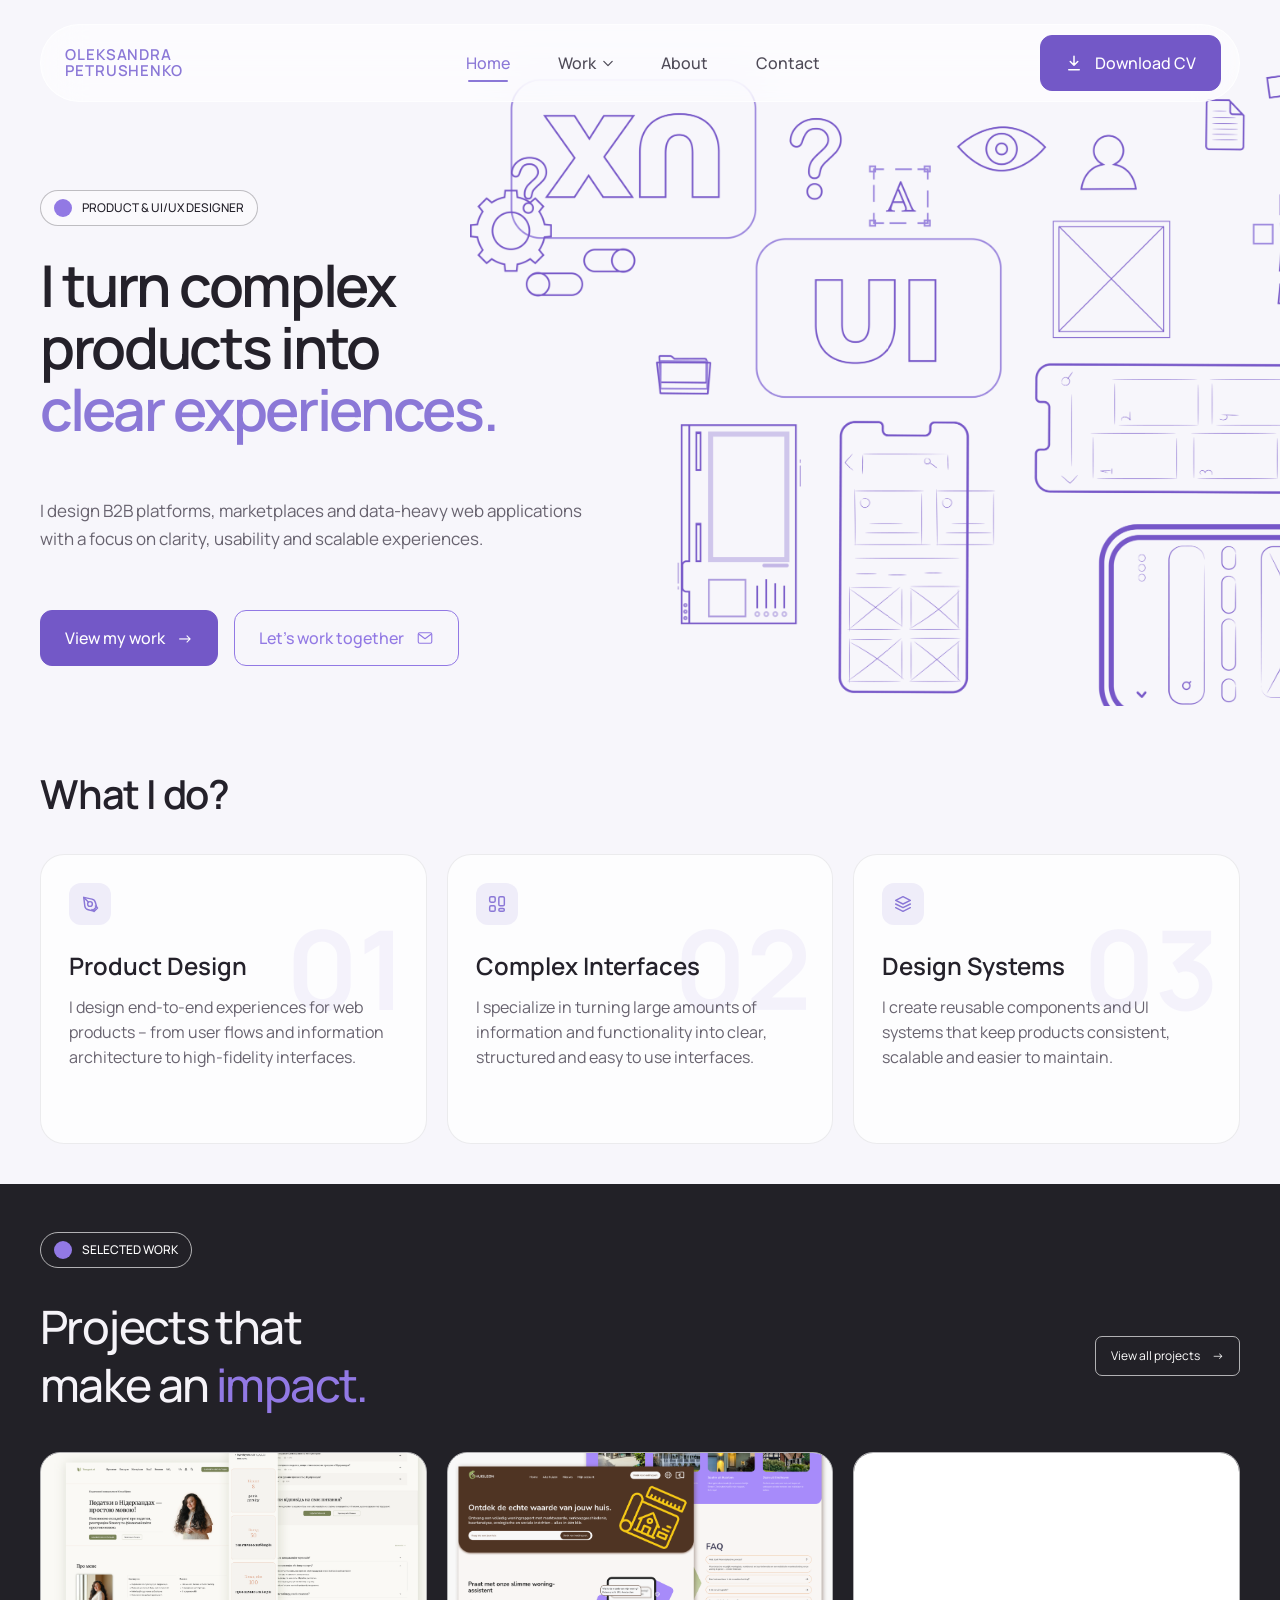
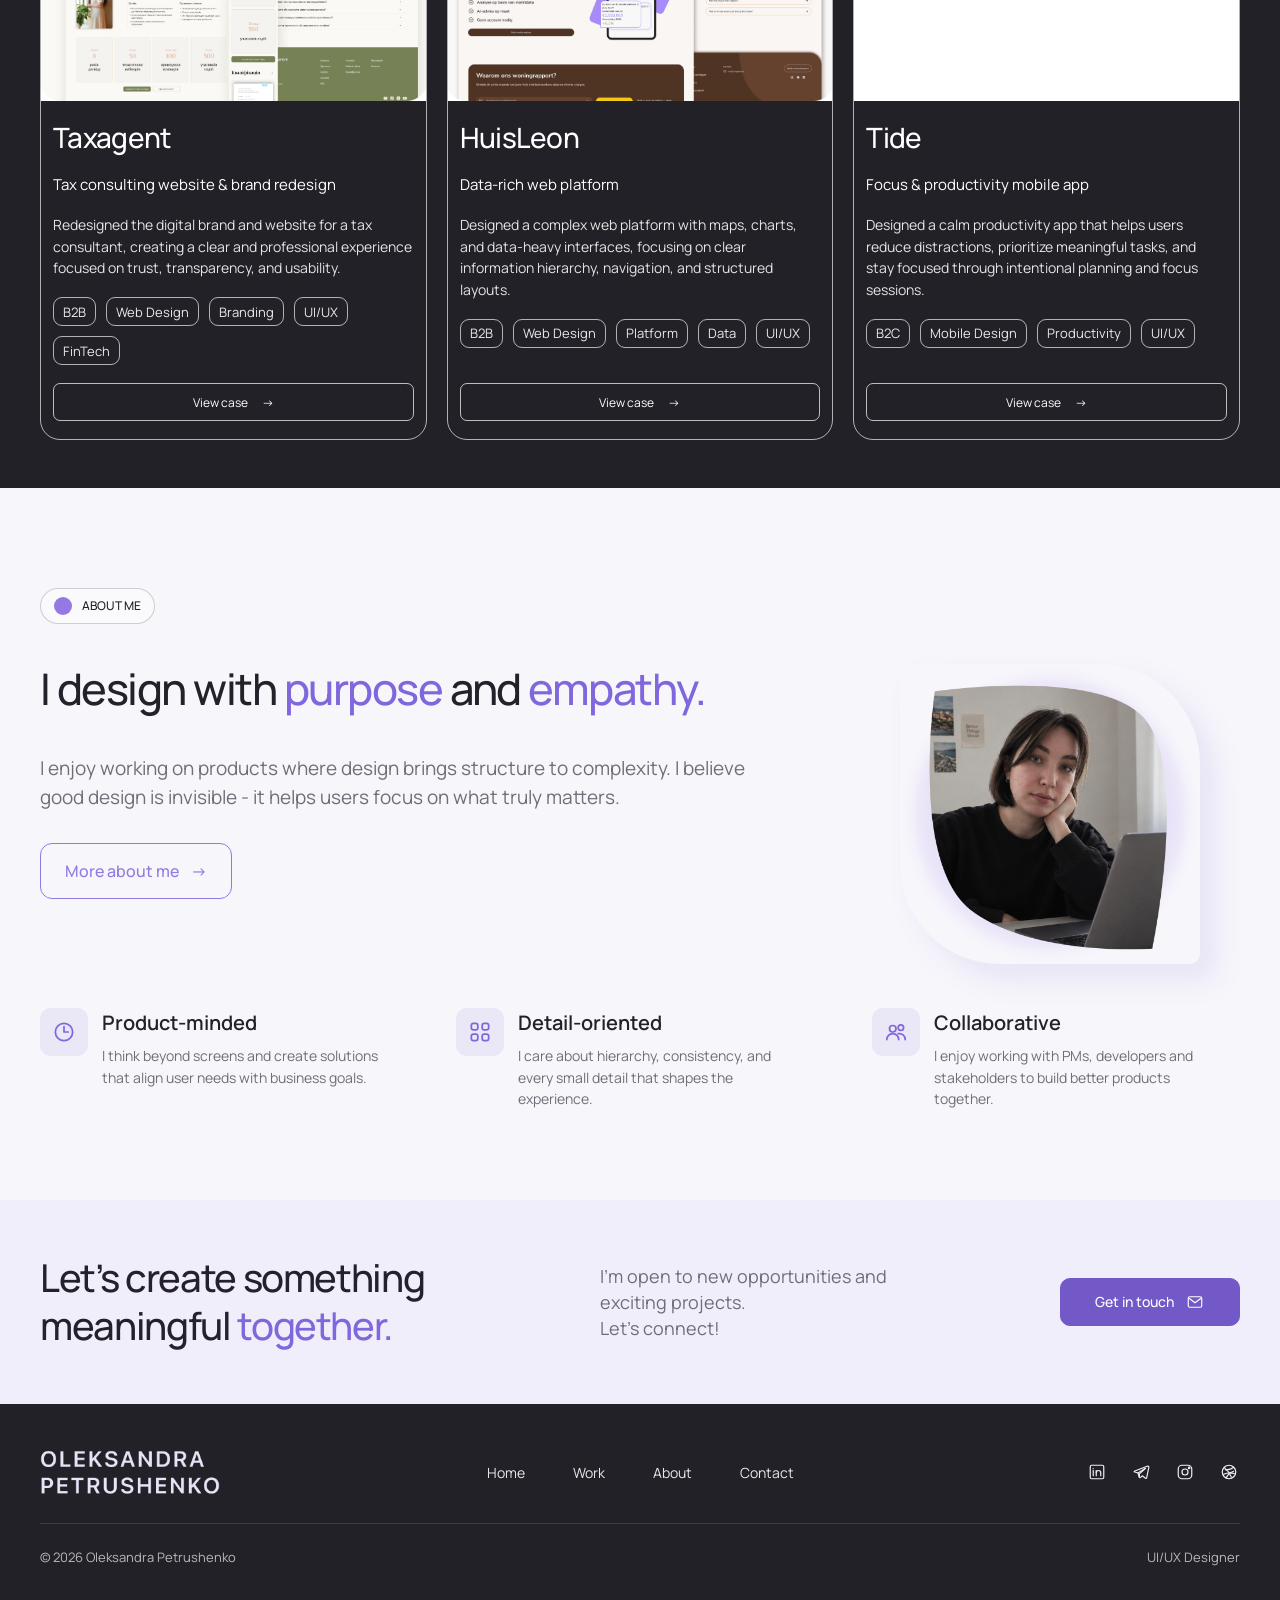
<file: index.html>
<!DOCTYPE html>
<html lang="en-US">
<head>

    <meta charset="UTF-8">

    <meta name="viewport" content="width=device-width, initial-scale=1">
    <meta name="robots" content="max-image-preview:large">
    <title>Oleksandra Petrushenko – Product Designer • UI/UX Designer</title>

    <link rel="canonical" href="/">

    <link rel="icon" href="/wp-content/uploads/2026/10/mini-logo-150x150.png" sizes="32x32">
    <link rel="icon" href="/wp-content/uploads/2026/10/mini-logo-300x300.png" sizes="192x192">
    <link rel="apple-touch-icon" href="/wp-content/uploads/2026/10/mini-logo-300x300.png">
    <meta name="msapplication-TileImage" content="/wp-content/uploads/2026/10/mini-logo-300x300.png">

    <!-- Hide preloader when JavaScript is disabled -->
    <noscript>
        <style>
            .op-preloader {
                display: none !important;
            }
        </style>
    </noscript>

    <link rel="stylesheet" href="/css/style.css">
</head>

<body>


<!-- PRELOADER -->
<div class="op-preloader" aria-hidden="true">

    <span class="op-preloader__top">
        PORTFOLIO / 2026
    </span>

    <div class="op-preloader__content">

        <div class="op-preloader__monogram">
            OP<span>.</span>
        </div>

        <div class="op-preloader__divider"></div>

        <div class="op-preloader__name">
            OLEKSANDRA PETRUSHENKO
        </div>

        <div class="op-preloader__role">
            UI/UX & PRODUCT DESIGN
        </div>

        <div class="op-preloader__progress">
            <span></span>
        </div>

    </div>

    <span class="op-preloader__bottom">
        DESIGN WITH INTENTION
    </span>

</div>


<!-- ===== HEADER ===== -->

<div class="op-header">

    <div class="op-header__inner">

        <!-- LOGO -->

        <a class="op-logo" href="/">
            <span>OLEKSANDRA</span>
            <span>PETRUSHENKO</span>
        </a>


        <!-- DESKTOP NAVIGATION -->

        <nav class="op-nav">
            <a class="op-nav__link op-nav__link--active" href="/">Home</a>

            <div class="op-nav-dropdown">
                <a class="op-nav__link op-nav-dropdown__trigger" href="/work/">
                    Work

                    <svg class="op-nav-dropdown__arrow"
                         viewBox="0 0 12 8"
                         aria-hidden="true">
                        <path d="M1 1.5L6 6.5L11 1.5"/>
                    </svg>
                </a>

                <div class="op-nav-dropdown__menu">
                    <a href="/linkplanner/">LinkPlanner</a>
                    <a href="/huisleon/">HuisLeon</a>
                    <a href="/taxagent/">Taxagent</a>
                    <a href="/ai-landing/">AI Chat</a>
                    <a href="/tide/">Tide</a>
                </div>
            </div>

            <a class="op-nav__link" href="/about/">About</a>
            <a class="op-nav__link" href="/contact/">Contact</a>
        </nav>


        <!-- DESKTOP CV -->

        <a class="op-cv" href="https://drive.google.com/file/d/191JbVOFERhRfzCGnw-VgpEy6xldY5_GI/view?usp=sharing"
           target="_blank" rel="noopener noreferrer">

            <svg class="op-cv__icon" viewbox="0 0 24 24" aria-hidden="true">
                <path d="M12 3v12m0 0 5-5m-5 5-5-5M5 21h14" fill="none" stroke="currentColor" stroke-width="2"
                      stroke-linecap="round" stroke-linejoin="round"></path>
            </svg>

            <span>Download CV</span>

        </a>


        <!-- MOBILE MENU BUTTON -->

        <button class="op-menu-toggle" type="button" aria-label="Open menu" aria-expanded="false"
                aria-controls="op-mobile-menu" onclick="opToggleMenu(this)">
            <span></span>
            <span></span>
        </button>


        <!-- MOBILE MENU -->
        <div class="op-mobile-menu" id="op-mobile-menu">

            <nav class="op-mobile-nav" aria-label="Mobile navigation">

                <a href="/" class="op-mobile-nav__active">
                    Home
                    <span>→</span>
                </a>

                <a href="/work/">
                    Work
                    <span>→</span>
                </a>

                <a href="/linkplanner/">
                    LinkPlanner
                    <span>→</span>
                </a>

                <a href="/huisleon/">
                    HuisLeon
                    <span>→</span>
                </a>

                <a href="/taxagent/">
                    Taxagent
                    <span>→</span>
                </a>

                <a href="/ai-landing/">
                    AI Chat
                    <span>→</span>
                </a>

                <a href="/tide/">
                    Tide
                    <span>→</span>
                </a>

                <a href="/about/">
                    About
                    <span>→</span>
                </a>

                <a href="/contact/">
                    Contact
                    <span>→</span>
                </a>
            </nav>


            <!-- MOBILE CV -->

            <a class="op-mobile-cv"
               href="https://drive.google.com/file/d/191JbVOFERhRfzCGnw-VgpEy6xldY5_GI/view?usp=sharing"
               target="_blank"
               rel="noopener noreferrer">

                <svg viewbox="0 0 24 24" aria-hidden="true">
                    <path d="M12 3v12m0 0 5-5m-5 5-5-5M5 21h14" fill="none" stroke="currentColor" stroke-width="2"
                          stroke-linecap="round" stroke-linejoin="round"></path>
                </svg>

                <span>Download CV</span>

            </a>

        </div>

    </div>

</div>

<!-- ===== HERO ===== -->

<section class="op-hero">

    <div class="op-hero__inner">

        <!-- LEFT -->

        <div class="op-hero__content">

            <div class="op-hero__label">
                <span class="op-hero__label-dot"></span>
                PRODUCT & UI/UX DESIGNER
            </div>

            <h1 class="op-hero__title">
                I turn complex<br>
                products into<br>
                <span>clear experiences.</span>
            </h1>

            <p class="op-hero__text">
                I design B2B platforms, marketplaces and data-heavy web applications with a focus on clarity, usability and scalable experiences.
            </p>

            <div class="op-hero__actions">

                <a class="op-hero__primary" href="/work/">
                    View my work
                    <span aria-hidden="true">→</span>
                </a>

                <a class="op-hero__secondary"
                   href="mailto:oleksandrapetrushenko2401@gmail.com?subject=Let%27s%20work%20together">
                    <span>Let’s work together</span>

                    <svg class="op-hero__secondary-icon" viewbox="0 0 24 24" aria-hidden="true">
                        <rect x="3" y="5" width="18" height="14" rx="2"></rect>
                        <path d="m4 7 8 6 8-6"></path>
                    </svg>
                </a>

            </div>

        </div>


        <!-- RIGHT -->

        <div class="op-hero__visual">

            <img decoding="async" class="op-hero__image" src="/wp-content/uploads/2026/10/Group-1-scaled.png"
                 alt="UI/UX design illustration">

        </div>

    </div>

</section>

<section class="op-services">
    <div class="op-services__inner">

        <h2 class="op-services__title">What I do?</h2>

        <div class="op-services__grid">


            <!-- ===== CARD 01 — PRODUCT DESIGN ===== -->

            <article class="op-service-card">

                <div class="op-service-card__icon">
                    <svg viewbox="0 0 24 24" aria-hidden="true">

                        <!-- Pen tool -->
                        <path d="
              M5.2 4.8
              L14.2 6.7
              C16.1 7.1 17.5 8.5 17.9 10.4
              L19.2 15.1
              L14.8 19.5
              L10.1 18.2
              C8.2 17.8 6.8 16.4 6.4 14.5
              Z
            "></path>

                        <!-- Center point -->
                        <circle cx="12" cy="12" r="2.6"></circle>

                        <!-- Line from pen corner -->
                        <path d="M5.2 4.8 L10.2 9.8"></path>

                        <!-- Bottom part -->
                        <path d="
              M17.9 14.1
              L20.2 16.4
              L16.4 20.2
              L14.1 17.9
            "></path>

                    </svg>
                </div>

                <div class="op-service-card__number">01</div>

                <h3>Product Design</h3>

                <p>
                    I design end-to-end experiences for web products –
                    from user flows and information architecture to
                    high-fidelity interfaces.
                </p>

            </article>


            <!-- ===== CARD 02 — COMPLEX INTERFACES ===== -->

            <article class="op-service-card">

                <div class="op-service-card__icon">
                    <svg viewbox="0 0 24 24" aria-hidden="true">
                        <rect x="4" y="4" width="6" height="6" rx="1.5"></rect>
                        <rect x="14" y="4" width="6" height="10" rx="1.5"></rect>
                        <rect x="4" y="14" width="6" height="6" rx="1.5"></rect>
                        <rect x="14" y="17" width="6" height="3" rx="1.5"></rect>
                    </svg>
                </div>

                <div class="op-service-card__number">02</div>

                <h3>Complex Interfaces</h3>

                <p>
                    I specialize in turning large amounts of information
                    and functionality into clear, structured and easy
                    to use interfaces.
                </p>

            </article>


            <!-- ===== CARD 03 — DESIGN SYSTEMS ===== -->

            <article class="op-service-card">

                <div class="op-service-card__icon">
                    <svg viewbox="0 0 24 24" aria-hidden="true">
                        <path d="m12 4 8 4-8 4-8-4 8-4Z"></path>
                        <path d="m4 12 8 4 8-4"></path>
                        <path d="m4 16 8 4 8-4"></path>
                    </svg>
                </div>

                <div class="op-service-card__number">03</div>

                <h3>Design Systems</h3>

                <p>
                    I create reusable components and UI systems that keep
                    products consistent, scalable and easier to maintain.
                </p>

            </article>


        </div>
    </div>
</section>

<!-- ==================================================
     SELECTED WORK
     ================================================== -->

<section class="op-work">

    <div class="op-work__inner">

        <!-- ===== LABEL ===== -->

        <div class="op-work__label">
            <span class="op-work__label-dot"></span>
            SELECTED WORK
        </div>


        <!-- ===== HEADER ===== -->

        <div class="op-work__header">

            <h2 class="op-work__title">
                Projects that<br>
                make an <span>impact.</span>
            </h2>

            <a class="op-work__all" href="/work/">
                View all projects
                <span>→</span>
            </a>

        </div>


        <!-- ==================================================
             PROJECT CARDS
             ================================================== -->

        <div class="op-work__grid">


            <!-- ===== TAXAGENT ===== -->

            <article class="op-project-card">

                <div class="op-project-card__image-wrap">
                    <img decoding="async" class="op-project-card__image"
                         src="/wp-content/uploads/2026/10/Rectangle-3.png" alt="Taxagent project">
                </div>


                <div class="op-project-card__content">

                    <h3>Taxagent</h3>

                    <p class="op-project-card__subtitle">
                        Tax consulting website &amp; brand redesign
                    </p>

                    <p class="op-project-card__description">
                        Redesigned the digital brand and website for a tax consultant,
                        creating a clear and professional experience focused on trust,
                        transparency, and usability.
                    </p>


                    <div class="op-project-card__tags">
                        <span>B2B</span>
                        <span>Web Design</span>
                        <span>Branding</span>
                        <span>UI/UX</span>
                        <span>FinTech</span>
                    </div>


                    <a class="op-project-card__button" href="/taxagent/">
                        View case
                        <span>→</span>
                    </a>

                </div>

            </article>


            <!-- ===== HUISLEON ===== -->

            <article class="op-project-card">

                <div class="op-project-card__image-wrap">
                    <img decoding="async" class="op-project-card__image"
                         src="/wp-content/uploads/2026/10/Rectangle-3-1.png" alt="HuisLeon project">
                </div>


                <div class="op-project-card__content">

                    <h3>HuisLeon</h3>

                    <p class="op-project-card__subtitle">
                        Data-rich web platform
                    </p>

                    <p class="op-project-card__description">
                        Designed a complex web platform with maps, charts, and data-heavy
                        interfaces, focusing on clear information hierarchy, navigation,
                        and structured layouts.
                    </p>


                    <div class="op-project-card__tags">
                        <span>B2B</span>
                        <span>Web Design</span>
                        <span>Platform</span>
                        <span>Data</span>
                        <span>UI/UX</span>
                    </div>


                    <a class="op-project-card__button" href="/huisleon/">
                        View case
                        <span>→</span>
                    </a>

                </div>

            </article>


            <!-- ===== TIDE ===== -->

            <article class="op-project-card">

                <div class="op-project-card__image-wrap">
                    <img decoding="async" class="op-project-card__image"
                         src="/wp-content/uploads/2026/10/Rectangle-3-2.png" alt="Tide project">
                </div>


                <div class="op-project-card__content">

                    <h3>Tide</h3>

                    <p class="op-project-card__subtitle">
                        Focus &amp; productivity mobile app
                    </p>

                    <p class="op-project-card__description">
                        Designed a calm productivity app that helps users reduce
                        distractions, prioritize meaningful tasks, and stay focused
                        through intentional planning and focus sessions.
                    </p>


                    <div class="op-project-card__tags">
                        <span>B2C</span>
                        <span>Mobile Design</span>
                        <span>Productivity</span>
                        <span>UI/UX</span>
                    </div>


                    <a class="op-project-card__button" href="/tide/">
                        View case
                        <span>→</span>
                    </a>

                </div>

            </article>


        </div>

    </div>

</section>

<!-- ==================================================
     ABOUT ME
     ================================================== -->

<section class="op-about">

    <div class="op-about__inner">

        <!-- ===== LABEL ===== -->

        <div class="op-about__label">
            <span class="op-about__label-dot"></span>
            ABOUT ME
        </div>


        <!-- ===== TOP CONTENT ===== -->

        <div class="op-about__top">

            <div class="op-about__main">

                <h2 class="op-about__title">
                    I design with <span>purpose</span> and <span>empathy.</span>
                </h2>

                <p class="op-about__intro">
                    I enjoy working on products where design brings structure to
                    complexity. I believe good design is invisible - it helps users focus
                    on what truly matters.
                </p>

                <a class="op-about__button" href="/about/">
                    More about me
                    <span>→</span>
                </a>

            </div>


            <!-- ===== PHOTO ===== -->

            <div class="op-about__photo-wrap">

                <img decoding="async" class="op-about__photo" src="/wp-content/uploads/2026/10/photo.png"
                     alt="Oleksandra Petrushenko">

            </div>

        </div>


        <!-- ==================================================
             TRAITS
             ================================================== -->

        <div class="op-about__traits">


            <!-- PRODUCT-MINDED -->

            <div class="op-about__trait">

                <div class="op-about__trait-icon">

                    <svg viewbox="0 0 24 24" aria-hidden="true">
                        <circle cx="12" cy="12" r="8"></circle>
                        <path d="M12 7v5h4"></path>
                    </svg>

                </div>

                <div class="op-about__trait-content">

                    <h3>Product-minded</h3>

                    <p>
                        I think beyond screens and create solutions that align
                        user needs with business goals.
                    </p>

                </div>

            </div>


            <!-- DETAIL-ORIENTED -->

            <div class="op-about__trait">

                <div class="op-about__trait-icon">

                    <svg viewbox="0 0 24 24" aria-hidden="true">
                        <rect x="4" y="4" width="6" height="6" rx="2"></rect>
                        <rect x="14" y="4" width="6" height="6" rx="2"></rect>
                        <rect x="4" y="14" width="6" height="6" rx="2"></rect>
                        <rect x="14" y="14" width="6" height="6" rx="2"></rect>
                    </svg>

                </div>

                <div class="op-about__trait-content">

                    <h3>Detail-oriented</h3>

                    <p>
                        I care about hierarchy, consistency, and every small
                        detail that shapes the experience.
                    </p>

                </div>

            </div>


            <!-- COLLABORATIVE -->

            <div class="op-about__trait">

                <div class="op-about__trait-icon">

                    <svg viewbox="0 0 24 24" aria-hidden="true">
                        <circle cx="9" cy="9" r="3"></circle>
                        <circle cx="16.5" cy="8" r="2.5"></circle>
                        <path d="M3.5 19c0-3 2.4-5.5 5.5-5.5s5.5 2.5 5.5 5.5"></path>
                        <path d="M14 13.5c3.5-.5 6.5 1.8 6.5 5.5"></path>
                    </svg>

                </div>

                <div class="op-about__trait-content">

                    <h3>Collaborative</h3>

                    <p>
                        I enjoy working with PMs, developers and stakeholders
                        to build better products together.
                    </p>

                </div>

            </div>


        </div>

    </div>

</section>

<!-- ==================================================
     CTA
     ================================================== -->

<section class="op-cta">

    <div class="op-cta__inner">

        <!-- ===== TITLE ===== -->

        <h2 class="op-cta__title">
            Let’s create something<br>
            meaningful <span>together.</span>
        </h2>


        <!-- ===== TEXT ===== -->

        <p class="op-cta__text">
            I’m open to new opportunities and<br>
            exciting projects.<br>
            Let’s connect!
        </p>


        <!-- ===== BUTTON ===== -->

        <a class="op-cta__button" href="mailto:oleksandrapetrushenko2401@gmail.com?subject=Let%27s%20work%20together">

            <span>Get in touch</span>

            <svg viewbox="0 0 24 24" aria-hidden="true">
                <rect x="3" y="5" width="18" height="14" rx="2"></rect>
                <path d="m4 7 8 6 8-6"></path>
            </svg>

        </a>

    </div>


</section>

<!-- ==================================================
     FOOTER
     ================================================== -->

<footer class="op-footer">

    <div class="op-footer__inner">

        <!-- ===== LOGO ===== -->

        <a class="op-footer__logo" href="/" aria-label="Home">
            <img decoding="async" src="/wp-content/uploads/2026/10/logo-1.png" alt="Oleksandra Petrushenko">
        </a>


        <!-- ===== NAVIGATION ===== -->

        <nav class="op-footer__nav" aria-label="Footer navigation">

            <a href="/">Home</a>
            <a href="/work/">Work</a>
            <a href="/about/">About</a>
            <a href="/contact/">Contact</a>

        </nav>


        <!-- ===== SOCIALS ===== -->

        <div class="op-footer__socials">


            <!-- LINKEDIN -->

            <a href="https://www.linkedin.com/in/oleksandra-petrushenko-designer/" target="_blank"
               rel="noopener noreferrer" aria-label="LinkedIn">
                <svg viewbox="0 0 24 24" aria-hidden="true">
                    <rect x="3" y="3" width="18" height="18" rx="2"></rect>
                    <path d="M7 10v7"></path>
                    <path d="M7 7.5v.01"></path>
                    <path d="M11 17v-7"></path>
                    <path d="M11 13c0-1.7 1.2-3 3-3s3 1.3 3 3v4"></path>
                </svg>
            </a>


            <!-- TELEGRAM -->

            <a href="https://t.me/Alexandra24Pe" target="_blank" rel="noopener noreferrer" aria-label="Telegram">
                <svg viewbox="0 0 24 24" aria-hidden="true">
                    <path d="M21 4 3.8 10.6c-1.2.5-1.2 1.1-.2 1.4l4.4 1.4 1.7 5.2c.2.6.1.9.8.9.5 0 .8-.2 1-.4l2.1-2 4.4 3.2c.8.4 1.4.2 1.6-.8L22.4 6c.3-1.2-.5-1.8-1.4-2Z"></path>
                    <path d="m8 13.4 10.1-6.3"></path>
                    <path d="m9.7 18.6.2-4.1 7.4-6.7"></path>
                </svg>
            </a>


            <!-- INSTAGRAM -->

            <a href="https://www.instagram.com/alpe_designer" target="_blank" rel="noopener noreferrer"
               aria-label="Instagram">
                <svg viewbox="0 0 24 24" aria-hidden="true">
                    <rect x="3" y="3" width="18" height="18" rx="5"></rect>
                    <circle cx="12" cy="12" r="4"></circle>
                    <circle cx="17.5" cy="6.5" r="1"></circle>
                </svg>
            </a>


            <!-- DRIBBBLE -->

            <a href="https://dribbble.com/_al_pe_" target="_blank" rel="noopener noreferrer" aria-label="Dribbble">
                <svg viewbox="0 0 24 24" aria-hidden="true">
                    <circle cx="12" cy="12" r="9"></circle>
                    <path d="M6 6.5c4 3 7 7 9 12"></path>
                    <path d="M5 15c4-2 9-2.5 14-1"></path>
                    <path d="M8 20c2-4 5-7 10-9"></path>
                    <path d="M7 9c4 .3 8-.5 11-3"></path>
                </svg>
            </a>

        </div>

    </div>
    <!-- BOTTOM -->

    <div class="op-footer__bottom">

        <p>
            © 2026 Oleksandra Petrushenko
        </p>

        <p>
            UI/UX Designer
        </p>

    </div>
</footer>

<script src="/js/main.js"></script>


<!-- Cloudflare Web Analytics -->
<script
        type="module"
        src="https://static.cloudflareinsights.com/beacon.min.js"
        data-cf-beacon='{"token":"5943d422c7884ce194f5fe70c7620913"}'>
</script>
<!-- End Cloudflare Web Analytics -->

</body>
</html>
</file>
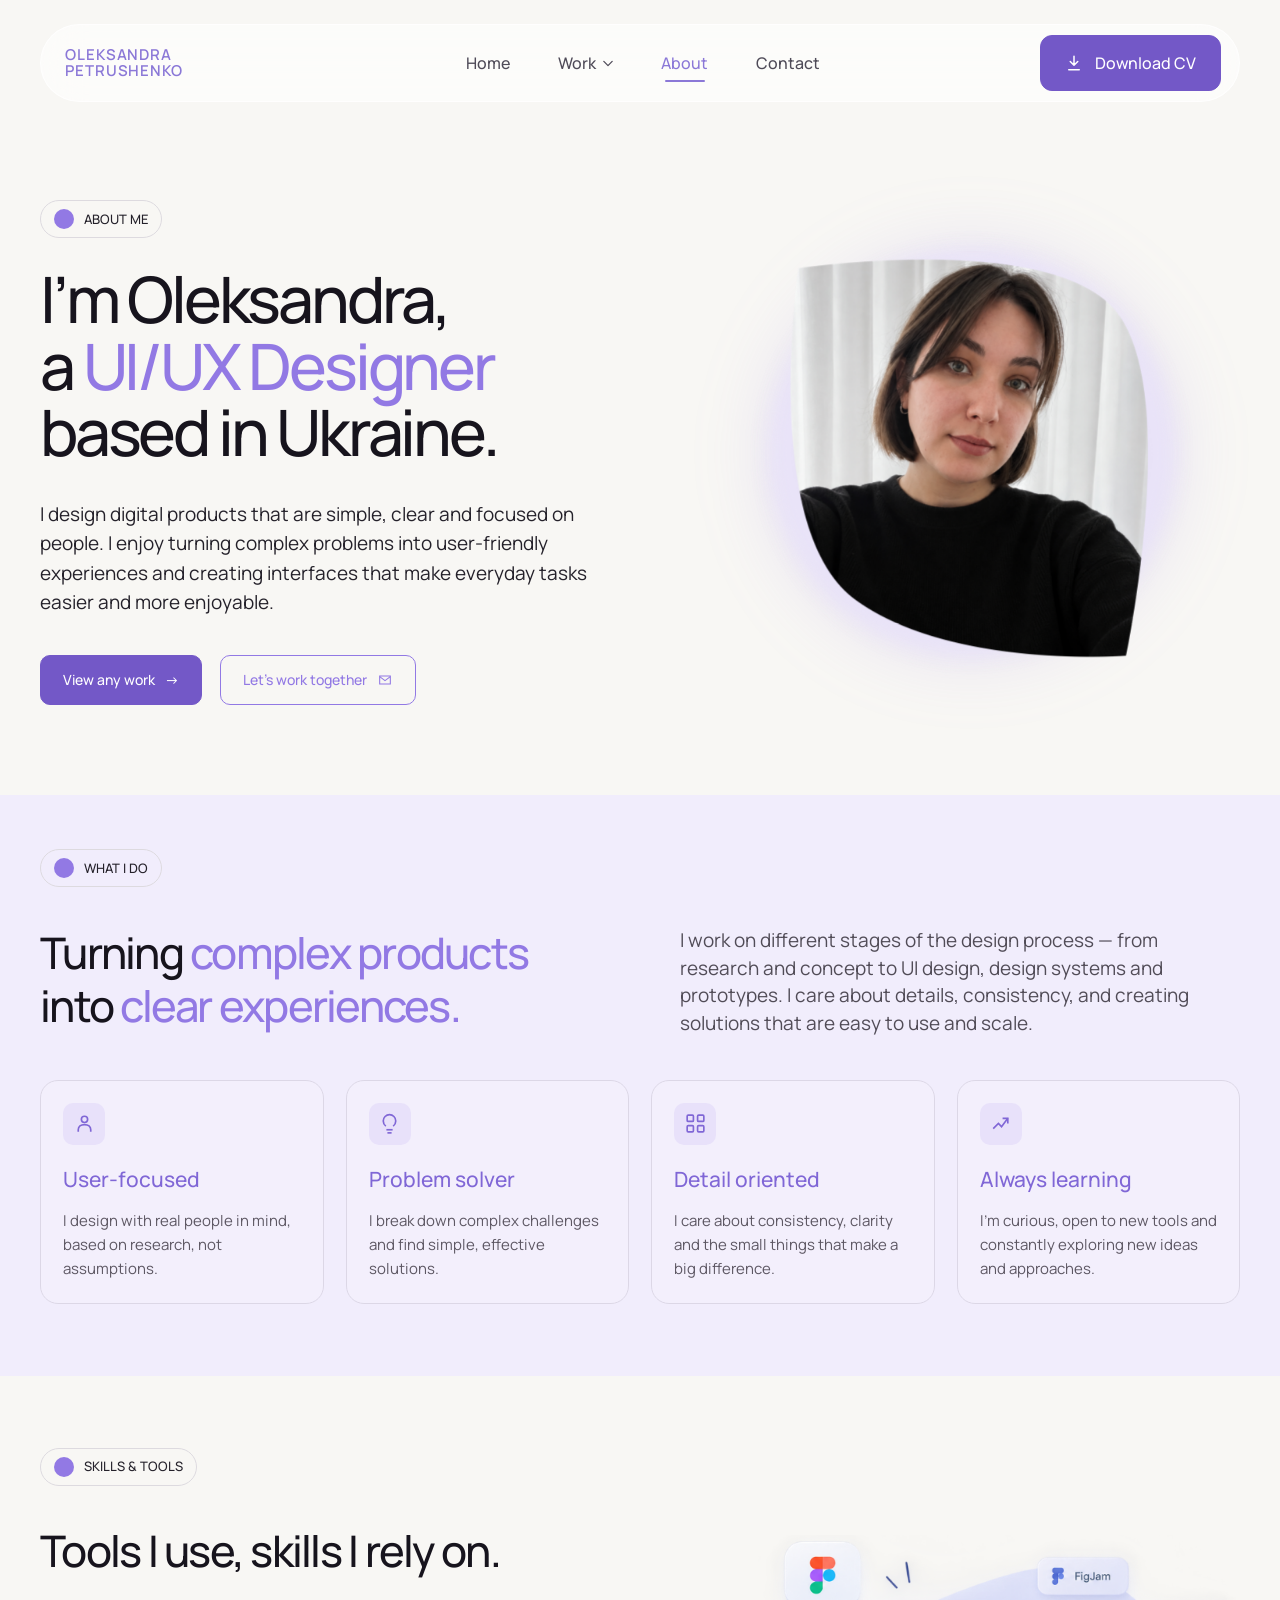
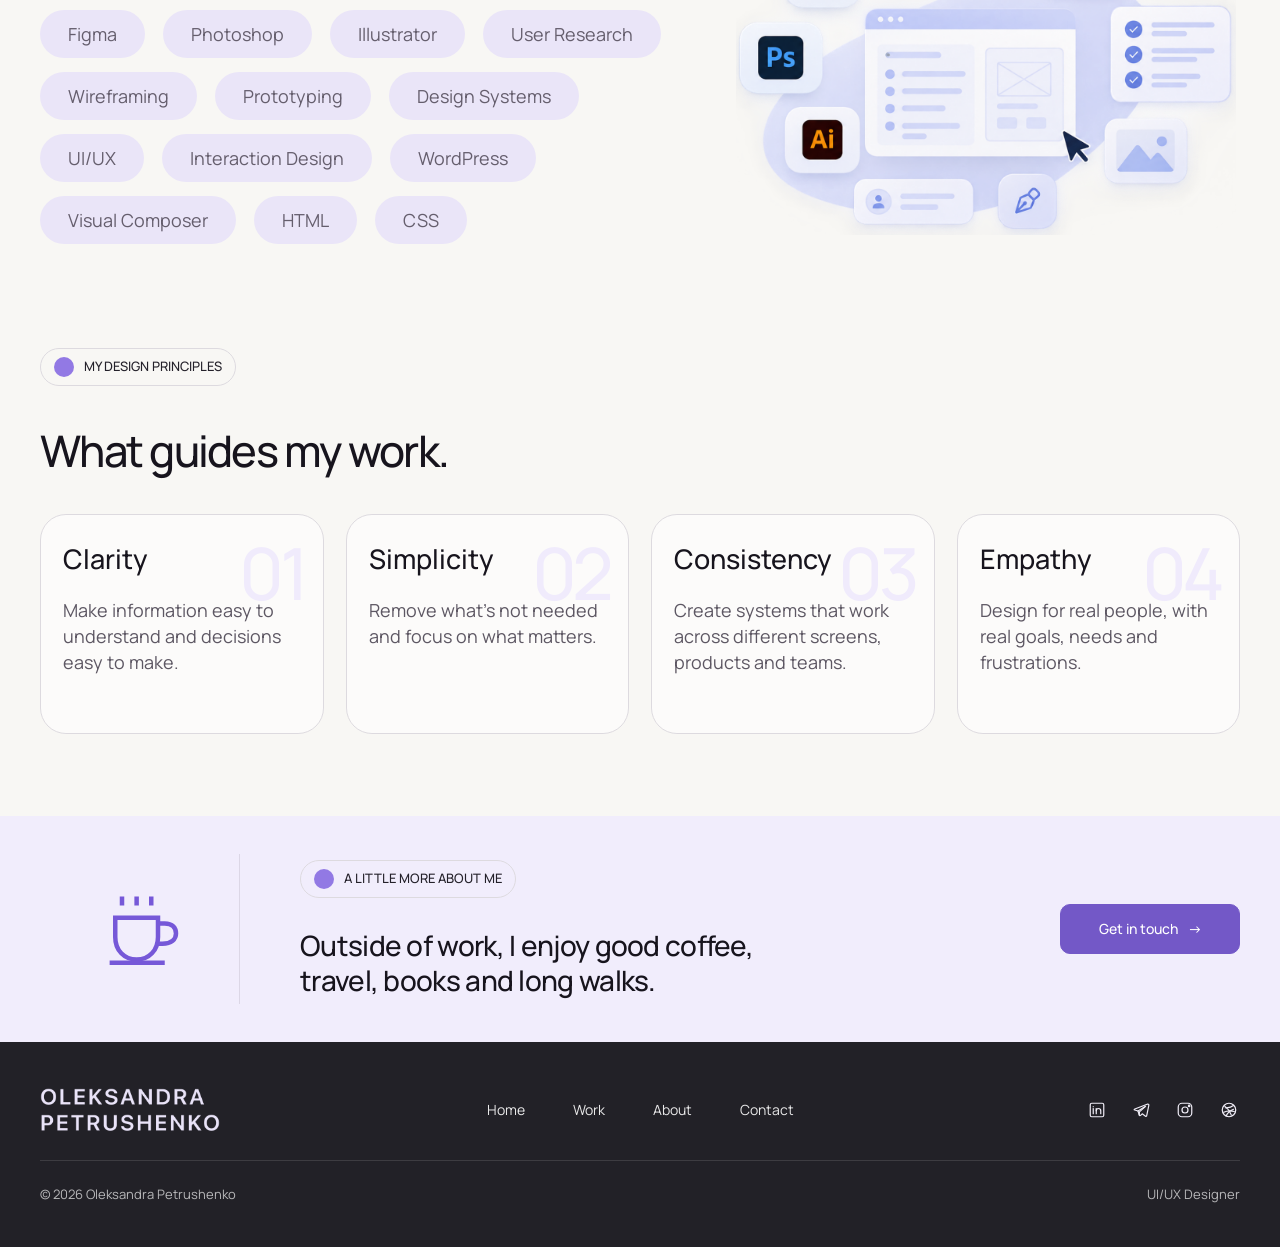
<file: about/index.html>
<!DOCTYPE html>
<html lang="en-US">
<head>
    <meta charset="UTF-8">

    <meta name="viewport" content="width=device-width, initial-scale=1">
    <meta name="robots" content="max-image-preview:large">
    <title>About – Oleksandra Petrushenko</title>

    <link rel="canonical" href="/about/">

    <link rel="icon" href="/wp-content/uploads/2026/10/mini-logo-150x150.png" sizes="32x32">
    <link rel="icon" href="/wp-content/uploads/2026/10/mini-logo-300x300.png" sizes="192x192">
    <link rel="apple-touch-icon" href="/wp-content/uploads/2026/10/mini-logo-300x300.png">
    <meta name="msapplication-TileImage" content="/wp-content/uploads/2026/10/mini-logo-300x300.png">
    <link rel="stylesheet" href="/css/style.css">
</head>

<body>

<div class="op-about-page">

    <!-- =========================================================
         HEADER
         ========================================================= -->

    <div class="op-header">

        <div class="op-header__inner">

            <a class="op-logo" href="/">
                <span>OLEKSANDRA</span>
                <span>PETRUSHENKO</span>
            </a>

            <nav class="op-nav" aria-label="Main navigation">
                <a href="/" class="op-nav__link">Home</a>

                <div class="op-nav-dropdown">
                    <a href="/work/" class="op-nav__link op-nav-dropdown__trigger">
                        Work

                        <svg class="op-nav-dropdown__arrow"
                             viewBox="0 0 12 8"
                             aria-hidden="true">
                            <path d="M1 1.5L6 6.5L11 1.5"/>
                        </svg>
                    </a>

                    <div class="op-nav-dropdown__menu">
                        <a href="/linkplanner/">LinkPlanner</a>
                        <a href="/huisleon/">HuisLeon</a>
                        <a href="/taxagent/">Taxagent</a>
                        <a href="/ai-landing/">AI Chat</a>
                        <a href="/tide/">Tide</a>
                    </div>
                </div>

                <a href="/about/" class="op-nav__link op-nav__link--active">About</a>
                <a href="/contact/" class="op-nav__link">Contact</a>
            </nav>

            <a class="op-cv"
               href="https://drive.google.com/file/d/191JbVOFERhRfzCGnw-VgpEy6xldY5_GI/view?usp=sharing"
               target="_blank" rel="noopener noreferrer">

                <svg class="op-cv__icon" viewbox="0 0 24 24" aria-hidden="true">
                    <path d="M12 3v12m0 0 5-5m-5 5-5-5M5 21h14" fill="none" stroke="currentColor"
                          stroke-width="2" stroke-linecap="round" stroke-linejoin="round"></path>
                </svg>

                <span>Download CV</span>
            </a>

            <!-- MOBILE MENU BUTTON -->

            <button class="op-menu-toggle" type="button" aria-label="Open menu" aria-expanded="false"
                    aria-controls="op-mobile-menu" onclick="opToggleMenu(this)">
                <span></span>
                <span></span>
            </button>


            <!-- MOBILE MENU -->

            <div class="op-mobile-menu" id="op-mobile-menu">

                <nav class="op-mobile-nav" aria-label="Mobile navigation">

                    <a href="/">
                        Home
                        <span>→</span>
                    </a>

                    <a href="/work/">
                        Work
                        <span>→</span>
                    </a>

                    <a href="/linkplanner/">
                        LinkPlanner
                        <span>→</span>
                    </a>

                    <a href="/huisleon/">
                        HuisLeon
                        <span>→</span>
                    </a>

                    <a href="/taxagent/">
                        Taxagent
                        <span>→</span>
                    </a>

                    <a href="/ai-landing/">
                        AI Chat
                        <span>→</span>
                    </a>

                    <a href="/tide/">
                        Tide
                        <span>→</span>
                    </a>

                    <a href="/about/" class="op-mobile-nav__active">
                        About
                        <span>→</span>
                    </a>

                    <a href="/contact/">
                        Contact
                        <span>→</span>
                    </a>

                </nav>


                <!-- MOBILE CV -->

                <a class="op-mobile-cv"
                   href="https://drive.google.com/file/d/191JbVOFERhRfzCGnw-VgpEy6xldY5_GI/view?usp=sharing"
                   target="_blank" rel="noopener noreferrer">

                    <svg viewbox="0 0 24 24" aria-hidden="true">
                        <path d="M12 3v12m0 0 5-5m-5 5-5-5M5 21h14" fill="none" stroke="currentColor"
                              stroke-width="2" stroke-linecap="round" stroke-linejoin="round"></path>
                    </svg>

                    <span>Download CV</span>

                </a>

            </div>

        </div>

    </div>


    <!-- =========================================================
         HERO
         ========================================================= -->

    <section class="op-about-hero">

        <div class="op-about-hero__inner">

            <div class="op-about-hero__content">

                <div class="op-section-label">
                    <span class="op-section-label__dot"></span>
                    <span>ABOUT ME</span>
                </div>

                <h1 class="op-about-hero__title">
                    I’m Oleksandra,<br>
                    a <span>UI/UX Designer</span><br>
                    based in Ukraine.
                </h1>

                <p class="op-about-hero__text">
                    I design digital products that are simple, clear and
                    focused on people. I enjoy turning complex problems
                    into user-friendly experiences and creating interfaces
                    that make everyday tasks easier and more enjoyable.
                </p>

                <div class="op-about-hero__actions">

                    <a href="/work/" class="op-btn op-btn--primary">
                        View any work
                        <span>→</span>
                    </a>

                    <a href="mailto:oleksandrapetrushenko2401@gmail.com" class="op-btn op-btn--secondary">

                        Let’s work together

                        <svg viewbox="0 0 24 24" aria-hidden="true">
                            <path d="M4 6h16v12H4V6Z" fill="none" stroke="currentColor"
                                  stroke-width="1.6"></path>
                            <path d="m4 7 8 6 8-6" fill="none" stroke="currentColor" stroke-width="1.6"></path>
                        </svg>

                    </a>

                </div>

            </div>


            <div class="op-about-hero__visual">

                <img decoding="async" src="/wp-content/uploads/2026/10/photo-1-scaled.png"
                     alt="Oleksandra Petrushenko">

            </div>

        </div>

    </section>


    <!-- =========================================================
         WHAT I DO
         ========================================================= -->

    <section class="op-about-do">

        <div class="op-about-do__inner">

            <div class="op-section-label">
                <span class="op-section-label__dot"></span>
                <span>WHAT I DO</span>
            </div>


            <div class="op-about-do__intro">

                <h2>
                    Turning <span>complex products</span><br>
                    into <span>clear experiences.</span>
                </h2>

                <p>
                    I work on different stages of the design process —
                    from research and concept to UI design, design systems
                    and prototypes. I care about details, consistency, and
                    creating solutions that are easy to use and scale.
                </p>

            </div>


            <div class="op-about-do__cards">

                <!-- CARD 1 -->

                <article class="op-about-card">

                    <div class="op-about-card__icon">

                        <svg viewbox="0 0 24 24" fill="none" stroke="currentColor" stroke-width="1.6">
                            <circle cx="12" cy="8" r="3"></circle>
                            <path d="M6 20v-2c0-3 2.4-5 6-5s6 2 6 5v2"></path>
                        </svg>

                    </div>

                    <h3>User-focused</h3>

                    <p>
                        I design with real people in mind,
                        based on research, not assumptions.
                    </p>

                </article>


                <!-- CARD 2 -->

                <article class="op-about-card">

                    <div class="op-about-card__icon">

                        <svg viewbox="0 0 24 24" fill="none" stroke="currentColor" stroke-width="1.6">
                            <path d="M9 18h6"></path>
                            <path d="M10 21h4"></path>
                            <path d="M8.5 14.5C7 13.4 6 11.6 6 9.5a6 6 0 0 1 12 0c0 2.1-1 3.9-2.5 5"></path>
                        </svg>

                    </div>

                    <h3>Problem solver</h3>

                    <p>
                        I break down complex challenges and
                        find simple, effective solutions.
                    </p>

                </article>


                <!-- CARD 3 -->

                <article class="op-about-card">

                    <div class="op-about-card__icon">

                        <svg viewbox="0 0 24 24" fill="none" stroke="currentColor" stroke-width="1.6">
                            <rect x="4" y="4" width="6" height="6" rx="1"></rect>
                            <rect x="14" y="4" width="6" height="6" rx="1"></rect>
                            <rect x="4" y="14" width="6" height="6" rx="1"></rect>
                            <rect x="14" y="14" width="6" height="6" rx="1"></rect>
                        </svg>

                    </div>

                    <h3>Detail oriented</h3>

                    <p>
                        I care about consistency, clarity and
                        the small things that make a big difference.
                    </p>

                </article>


                <!-- CARD 4 -->

                <article class="op-about-card">

                    <div class="op-about-card__icon">

                        <svg viewbox="0 0 24 24" fill="none" stroke="currentColor" stroke-width="1.6">
                            <path d="M5 17 10 12l3 3 6-8"></path>
                            <path d="M14 7h5v5"></path>
                        </svg>

                    </div>

                    <h3>Always learning</h3>

                    <p>
                        I’m curious, open to new tools and
                        constantly exploring new ideas and approaches.
                    </p>

                </article>

            </div>

        </div>

    </section>


    <!-- =========================================================
         SKILLS & TOOLS
         ========================================================= -->

    <section class="op-about-skills">

        <div class="op-about-skills__inner">

            <div class="op-section-label">
                <span class="op-section-label__dot"></span>
                <span>SKILLS &amp; TOOLS</span>
            </div>


            <div class="op-about-skills__grid">

                <div class="op-about-skills__content">

                    <h2>
                        Tools I use, skills I rely on.
                    </h2>

                    <div class="op-about-skills__tags">

                        <span>Figma</span>
                        <span>Photoshop</span>
                        <span>Illustrator</span>
                        <span>User Research</span>
                        <span>Wireframing</span>
                        <span>Prototyping</span>
                        <span>Design Systems</span>
                        <span>UI/UX</span>
                        <span>Interaction Design</span>
                        <span>WordPress</span>
                        <span>Visual Composer</span>
                        <span>HTML</span>
                        <span>CSS</span>

                    </div>

                </div>


                <div class="op-about-skills__visual">

                    <img decoding="async" src="/wp-content/uploads/2026/10/image-6-scaled.png"
                         alt="UI UX design tools">

                </div>

            </div>

        </div>

    </section>


    <!-- =========================================================
         DESIGN PRINCIPLES
         ========================================================= -->

    <section class="op-about-principles">

        <div class="op-about-principles__inner">

            <div class="op-section-label">
                <span class="op-section-label__dot"></span>
                <span>MY DESIGN PRINCIPLES</span>
            </div>

            <h2>
                What guides my work.
            </h2>


            <div class="op-about-principles__grid">

                <!-- 01 -->

                <article class="op-principle">

                    <span class="op-principle__number">01</span>

                    <h3>Clarity</h3>

                    <p>
                        Make information easy to understand
                        and decisions easy to make.
                    </p>

                </article>


                <!-- 02 -->

                <article class="op-principle">

                    <span class="op-principle__number">02</span>

                    <h3>Simplicity</h3>

                    <p>
                        Remove what’s not needed and focus
                        on what matters.
                    </p>

                </article>


                <!-- 03 -->

                <article class="op-principle">

                    <span class="op-principle__number">03</span>

                    <h3>Consistency</h3>

                    <p>
                        Create systems that work across
                        different screens, products and teams.
                    </p>

                </article>


                <!-- 04 -->

                <article class="op-principle">

                    <span class="op-principle__number">04</span>

                    <h3>Empathy</h3>

                    <p>
                        Design for real people, with real goals,
                        needs and frustrations.
                    </p>

                </article>

            </div>

        </div>

    </section>


    <!-- =========================================================
         A LITTLE MORE ABOUT ME
         ========================================================= -->

    <section class="op-about-more">

        <div class="op-about-more__inner">

            <div class="op-about-more__icon">

                <svg viewbox="0 0 80 80" fill="none" stroke="currentColor" stroke-width="4" aria-hidden="true">

                    <path d="M18 30h38v17c0 12-8 20-19 20S18 59 18 47V30Z"></path>

                    <path d="M56 35h6c7 0 10 4 10 9s-4 9-12 9h-5"></path>

                    <path d="M24 19v-8M37 19v-8M50 19v-8"></path>

                    <path d="M13 70h49"></path>

                </svg>

            </div>


            <div class="op-about-more__content">

                <div class="op-section-label">
                    <span class="op-section-label__dot"></span>
                    <span>A LITTLE MORE ABOUT ME</span>
                </div>

                <p>
                    Outside of work, I enjoy good coffee,<br>
                    travel, books and long walks.
                </p>

            </div>


            <a href="mailto:oleksandrapetrushenko2401@gmail.com"
               class="op-btn op-btn--primary op-about-more__button">

                Get in touch
                <span>→</span>

            </a>

        </div>

    </section>


    <!-- =========================================================
         FOOTER
         ========================================================= -->

    <footer class="op-footer">

        <div class="op-footer__inner">

            <!-- ===== LOGO ===== -->

            <a class="op-footer__logo" href="/" aria-label="Home">
                <img decoding="async"
                     src="/wp-content/uploads/2026/10/logo-1.png"
                     alt="Oleksandra Petrushenko">
            </a>


            <!-- ===== NAVIGATION ===== -->

            <nav class="op-footer__nav" aria-label="Footer navigation">

                <a href="/">Home</a>
                <a href="/work/">Work</a>
                <a href="/about/">About</a>
                <a href="/contact/">Contact</a>

            </nav>


            <!-- ===== SOCIALS ===== -->

            <div class="op-footer__socials">

                <!-- LINKEDIN -->

                <a href="https://www.linkedin.com/in/oleksandra-petrushenko-designer/"
                   target="_blank"
                   rel="noopener noreferrer"
                   aria-label="LinkedIn">

                    <svg viewBox="0 0 24 24" aria-hidden="true">
                        <rect x="3" y="3" width="18" height="18" rx="2"></rect>
                        <path d="M7 10v7"></path>
                        <path d="M7 7.5v.01"></path>
                        <path d="M11 17v-7"></path>
                        <path d="M11 13c0-1.7 1.2-3 3-3s3 1.3 3 3v4"></path>
                    </svg>

                </a>


                <!-- TELEGRAM -->

                <a href="https://t.me/Alexandra24Pe"
                   target="_blank"
                   rel="noopener noreferrer"
                   aria-label="Telegram">

                    <svg viewBox="0 0 24 24" aria-hidden="true">
                        <path d="M21 4 3.8 10.6c-1.2.5-1.2 1.1-.2 1.4l4.4 1.4 1.7 5.2c.2.6.1.9.8.9.5 0 .8-.2 1-.4l2.1-2 4.4 3.2c.8.4 1.4.2 1.6-.8L22.4 6c.3-1.2-.5-1.8-1.4-2Z"></path>
                        <path d="m8 13.4 10.1-6.3"></path>
                        <path d="m9.7 18.6.2-4.1 7.4-6.7"></path>
                    </svg>

                </a>


                <!-- INSTAGRAM -->

                <a href="https://www.instagram.com/alpe_designer"
                   target="_blank"
                   rel="noopener noreferrer"
                   aria-label="Instagram">

                    <svg viewBox="0 0 24 24" aria-hidden="true">
                        <rect x="3" y="3" width="18" height="18" rx="5"></rect>
                        <circle cx="12" cy="12" r="4"></circle>
                        <circle cx="17.5" cy="6.5" r="1"></circle>
                    </svg>

                </a>


                <!-- DRIBBBLE -->

                <a href="https://dribbble.com/_al_pe_"
                   target="_blank"
                   rel="noopener noreferrer"
                   aria-label="Dribbble">

                    <svg viewBox="0 0 24 24" aria-hidden="true">
                        <circle cx="12" cy="12" r="9"></circle>
                        <path d="M6 6.5c4 3 7 7 9 12"></path>
                        <path d="M5 15c4-2 9-2.5 14-1"></path>
                        <path d="M8 20c2-4 5-7 10-9"></path>
                        <path d="M7 9c4 .3 8-.5 11-3"></path>
                    </svg>

                </a>

            </div>

        </div>


        <!-- ===== BOTTOM ===== -->

        <div class="op-footer__bottom">

            <p>© 2026 Oleksandra Petrushenko</p>

            <p>UI/UX Designer</p>

        </div>

    </footer>

</div>

<script src="/js/main.js"></script>

<!-- Cloudflare Web Analytics -->
<script
        type="module"
        src="https://static.cloudflareinsights.com/beacon.min.js"
        data-cf-beacon='{"token":"5943d422c7884ce194f5fe70c7620913"}'>
</script>
<!-- End Cloudflare Web Analytics -->

</body>
</html>
</file>
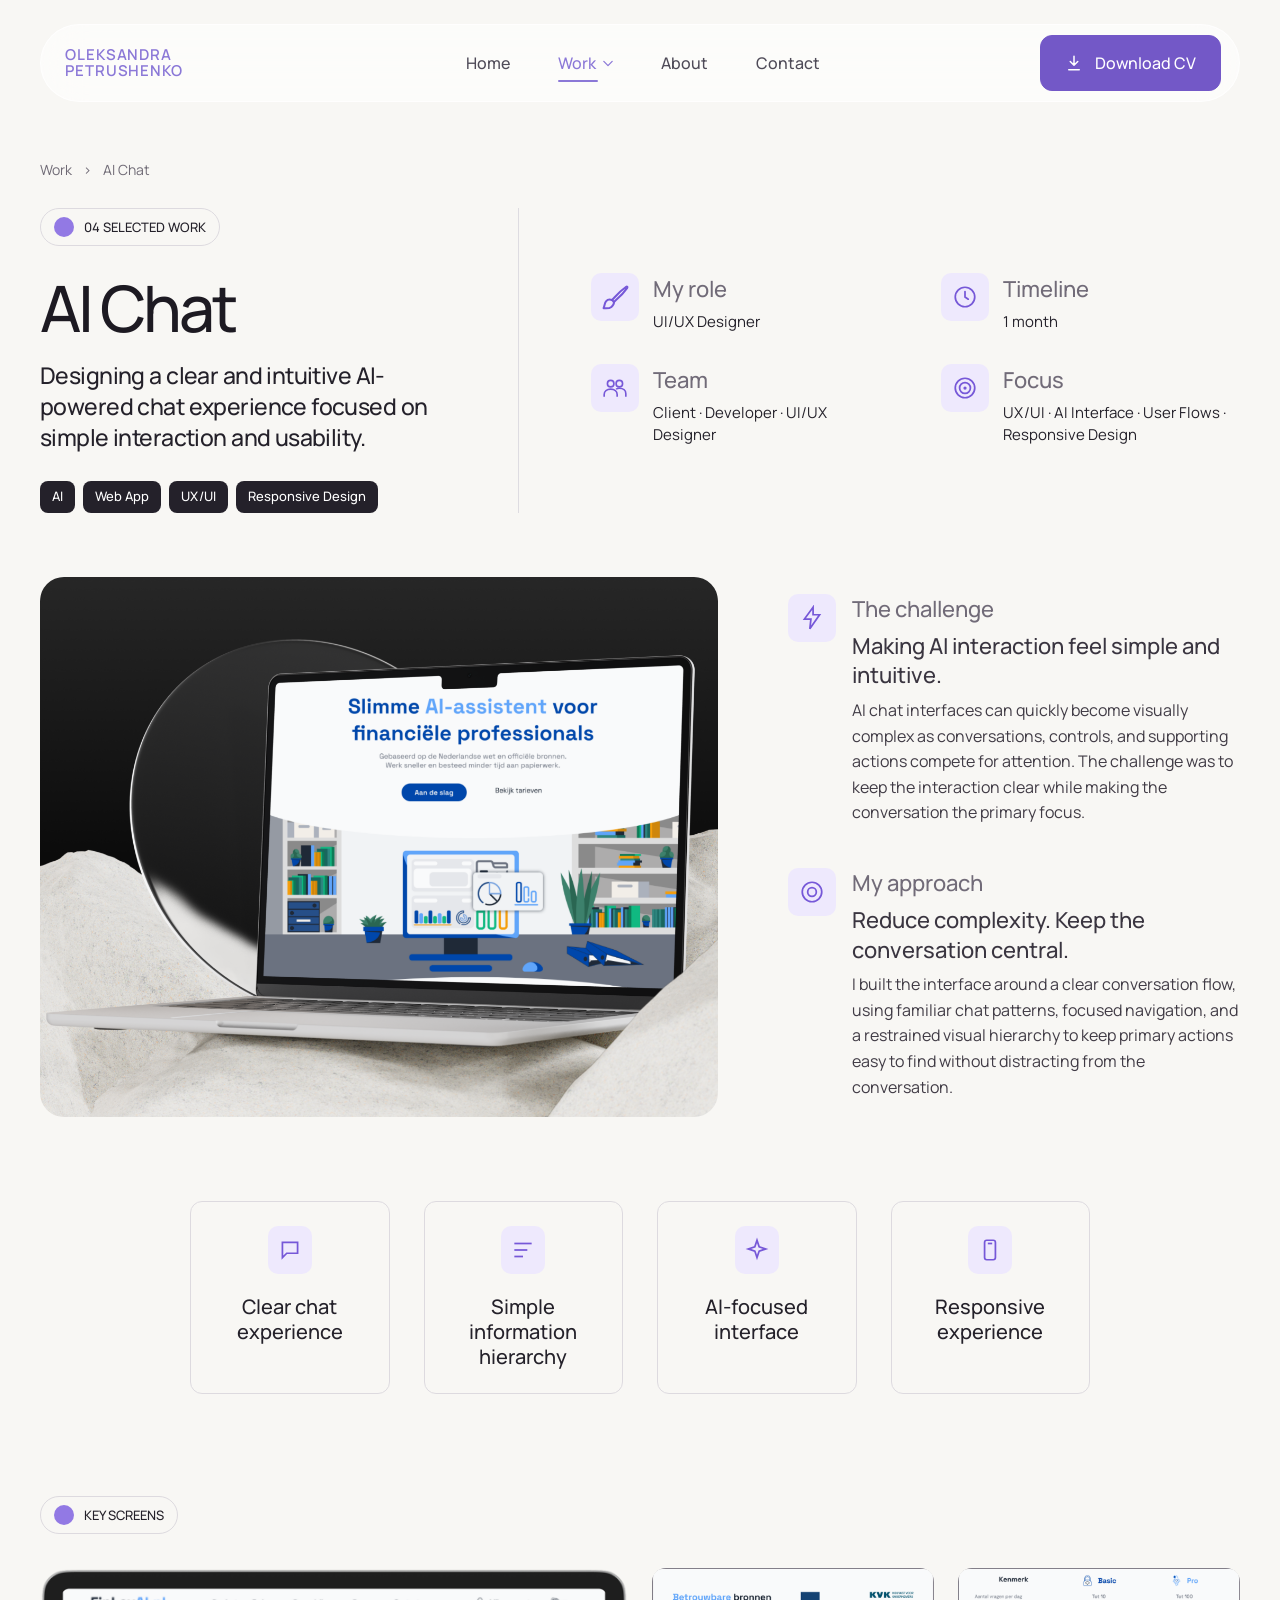
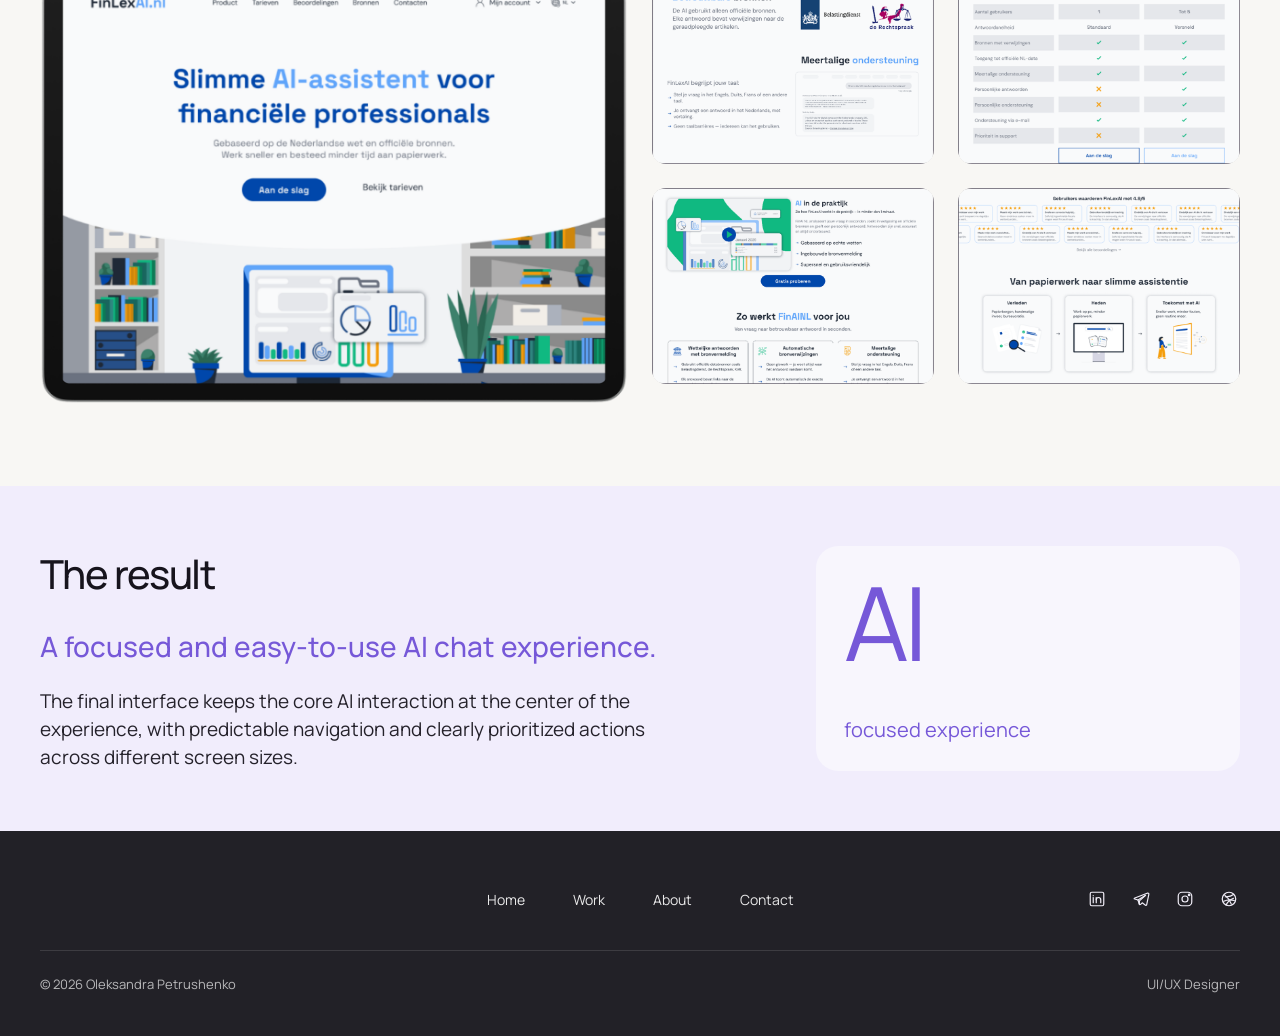
<file: ai-landing/index.html>
<!DOCTYPE html>
<html lang="en-US">
<head>
    <meta charset="UTF-8">

    <meta name="viewport" content="width=device-width, initial-scale=1">
    <meta name="robots" content="max-image-preview:large">
    <title>AI-Landing – Oleksandra Petrushenko</title>

    <link rel="canonical" href="/ai-landing/">

    <link rel="icon" href="/wp-content/uploads/2026/10/mini-logo-150x150.png" sizes="32x32">
    <link rel="icon" href="/wp-content/uploads/2026/10/mini-logo-300x300.png" sizes="192x192">
    <link rel="apple-touch-icon" href="/wp-content/uploads/2026/10/mini-logo-300x300.png">
    <meta name="msapplication-TileImage" content="/wp-content/uploads/2026/10/mini-logo-300x300.png">
    <link rel="stylesheet" href="/css/style.css">
</head>

<body>

<div class="op-case op-case--ai">

    <!-- =========================================================
         HEADER
         ========================================================= -->

    <div class="op-header">

        <div class="op-header__inner">

            <a class="op-logo" href="/">
                <span>OLEKSANDRA</span>
                <span>PETRUSHENKO</span>
            </a>

            <nav class="op-nav" aria-label="Main navigation">
                <a href="/" class="op-nav__link">Home</a>

                <div class="op-nav-dropdown">
                    <a href="/work/" class="op-nav__link op-nav__link--active op-nav-dropdown__trigger">
                        Work

                        <svg class="op-nav-dropdown__arrow"
                             viewBox="0 0 12 8"
                             aria-hidden="true">
                            <path d="M1 1.5L6 6.5L11 1.5"/>
                        </svg>
                    </a>

                    <div class="op-nav-dropdown__menu">
                        <a href="/linkplanner/">LinkPlanner</a>
                        <a href="/huisleon/">HuisLeon</a>
                        <a href="/taxagent/">Taxagent</a>
                        <a href="/ai-landing/">AI Chat</a>
                        <a href="/tide/">Tide</a>
                    </div>
                </div>

                <a href="/about/" class="op-nav__link">About</a>
                <a href="/contact/" class="op-nav__link">Contact</a>
            </nav>

            <a class="op-cv" href="https://drive.google.com/file/d/191JbVOFERhRfzCGnw-VgpEy6xldY5_GI/view?usp=sharing"
               target="_blank" rel="noopener noreferrer">

                <svg class="op-cv__icon" viewbox="0 0 24 24" aria-hidden="true">
                    <path d="M12 3v12m0 0 5-5m-5 5-5-5M5 21h14" fill="none" stroke="currentColor" stroke-width="2"
                          stroke-linecap="round" stroke-linejoin="round"></path>
                </svg>

                <span>Download CV</span>
            </a>

            <button class="op-menu-toggle" type="button" aria-label="Open menu" aria-expanded="false"
                    aria-controls="op-mobile-menu" onclick="opToggleMenu(this)">
                <span></span>
                <span></span>
            </button>

            <div class="op-mobile-menu" id="op-mobile-menu">

                <nav class="op-mobile-nav" aria-label="Mobile navigation">

                    <a href="/">
                        Home
                        <span>→</span>
                    </a>

                    <a href="/work/">
                        Work
                        <span>→</span>
                    </a>

                    <a href="/linkplanner/">
                        LinkPlanner
                        <span>→</span>
                    </a>

                    <a href="/huisleon/">
                        HuisLeon
                        <span>→</span>
                    </a>

                    <a href="/taxagent/">
                        Taxagent
                        <span>→</span>
                    </a>

                    <a href="/ai-landing/" class="op-mobile-nav__active">
                        AI Chat
                        <span>→</span>
                    </a>

                    <a href="/tide/">
                        Tide
                        <span>→</span>
                    </a>

                    <a href="/about/">
                        About
                        <span>→</span>
                    </a>

                    <a href="/contact/">
                        Contact
                        <span>→</span>
                    </a>

                </nav>

                <a class="op-mobile-cv"
                   href="https://drive.google.com/file/d/191JbVOFERhRfzCGnw-VgpEy6xldY5_GI/view?usp=sharing"
                   target="_blank" rel="noopener noreferrer">

                    <svg viewbox="0 0 24 24" aria-hidden="true">
                        <path d="M12 3v12m0 0 5-5m-5 5-5-5M5 21h14" fill="none" stroke="currentColor" stroke-width="2"
                              stroke-linecap="round" stroke-linejoin="round"></path>
                    </svg>

                    Download CV

                </a>

            </div>

        </div>

    </div>


    <!-- =========================================================
         INTRO
         ========================================================= -->

    <section class="op-case-intro">

        <div class="op-case-intro__inner">

            <div class="op-case-breadcrumbs">
                <a href="/work/">Work</a>
                <span>›</span>
                AI Chat
            </div>

            <div class="op-case-intro__grid">

                <div class="op-case-intro__main">

                    <div class="op-case-label">
                        <span class="op-case-label__dot"></span>
                        04 SELECTED WORK
                    </div>

                    <h1 class="op-case-title">
                        AI Chat
                    </h1>

                    <p class="op-case-lead">
                        Designing a clear and intuitive AI-powered chat
                        experience focused on simple interaction and usability.
                    </p>

                    <div class="op-case-tags">
                        <span>AI</span>
                        <span>Web App</span>
                        <span>UX/UI</span>
                        <span>Responsive Design</span>
                    </div>

                </div>


                <!-- PROJECT META -->

                <div class="op-case-meta">

                    <!-- MY ROLE -->

                    <div class="op-case-meta__item">

                        <div class="op-case-icon op-case-icon--brush">

                            <svg viewbox="0 0 32 32" fill="none" aria-hidden="true">
                                <path d="M12.2 18.8C15.5 15.5 19 10.3 27.8 4.1C28.7 3.5 29.6 4.4 29 5.3C22.8 14.1 17.6 17.6 14.3 20.9"
                                      stroke="currentColor" stroke-width="2.2" stroke-linecap="round"
                                      stroke-linejoin="round"></path>

                                <path d="M12.2 18.8L14.3 20.9" stroke="currentColor" stroke-width="2.2"
                                      stroke-linecap="round"></path>

                                <path d="M12.2 18.8C9.7 17.8 7.1 18.3 5.5 20.2C3.9 22.1 4.1 25 2.8 27.8C5.7 28.1 9.2 28.3 11.5 26.4C13.5 24.8 14.5 22.6 14.3 20.9"
                                      stroke="currentColor" stroke-width="2.2" stroke-linecap="round"
                                      stroke-linejoin="round"></path>
                            </svg>

                        </div>

                        <div>
                            <h3>My role</h3>
                            <p>UI/UX Designer</p>
                        </div>

                    </div>


                    <!-- TIMELINE -->

                    <div class="op-case-meta__item">

                        <div class="op-case-icon">

                            <svg viewbox="0 0 24 24" aria-hidden="true">
                                <circle cx="12" cy="12" r="9" fill="none" stroke="currentColor"
                                        stroke-width="1.6"></circle>

                                <path d="M12 7v5l3 2" fill="none" stroke="currentColor" stroke-width="1.6"
                                      stroke-linecap="round"></path>
                            </svg>

                        </div>

                        <div>
                            <h3>Timeline</h3>
                            <p>1 month</p>
                        </div>

                    </div>


                    <!-- TEAM -->

                    <div class="op-case-meta__item">

                        <div class="op-case-icon">

                            <svg viewbox="0 0 24 24" fill="none" stroke="currentColor" stroke-width="1.5"
                                 aria-hidden="true">

                                <circle cx="8" cy="8" r="3"></circle>
                                <circle cx="16" cy="8" r="3"></circle>

                                <path d="M2 20v-2c0-3 2.5-5 6-5s6 2 6 5v2"></path>
                                <path d="M13 13c1-.6 2-.8 3-.8 3.5 0 6 2 6 5V20"></path>

                            </svg>

                        </div>

                        <div>
                            <h3>Team</h3>
                            <p>Client · Developer · UI/UX Designer</p>
                        </div>

                    </div>


                    <!-- FOCUS -->

                    <div class="op-case-meta__item">

                        <div class="op-case-icon">

                            <svg viewbox="0 0 24 24" aria-hidden="true">

                                <circle cx="12" cy="12" r="9" fill="none" stroke="currentColor"
                                        stroke-width="1.6"></circle>

                                <circle cx="12" cy="12" r="5" fill="none" stroke="currentColor"
                                        stroke-width="1.6"></circle>

                                <circle cx="12" cy="12" r="1.5" fill="currentColor"></circle>

                            </svg>

                        </div>

                        <div>
                            <h3>Focus</h3>

                            <p>
                                UX/UI · AI Interface · User Flows ·
                                Responsive Design
                            </p>
                        </div>

                    </div>

                </div>

            </div>

        </div>

    </section>


    <!-- =========================================================
         CHALLENGE + APPROACH
         ========================================================= -->

    <section class="op-case-story">

        <div class="op-case-story__inner">

            <div class="op-case-story__visual">

                <img decoding="async" src="/wp-content/uploads/2026/10/MOCKUP-4-scaled.png"
                     alt="AI Chat interface mockup">

            </div>


            <div class="op-case-story__content">

                <!-- CHALLENGE -->

                <div class="op-case-story__item">

                    <div class="op-case-icon">

                        <svg viewbox="0 0 24 24" fill="none" stroke="currentColor" stroke-width="1.6"
                             aria-hidden="true">

                            <path d="M13 2 5 13h6l-1 9 9-13h-6V2Z"></path>

                        </svg>

                    </div>

                    <div>

                        <h3>The challenge</h3>

                        <p class="op-case-story__headline">
                            Making AI interaction feel simple and intuitive.
                        </p>

                        <p class="op-case-story__description">
                            AI chat interfaces can quickly become visually complex
                            as conversations, controls, and supporting actions compete
                            for attention. The challenge was to keep the interaction
                            clear while making the conversation the primary focus.
                        </p>

                    </div>

                </div>


                <!-- APPROACH -->

                <div class="op-case-story__item">

                    <div class="op-case-icon">

                        <svg viewbox="0 0 24 24" aria-hidden="true">

                            <circle cx="12" cy="12" r="9" fill="none" stroke="currentColor" stroke-width="1.6"></circle>

                            <circle cx="12" cy="12" r="4" fill="none" stroke="currentColor" stroke-width="1.6"></circle>

                        </svg>

                    </div>

                    <div>

                        <h3>My approach</h3>

                        <p class="op-case-story__headline">
                            Reduce complexity. Keep the conversation central.
                        </p>

                        <p class="op-case-story__description">
                            I built the interface around a clear conversation flow,
                            using familiar chat patterns, focused navigation, and
                            a restrained visual hierarchy to keep primary actions
                            easy to find without distracting from the conversation.
                        </p>

                    </div>

                </div>

            </div>

        </div>

    </section>


    <!-- =========================================================
         BENEFITS
         ========================================================= -->

    <section class="op-case-benefits">

        <div class="op-case-benefits__inner">

            <div class="op-case-benefit">

                <div class="op-case-icon">

                    <svg viewbox="0 0 24 24" fill="none" stroke="currentColor" stroke-width="1.6">

                        <path d="M5 5h14v10H9l-4 4V5Z"></path>

                    </svg>

                </div>

                <h3>
                    Clear chat<br>
                    experience
                </h3>

            </div>


            <div class="op-case-benefit">

                <div class="op-case-icon">

                    <svg viewbox="0 0 24 24" fill="none" stroke="currentColor" stroke-width="1.6">

                        <path d="M4 6h16"></path>
                        <path d="M4 12h12"></path>
                        <path d="M4 18h8"></path>

                    </svg>

                </div>

                <h3>
                    Simple information<br>
                    hierarchy
                </h3>

            </div>


            <div class="op-case-benefit">

                <div class="op-case-icon">

                    <svg viewbox="0 0 24 24" fill="none" stroke="currentColor" stroke-width="1.6">

                        <path d="M12 3 14 9 20 11 14 13 12 19 10 13 4 11 10 9 12 3Z"></path>

                    </svg>

                </div>

                <h3>
                    AI-focused<br>
                    interface
                </h3>

            </div>


            <div class="op-case-benefit">

                <div class="op-case-icon">

                    <svg viewbox="0 0 24 24" fill="none" stroke="currentColor" stroke-width="1.6">

                        <rect x="7" y="3" width="10" height="18" rx="2"></rect>
                        <path d="M10 6h4"></path>

                    </svg>

                </div>

                <h3>
                    Responsive<br>
                    experience
                </h3>

            </div>

        </div>

    </section>


    <!-- =========================================================
         KEY SCREENS
         ========================================================= -->

    <section class="op-case-screens">

        <div class="op-case-screens__inner">

            <div class="op-case-screens__label-wrap">

                <div class="op-case-section-label">
                    <span class="op-case-section-label__dot"></span>
                    <span>KEY SCREENS</span>
                </div>

            </div>


            <div class="op-case-screens__grid">

                <!-- LARGE LEFT SCREEN -->

                <div class="op-case-screen op-case-screen--featured">

                    <img decoding="async" src="/wp-content/uploads/2026/10/image-2-1-scaled.png"
                         alt="AI Chat project overview">

                </div>


                <!-- FOUR SMALL SCREENS -->

                <div class="op-case-screens__right">

                    <div class="op-case-screen">
                        <img decoding="async" src="/wp-content/uploads/2026/10/08.png" alt="AI Chat key screen">
                    </div>

                    <div class="op-case-screen">
                        <img decoding="async" src="/wp-content/uploads/2026/10/07.png" alt="AI Chat key screen">
                    </div>

                    <div class="op-case-screen">
                        <img decoding="async" src="/wp-content/uploads/2026/10/06.png" alt="AI Chat key screen">
                    </div>

                    <div class="op-case-screen">
                        <img decoding="async" src="/wp-content/uploads/2026/10/05.png" alt="AI Chat key screen">
                    </div>

                </div>

            </div>

        </div>

    </section>


    <!-- =========================================================
         RESULT
         ========================================================= -->

    <section class="op-case-result">

        <div class="op-case-result__inner">

            <div class="op-case-result__content">

                <h2>The result</h2>

                <p class="op-case-result__highlight">
                    A focused and easy-to-use AI chat experience.
                </p>

                <p class="op-case-result__text">
                    The final interface keeps the core AI interaction
                    at the center of the experience, with predictable
                    navigation and clearly prioritized actions across
                    different screen sizes.
                </p>

            </div>


            <div class="op-case-result__stat">

                <div class="op-case-result__number">
                    AI
                </div>

                <div class="op-case-result__caption">
                    focused experience
                </div>

            </div>

        </div>

    </section>


    <!-- ==================================================
         FOOTER
         ================================================== -->

    <footer class="op-footer">

        <div class="op-footer__inner">

            <!-- ===== LOGO ===== -->

            <a class="op-footer__logo" href="/" aria-label="Home">
                <img decoding="async" src="/wp-content/uploads/2026/10/logo-1.png" alt="Oleksandra Petrushenko">
            </a>


            <!-- ===== NAVIGATION ===== -->

            <nav class="op-footer__nav" aria-label="Footer navigation">

                <a href="/">Home</a>
                <a href="/work/">Work</a>
                <a href="/about/">About</a>
                <a href="/contact/">Contact</a>

            </nav>


            <!-- ===== SOCIALS ===== -->

            <div class="op-footer__socials">


                <!-- LINKEDIN -->

                <a href="https://www.linkedin.com/in/oleksandra-petrushenko-designer/" target="_blank"
                   rel="noopener noreferrer" aria-label="LinkedIn">
                    <svg viewbox="0 0 24 24" aria-hidden="true">
                        <rect x="3" y="3" width="18" height="18" rx="2"></rect>
                        <path d="M7 10v7"></path>
                        <path d="M7 7.5v.01"></path>
                        <path d="M11 17v-7"></path>
                        <path d="M11 13c0-1.7 1.2-3 3-3s3 1.3 3 3v4"></path>
                    </svg>
                </a>


                <!-- TELEGRAM -->

                <a href="https://t.me/Alexandra24Pe" target="_blank" rel="noopener noreferrer" aria-label="Telegram">
                    <svg viewbox="0 0 24 24" aria-hidden="true">
                        <path d="M21 4 3.8 10.6c-1.2.5-1.2 1.1-.2 1.4l4.4 1.4 1.7 5.2c.2.6.1.9.8.9.5 0 .8-.2 1-.4l2.1-2 4.4 3.2c.8.4 1.4.2 1.6-.8L22.4 6c.3-1.2-.5-1.8-1.4-2Z"></path>
                        <path d="m8 13.4 10.1-6.3"></path>
                        <path d="m9.7 18.6.2-4.1 7.4-6.7"></path>
                    </svg>
                </a>


                <!-- INSTAGRAM -->

                <a href="https://www.instagram.com/alpe_designer" target="_blank" rel="noopener noreferrer"
                   aria-label="Instagram">
                    <svg viewbox="0 0 24 24" aria-hidden="true">
                        <rect x="3" y="3" width="18" height="18" rx="5"></rect>
                        <circle cx="12" cy="12" r="4"></circle>
                        <circle cx="17.5" cy="6.5" r="1"></circle>
                    </svg>
                </a>


                <!-- DRIBBBLE -->

                <a href="https://dribbble.com/_al_pe_" target="_blank" rel="noopener noreferrer" aria-label="Dribbble">
                    <svg viewbox="0 0 24 24" aria-hidden="true">
                        <circle cx="12" cy="12" r="9"></circle>
                        <path d="M6 6.5c4 3 7 7 9 12"></path>
                        <path d="M5 15c4-2 9-2.5 14-1"></path>
                        <path d="M8 20c2-4 5-7 10-9"></path>
                        <path d="M7 9c4 .3 8-.5 11-3"></path>
                    </svg>
                </a>

            </div>

        </div>
        <!-- BOTTOM -->

        <div class="op-footer__bottom">

            <p>
                © 2026 Oleksandra Petrushenko
            </p>

            <p>
                UI/UX Designer
            </p>

        </div>
    </footer>

</div>

<script src="/js/main.js"></script>

<!-- Cloudflare Web Analytics -->
<script
        type="module"
        src="https://static.cloudflareinsights.com/beacon.min.js"
        data-cf-beacon='{"token":"5943d422c7884ce194f5fe70c7620913"}'>
</script>
<!-- End Cloudflare Web Analytics -->

</body>
</html>
</file>
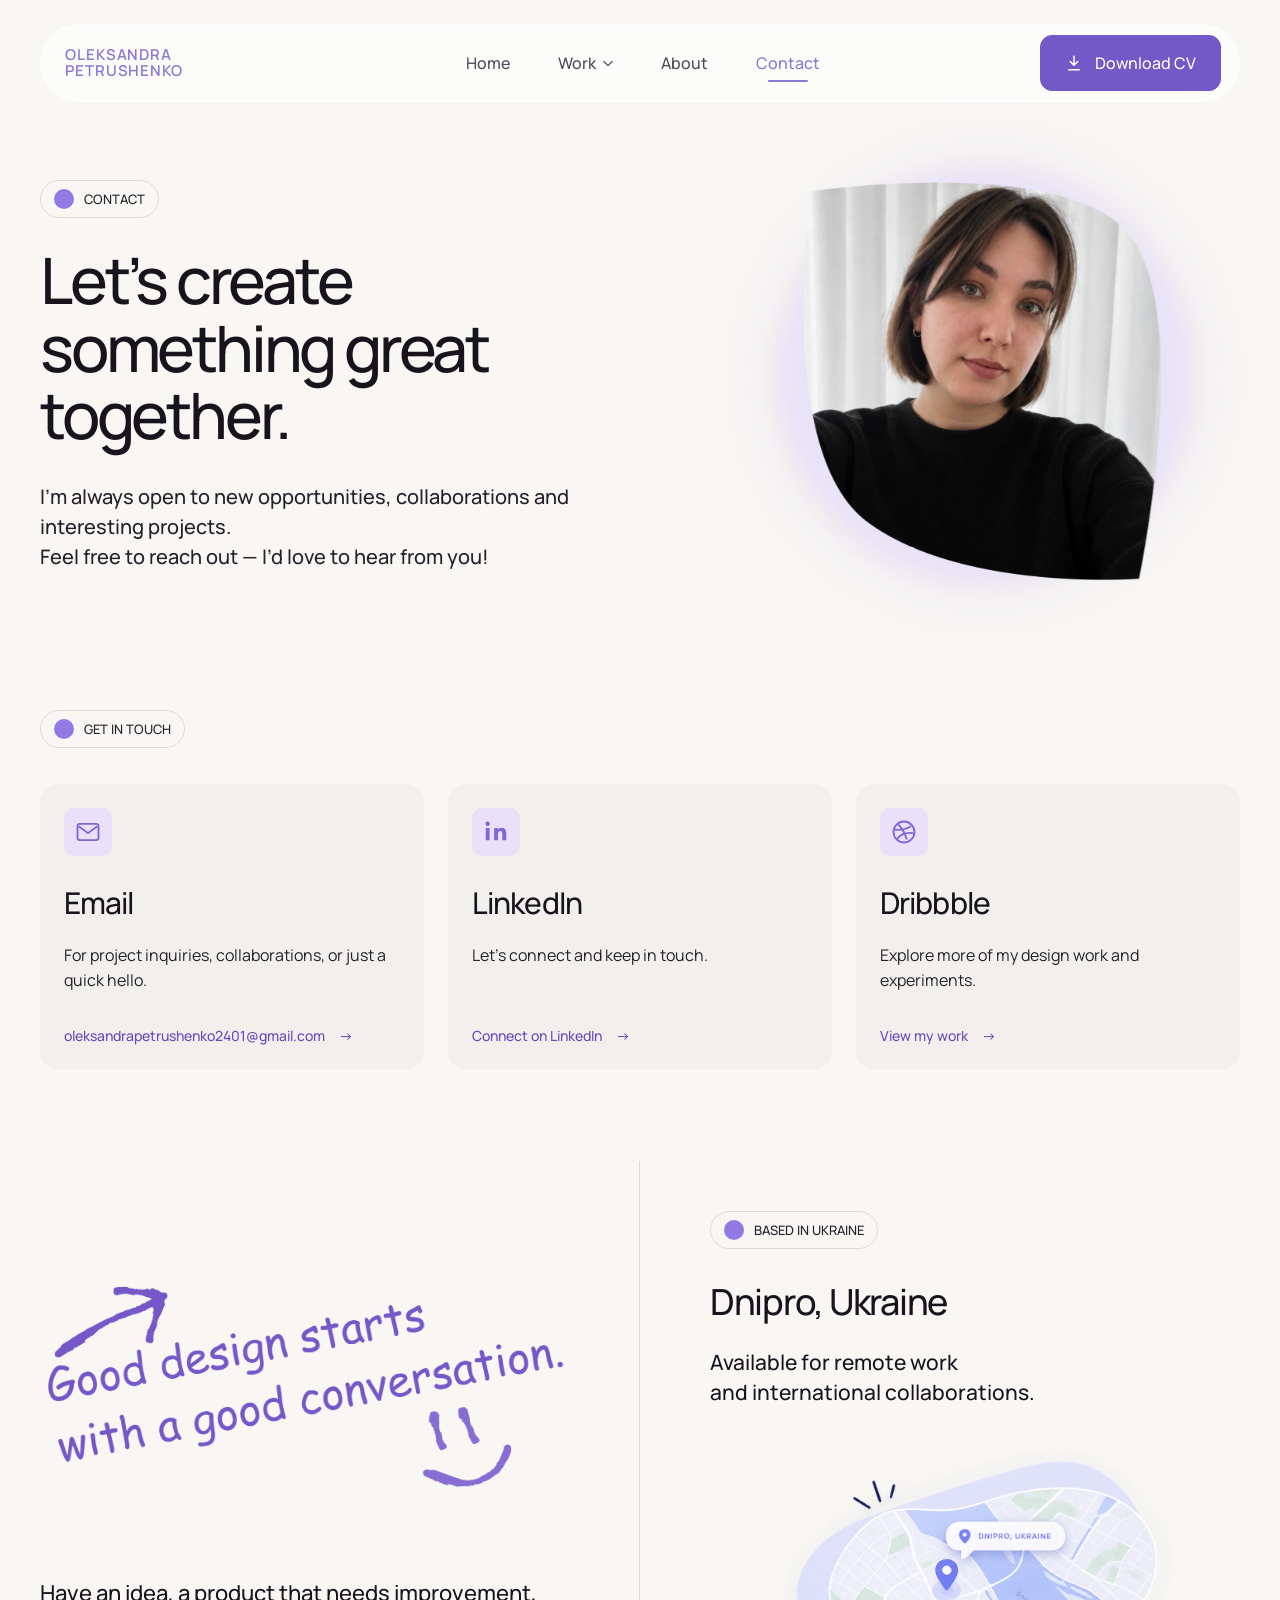
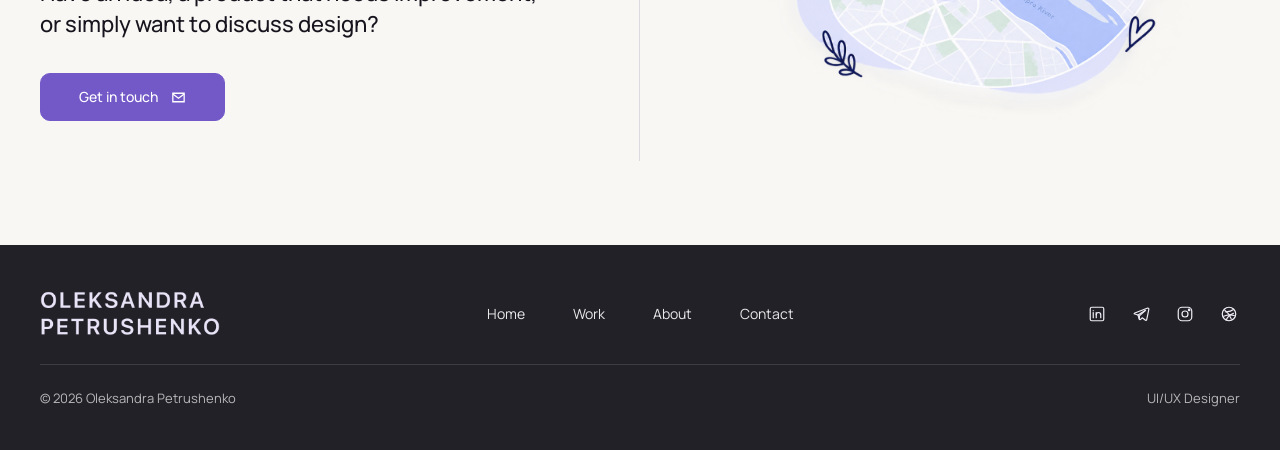
<file: contact/index.html>
<!DOCTYPE html>
<html lang="en-US">
<head>
    <meta charset="UTF-8">

    <meta name="viewport" content="width=device-width, initial-scale=1">
    <meta name="robots" content="max-image-preview:large">
    <title>Contact – Oleksandra Petrushenko</title>

    <link rel="canonical" href="/contact/">

    <link rel="icon" href="/wp-content/uploads/2026/10/mini-logo-150x150.png" sizes="32x32">
    <link rel="icon" href="/wp-content/uploads/2026/10/mini-logo-300x300.png" sizes="192x192">
    <link rel="apple-touch-icon" href="/wp-content/uploads/2026/10/mini-logo-300x300.png">
    <meta name="msapplication-TileImage" content="/wp-content/uploads/2026/10/mini-logo-300x300.png">
    <link rel="stylesheet" href="/css/style.css">
</head>

<body>

<div class="op-contact">

    <!-- =========================================================
         HEADER
         ========================================================= -->

    <div class="op-header">

        <div class="op-header__inner">

            <a class="op-logo" href="/">
                <span>OLEKSANDRA</span>
                <span>PETRUSHENKO</span>
            </a>

            <nav class="op-nav" aria-label="Main navigation">
                <a href="/" class="op-nav__link">Home</a>

                <div class="op-nav-dropdown">
                    <a href="/work/" class="op-nav__link op-nav-dropdown__trigger">
                        Work

                        <svg class="op-nav-dropdown__arrow"
                             viewBox="0 0 12 8"
                             aria-hidden="true">
                            <path d="M1 1.5L6 6.5L11 1.5"/>
                        </svg>
                    </a>

                    <div class="op-nav-dropdown__menu">
                        <a href="/linkplanner/">LinkPlanner</a>
                        <a href="/huisleon/">HuisLeon</a>
                        <a href="/taxagent/">Taxagent</a>
                        <a href="/ai-landing/">AI Chat</a>
                        <a href="/tide/">Tide</a>
                    </div>
                </div>

                <a href="/about/" class="op-nav__link">About</a>
                <a href="/contact/" class="op-nav__link op-nav__link--active">Contact</a>
            </nav>

            <a class="op-cv" href="https://drive.google.com/file/d/191JbVOFERhRfzCGnw-VgpEy6xldY5_GI/view?usp=sharing"
               target="_blank" rel="noopener noreferrer">

                <svg class="op-cv__icon" viewbox="0 0 24 24" aria-hidden="true">
                    <path d="M12 3v12m0 0 5-5m-5 5-5-5M5 21h14" fill="none" stroke="currentColor" stroke-width="2"
                          stroke-linecap="round" stroke-linejoin="round"></path>
                </svg>

                <span>Download CV</span>
            </a>

            <button class="op-menu-toggle" type="button" aria-label="Open menu" aria-expanded="false"
                    aria-controls="op-mobile-menu" onclick="opToggleMenu(this)">
                <span></span>
                <span></span>
            </button>

            <div class="op-mobile-menu" id="op-mobile-menu">

                <nav class="op-mobile-nav" aria-label="Mobile navigation">

                    <a href="/">
                        Home
                        <span>→</span>
                    </a>

                    <a href="/work/">
                        Work
                        <span>→</span>
                    </a>

                    <a href="/linkplanner/">
                        LinkPlanner
                        <span>→</span>
                    </a>

                    <a href="/huisleon/">
                        HuisLeon
                        <span>→</span>
                    </a>

                    <a href="/taxagent/">
                        Taxagent
                        <span>→</span>
                    </a>

                    <a href="/ai-landing/">
                        AI Chat
                        <span>→</span>
                    </a>

                    <a href="/tide/">
                        Tide
                        <span>→</span>
                    </a>

                    <a href="/about/">
                        About
                        <span>→</span>
                    </a>

                    <a href="/contact/" class="op-mobile-nav__active">
                        Contact
                        <span>→</span>
                    </a>

                </nav>

                <a class="op-mobile-cv"
                   href="https://drive.google.com/file/d/191JbVOFERhRfzCGnw-VgpEy6xldY5_GI/view?usp=sharing"
                   target="_blank" rel="noopener noreferrer">

                    <svg viewbox="0 0 24 24" aria-hidden="true">
                        <path d="M12 3v12m0 0 5-5m-5 5-5-5M5 21h14" fill="none" stroke="currentColor" stroke-width="2"
                              stroke-linecap="round" stroke-linejoin="round"></path>
                    </svg>

                    Download CV

                </a>

            </div>

        </div>

    </div>


    <!-- =========================================================
         HERO
         ========================================================= -->

    <section class="op-contact-hero">

        <div class="op-contact-hero__inner">

            <div class="op-contact-hero__content">

                <div class="op-section-label">
                    <span class="op-section-label__dot"></span>
                    <span>CONTACT</span>
                </div>

                <h1 class="op-contact-hero__title">
                    Let’s create<br>
                    something great<br>
                    together.
                </h1>

                <p class="op-contact-hero__text">
                    I’m always open to new opportunities, collaborations
                    and interesting projects.<br>
                    Feel free to reach out — I’d love to hear from you!
                </p>

            </div>


            <div class="op-contact-hero__visual">

                <img decoding="async" src="/wp-content/uploads/2026/10/photo-1-scaled.png" alt="Oleksandra Petrushenko">

            </div>

        </div>

    </section>


    <!-- =========================================================
         GET IN TOUCH
         ========================================================= -->

    <section class="op-contact-links">

        <div class="op-contact-links__inner">

            <div class="op-section-label">
                <span class="op-section-label__dot"></span>
                <span>GET IN TOUCH</span>
            </div>


            <div class="op-contact-links__grid">

                <!-- EMAIL -->

                <div class="op-contact-card">

                    <div class="op-contact-card__icon">

                        <svg viewBox="0 0 24 24" fill="none" stroke="currentColor" stroke-width="1.6"
                             aria-hidden="true">

                            <rect x="3" y="5" width="18" height="14" rx="2"></rect>
                            <path d="m4 7 8 6 8-6"></path>

                        </svg>

                    </div>

                    <h2>Email</h2>

                    <p>
                        For project inquiries, collaborations, or just
                        a quick hello.
                    </p>

                    <a class="op-contact-card__link"
                       href="mailto:oleksandrapetrushenko2401@gmail.com">
                        <span>oleksandrapetrushenko2401@gmail.com</span>
                        <span>→</span>
                    </a>

                </div>


                <!-- LINKEDIN -->

                <div class="op-contact-card">

                    <div class="op-contact-card__icon">

                        <svg viewBox="0 0 24 24" fill="currentColor" aria-hidden="true">

                            <path d="M6.5 8.5H3.2V19h3.3V8.5ZM4.85 3A1.9 1.9 0 1 0 4.85 6.8 1.9 1.9 0 0 0 4.85 3ZM20.8 13c0-3.2-1.7-4.7-4-4.7-1.8 0-2.7 1-3.1 1.7V8.5h-3.3V19h3.3v-5.2c0-1.4.3-2.7 2-2.7 1.7 0 1.7 1.6 1.7 2.8V19h3.4v-6Z"></path>

                        </svg>

                    </div>

                    <h2>LinkedIn</h2>

                    <p>
                        Let’s connect and keep in touch.
                    </p>

                    <a class="op-contact-card__link"
                       href="https://www.linkedin.com/in/oleksandra-petrushenko-designer/"
                       target="_blank"
                       rel="noopener noreferrer">
                        <span>Connect on LinkedIn</span>
                        <span>→</span>
                    </a>

                </div>


                <!-- DRIBBBLE -->

                <div class="op-contact-card">

                    <div class="op-contact-card__icon">

                        <svg viewBox="0 0 24 24" fill="none" stroke="currentColor" stroke-width="1.6"
                             aria-hidden="true">

                            <circle cx="12" cy="12" r="9"></circle>
                            <path d="M7 5.5c4 4 6 8 7.5 13"></path>
                            <path d="M4 10c5 .5 10-.5 14-3"></path>
                            <path d="M6 18c3-4 7-6 14-5"></path>

                        </svg>

                    </div>

                    <h2>Dribbble</h2>

                    <p>
                        Explore more of my design work and experiments.
                    </p>

                    <a class="op-contact-card__link"
                       href="https://dribbble.com/_al_pe_"
                       target="_blank"
                       rel="noopener noreferrer">
                        <span>View my work</span>
                        <span>→</span>
                    </a>

                </div>

            </div>

        </div>

    </section>


    <!-- =========================================================
         CONTACT BOTTOM
         ========================================================= -->

    <section class="op-contact-bottom">

        <div class="op-contact-bottom__inner">


            <!-- LEFT -->

            <div class="op-contact-bottom__left">

                <div class="op-contact-bottom__drawing">

                    <img decoding="async" src="/wp-content/uploads/2026/10/Frame-22-scaled.png"
                         alt="Good design starts with a good conversation">

                </div>

                <div class="op-contact-bottom__cta">

                    <p>
                        Have an idea, a product that needs improvement,<br>
                        or simply want to discuss design?
                    </p>

                    <a class="op-contact-btn" href="mailto:oleksandrapetrushenko2401@gmail.com">
                        <span>Get in touch</span>
                        <svg viewbox="0 0 24 24" fill="none" stroke="currentColor" stroke-width="1.8"
                             aria-hidden="true">
                            <path d="M4 6h16v12H4V6Z"></path>
                            <path d="m4 7 8 6 8-6"></path>
                        </svg>
                    </a>
                </div>

            </div>


            <!-- RIGHT -->

            <div class="op-contact-bottom__right">

                <div class="op-section-label">
                    <span class="op-section-label__dot"></span>
                    <span>BASED IN UKRAINE</span>
                </div>

                <h2>Dnipro, Ukraine</h2>

                <p>
                    Available for remote work<br>
                    and international collaborations.
                </p>

                <div class="op-contact-bottom__map">

                    <img decoding="async" src="/wp-content/uploads/2026/10/image-7-scaled.png" alt="Dnipro Ukraine map">

                </div>

            </div>


        </div>

    </section>


    <!-- ==================================================
         FOOTER
         ================================================== -->

    <footer class="op-footer">

        <div class="op-footer__inner">

            <!-- ===== LOGO ===== -->

            <a class="op-footer__logo" href="/" aria-label="Home">
                <img decoding="async" src="/wp-content/uploads/2026/10/logo-1.png" alt="Oleksandra Petrushenko">
            </a>


            <!-- ===== NAVIGATION ===== -->

            <nav class="op-footer__nav" aria-label="Footer navigation">

                <a href="/">Home</a>
                <a href="/work/">Work</a>
                <a href="/about/">About</a>
                <a href="/contact/">Contact</a>

            </nav>


            <!-- ===== SOCIALS ===== -->

            <div class="op-footer__socials">


                <!-- LINKEDIN -->

                <a href="https://www.linkedin.com/in/oleksandra-petrushenko-designer/" target="_blank"
                   rel="noopener noreferrer" aria-label="LinkedIn">
                    <svg viewbox="0 0 24 24" aria-hidden="true">
                        <rect x="3" y="3" width="18" height="18" rx="2"></rect>
                        <path d="M7 10v7"></path>
                        <path d="M7 7.5v.01"></path>
                        <path d="M11 17v-7"></path>
                        <path d="M11 13c0-1.7 1.2-3 3-3s3 1.3 3 3v4"></path>
                    </svg>
                </a>


                <!-- TELEGRAM -->

                <a href="https://t.me/Alexandra24Pe" target="_blank" rel="noopener noreferrer" aria-label="Telegram">
                    <svg viewbox="0 0 24 24" aria-hidden="true">
                        <path d="M21 4 3.8 10.6c-1.2.5-1.2 1.1-.2 1.4l4.4 1.4 1.7 5.2c.2.6.1.9.8.9.5 0 .8-.2 1-.4l2.1-2 4.4 3.2c.8.4 1.4.2 1.6-.8L22.4 6c.3-1.2-.5-1.8-1.4-2Z"></path>
                        <path d="m8 13.4 10.1-6.3"></path>
                        <path d="m9.7 18.6.2-4.1 7.4-6.7"></path>
                    </svg>
                </a>


                <!-- INSTAGRAM -->

                <a href="https://www.instagram.com/alpe_designer" target="_blank" rel="noopener noreferrer"
                   aria-label="Instagram">
                    <svg viewbox="0 0 24 24" aria-hidden="true">
                        <rect x="3" y="3" width="18" height="18" rx="5"></rect>
                        <circle cx="12" cy="12" r="4"></circle>
                        <circle cx="17.5" cy="6.5" r="1"></circle>
                    </svg>
                </a>


                <!-- DRIBBBLE -->

                <a href="https://dribbble.com/_al_pe_" target="_blank" rel="noopener noreferrer" aria-label="Dribbble">
                    <svg viewbox="0 0 24 24" aria-hidden="true">
                        <circle cx="12" cy="12" r="9"></circle>
                        <path d="M6 6.5c4 3 7 7 9 12"></path>
                        <path d="M5 15c4-2 9-2.5 14-1"></path>
                        <path d="M8 20c2-4 5-7 10-9"></path>
                        <path d="M7 9c4 .3 8-.5 11-3"></path>
                    </svg>
                </a>

            </div>

        </div>
        <!-- BOTTOM -->

        <div class="op-footer__bottom">

            <p>
                © 2026 Oleksandra Petrushenko
            </p>

            <p>
                UI/UX Designer
            </p>

        </div>
    </footer>

</div>

<script src="/js/main.js"></script>

<!-- Cloudflare Web Analytics -->
<script
        type="module"
        src="https://static.cloudflareinsights.com/beacon.min.js"
        data-cf-beacon='{"token":"5943d422c7884ce194f5fe70c7620913"}'>
</script>
<!-- End Cloudflare Web Analytics -->

</body>
</html>
</file>
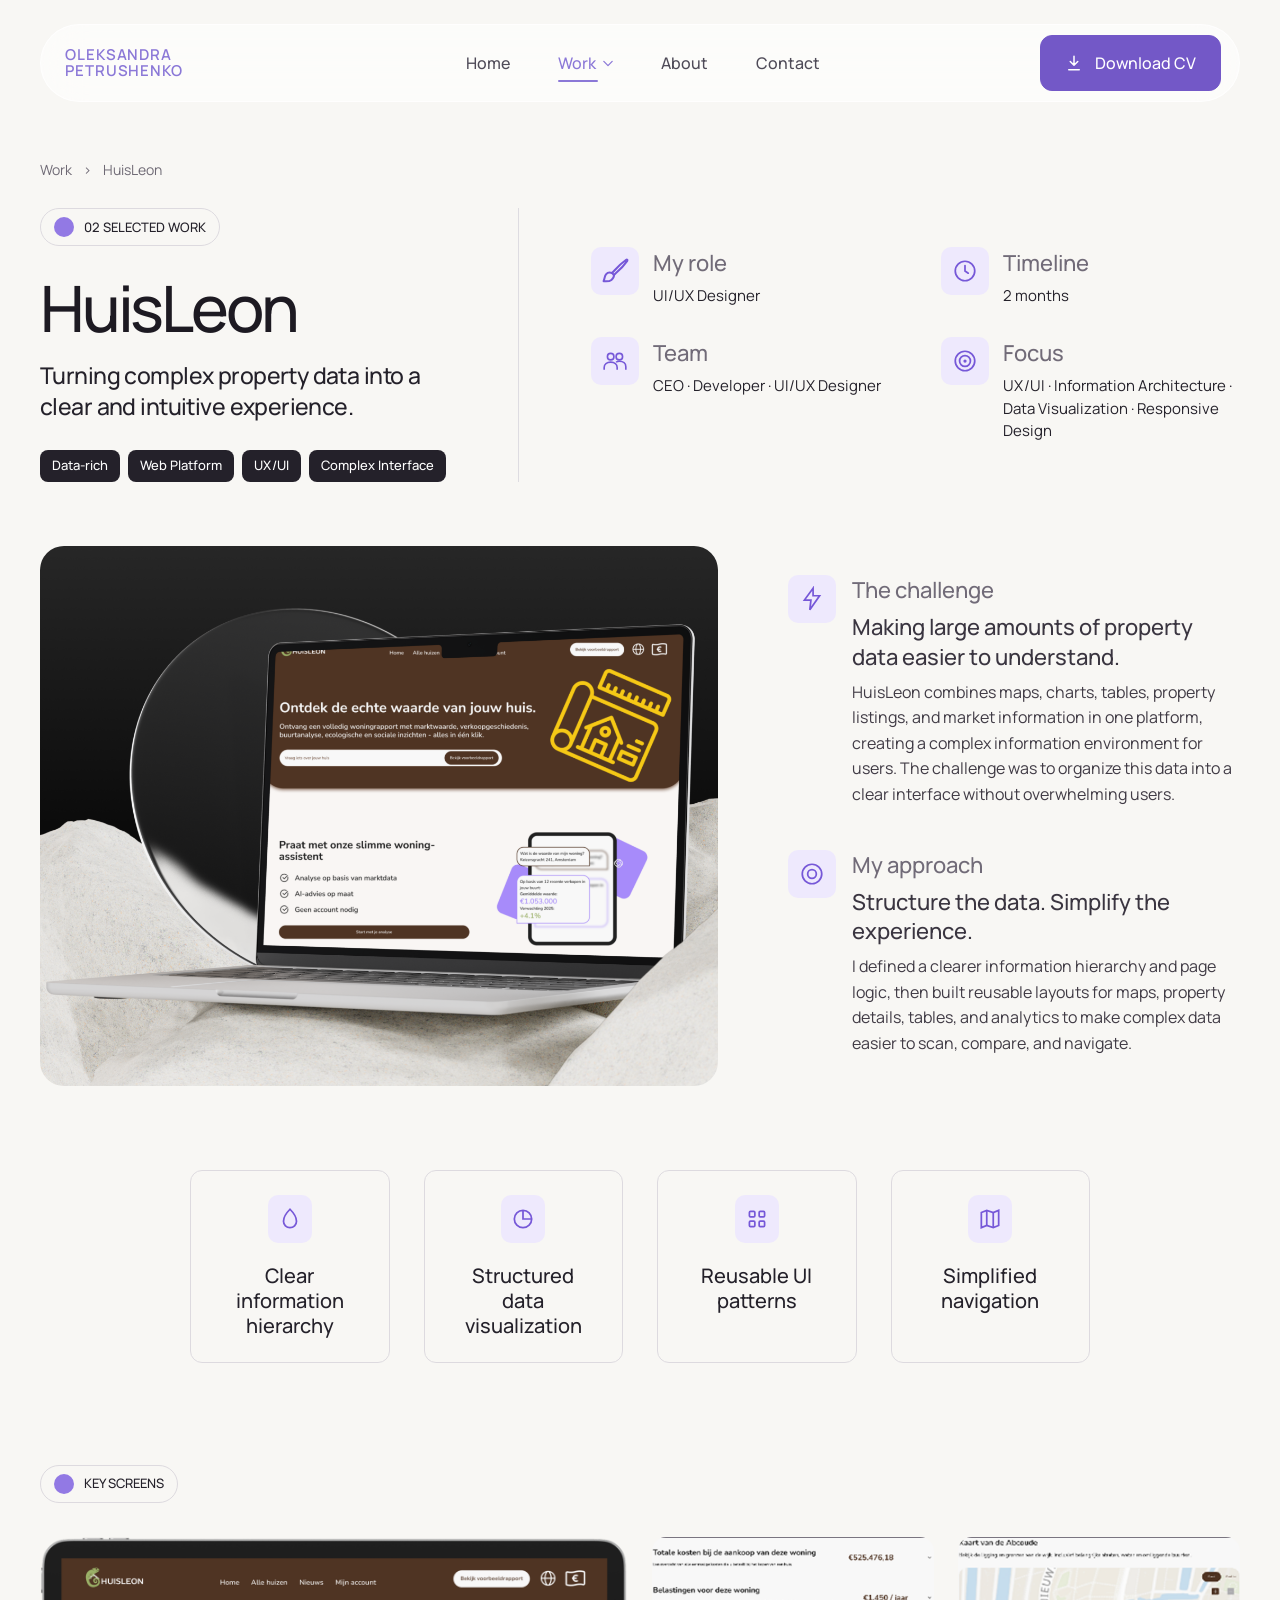
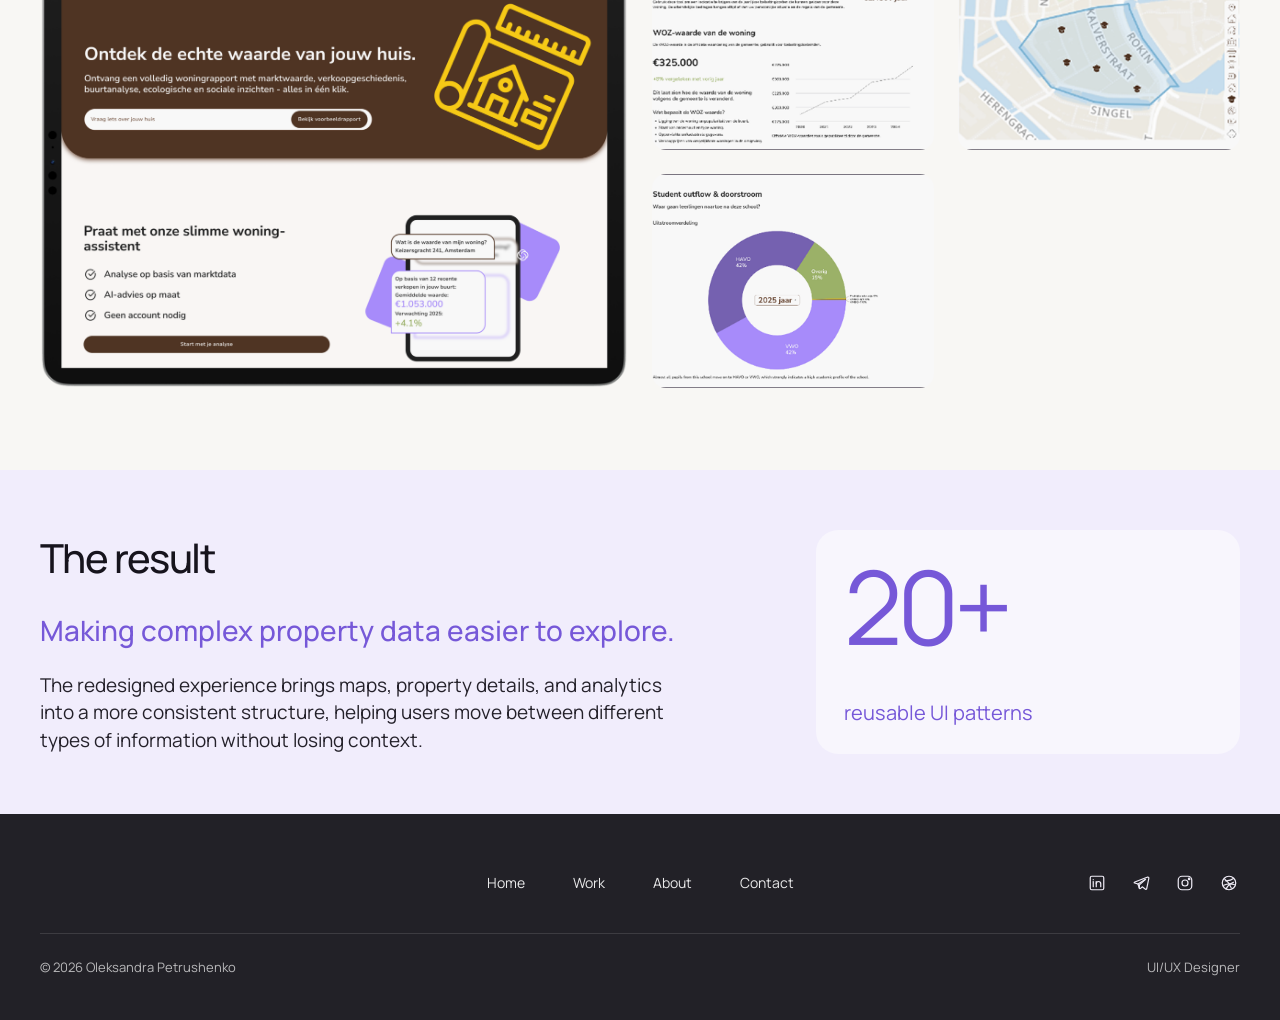
<file: huisleon/index.html>
<!DOCTYPE html>
<html lang="en-US">
<head>
    <meta charset="UTF-8">

    <meta name="viewport" content="width=device-width, initial-scale=1">
    <meta name="robots" content="max-image-preview:large">
    <title>HuisLeon – Oleksandra Petrushenko</title>

    <link rel="canonical" href="/huisleon/">


    <link rel="icon" href="/wp-content/uploads/2026/10/mini-logo-150x150.png" sizes="32x32">
    <link rel="icon" href="/wp-content/uploads/2026/10/mini-logo-300x300.png" sizes="192x192">
    <link rel="apple-touch-icon" href="/wp-content/uploads/2026/10/mini-logo-300x300.png">
    <meta name="msapplication-TileImage" content="/wp-content/uploads/2026/10/mini-logo-300x300.png">
    <link rel="stylesheet" href="/css/style.css">
</head>

<body>

<div class="op-case op-case--huisleon">

    <!-- =========================================================
         HEADER
         ========================================================= -->

    <div class="op-header">

        <div class="op-header__inner">

            <a class="op-logo" href="/">
                <span>OLEKSANDRA</span>
                <span>PETRUSHENKO</span>
            </a>

            <nav class="op-nav" aria-label="Main navigation">
                <a href="/" class="op-nav__link">Home</a>

                <div class="op-nav-dropdown">
                    <a href="/work/" class="op-nav__link op-nav__link--active op-nav-dropdown__trigger">
                        Work

                        <svg class="op-nav-dropdown__arrow"
                             viewBox="0 0 12 8"
                             aria-hidden="true">
                            <path d="M1 1.5L6 6.5L11 1.5"/>
                        </svg>
                    </a>

                    <div class="op-nav-dropdown__menu">
                        <a href="/linkplanner/">LinkPlanner</a>
                        <a href="/huisleon/">HuisLeon</a>
                        <a href="/taxagent/">Taxagent</a>
                        <a href="/ai-landing/">AI Chat</a>
                        <a href="/tide/">Tide</a>
                    </div>
                </div>

                <a href="/about/" class="op-nav__link">About</a>
                <a href="/contact/" class="op-nav__link">Contact</a>
            </nav>

            <a class="op-cv" href="https://drive.google.com/file/d/191JbVOFERhRfzCGnw-VgpEy6xldY5_GI/view?usp=sharing"
               target="_blank" rel="noopener noreferrer">
                <svg class="op-cv__icon" viewbox="0 0 24 24" aria-hidden="true">
                    <path d="M12 3v12m0 0 5-5m-5 5-5-5M5 21h14" fill="none" stroke="currentColor" stroke-width="2"
                          stroke-linecap="round" stroke-linejoin="round">
                    </path>
                </svg>

                <span>Download CV</span>
            </a>

            <button class="op-menu-toggle" type="button" aria-label="Open menu" aria-expanded="false"
                    aria-controls="op-mobile-menu" onclick="opToggleMenu(this)">
                <span></span>
                <span></span>
            </button>

            <div class="op-mobile-menu" id="op-mobile-menu">

                <nav class="op-mobile-nav" aria-label="Mobile navigation">

                    <a href="/">
                        Home
                        <span>→</span>
                    </a>

                    <a href="/work/">
                        Work
                        <span>→</span>
                    </a>

                    <a href="/linkplanner/">
                        LinkPlanner
                        <span>→</span>
                    </a>

                    <a href="/huisleon/" class="op-mobile-nav__active">
                        HuisLeon
                        <span>→</span>
                    </a>

                    <a href="/taxagent/">
                        Taxagent
                        <span>→</span>
                    </a>

                    <a href="/ai-landing/">
                        AI Chat
                        <span>→</span>
                    </a>

                    <a href="/tide/">
                        Tide
                        <span>→</span>
                    </a>

                    <a href="/about/">
                        About
                        <span>→</span>
                    </a>

                    <a href="/contact/">
                        Contact
                        <span>→</span>
                    </a>

                </nav>

                <a class="op-mobile-cv"
                   href="https://drive.google.com/file/d/191JbVOFERhRfzCGnw-VgpEy6xldY5_GI/view?usp=sharing"
                   target="_blank" rel="noopener noreferrer">
                    <svg viewbox="0 0 24 24" aria-hidden="true">
                        <path d="M12 3v12m0 0 5-5m-5 5-5-5M5 21h14" fill="none" stroke="currentColor" stroke-width="2"
                              stroke-linecap="round" stroke-linejoin="round">
                        </path>
                    </svg>

                    <span>Download CV</span>
                </a>

            </div>

        </div>

    </div>


    <!-- =========================================================
         INTRO
         ========================================================= -->

    <section class="op-case-intro">

        <div class="op-case-intro__inner">

            <div class="op-case-breadcrumbs">
                <a href="/work/">Work</a>
                <span>›</span>
                <span>HuisLeon</span>
            </div>

            <div class="op-case-intro__grid">

                <div class="op-case-intro__main">

                    <div class="op-case-label">
                        <span class="op-case-label__dot"></span>
                        <span>02 SELECTED WORK</span>
                    </div>

                    <h1 class="op-case-title">HuisLeon</h1>

                    <p class="op-case-lead">
                        Turning complex property data into a clear and intuitive experience.
                    </p>

                    <div class="op-case-tags">
                        <span>Data-rich</span>
                        <span>Web Platform</span>
                        <span>UX/UI</span>
                        <span>Complex Interface</span>
                    </div>

                </div>


                <!-- META -->

                <div class="op-case-meta">

                    <div class="op-case-meta__item">

                        <div class="op-case-icon op-case-icon--brush">

                            <svg viewbox="0 0 32 32" fill="none" aria-hidden="true">

                                <path d="M12.2 18.8C15.5 15.5 19 10.3 27.8 4.1C28.7 3.5 29.6 4.4 29 5.3C22.8 14.1 17.6 17.6 14.3 20.9"
                                      stroke="currentColor" stroke-width="2.2" stroke-linecap="round"
                                      stroke-linejoin="round">
                                </path>

                                <path d="M12.2 18.8L14.3 20.9" stroke="currentColor" stroke-width="2.2"
                                      stroke-linecap="round">
                                </path>

                                <path d="M12.2 18.8C9.7 17.8 7.1 18.3 5.5 20.2C3.9 22.1 4.1 25 2.8 27.8C5.7 28.1 9.2 28.3 11.5 26.4C13.5 24.8 14.5 22.6 14.3 20.9"
                                      stroke="currentColor" stroke-width="2.2" stroke-linecap="round"
                                      stroke-linejoin="round">
                                </path>

                            </svg>

                        </div>

                        <div>
                            <h3>My role</h3>
                            <p>UI/UX Designer</p>
                        </div>

                    </div>


                    <div class="op-case-meta__item">

                        <div class="op-case-icon">

                            <svg viewbox="0 0 24 24" aria-hidden="true">

                                <circle cx="12" cy="12" r="9" fill="none" stroke="currentColor" stroke-width="1.6">
                                </circle>

                                <path d="M12 7v5l3 2" fill="none" stroke="currentColor" stroke-width="1.6"
                                      stroke-linecap="round">
                                </path>

                            </svg>

                        </div>

                        <div>
                            <h3>Timeline</h3>
                            <p>2 months</p>
                        </div>

                    </div>


                    <div class="op-case-meta__item">

                        <div class="op-case-icon">

                            <svg viewbox="0 0 24 24" fill="none" stroke="currentColor" stroke-width="1.5"
                                 aria-hidden="true">
                                <circle cx="8" cy="8" r="3"></circle>
                                <circle cx="16" cy="8" r="3"></circle>

                                <path d="M2 20v-2c0-3 2.5-5 6-5s6 2 6 5v2"></path>
                                <path d="M13 13c1-.6 2-.8 3-.8 3.5 0 6 2 6 5V20"></path>

                            </svg>

                        </div>

                        <div>
                            <h3>Team</h3>
                            <p>CEO · Developer · UI/UX Designer</p>
                        </div>

                    </div>


                    <div class="op-case-meta__item">

                        <div class="op-case-icon">

                            <svg viewbox="0 0 24 24" aria-hidden="true">

                                <circle cx="12" cy="12" r="9" fill="none" stroke="currentColor" stroke-width="1.6">
                                </circle>

                                <circle cx="12" cy="12" r="5" fill="none" stroke="currentColor" stroke-width="1.6">
                                </circle>

                                <circle cx="12" cy="12" r="1.5" fill="currentColor">
                                </circle>

                            </svg>

                        </div>

                        <div>

                            <h3>Focus</h3>

                            <p>
                                UX/UI · Information Architecture ·
                                Data Visualization · Responsive Design
                            </p>

                        </div>

                    </div>

                </div>

            </div>

        </div>

    </section>


    <!-- =========================================================
         CHALLENGE + APPROACH
         ========================================================= -->

    <section class="op-case-story">

        <div class="op-case-story__inner">

            <div class="op-case-story__visual">

                <img decoding="async" src="/wp-content/uploads/2026/10/MOCKUP-2-scaled.png"
                     alt="HuisLeon website mockup">

            </div>


            <div class="op-case-story__content">

                <div class="op-case-story__item">

                    <div class="op-case-icon">

                        <svg viewbox="0 0 24 24" fill="none" stroke="currentColor" stroke-width="1.6"
                             aria-hidden="true">
                            <path d="M13 2 5 13h6l-1 9 9-13h-6V2Z"></path>
                        </svg>

                    </div>

                    <div>

                        <h3>The challenge</h3>

                        <p class="op-case-story__headline">
                            Making large amounts of property data easier to understand.
                        </p>

                        <p class="op-case-story__description">
                            HuisLeon combines maps, charts, tables, property listings,
                            and market information in one platform, creating a complex
                            information environment for users. The challenge was to
                            organize this data into a clear interface without
                            overwhelming users.
                        </p>

                    </div>

                </div>


                <div class="op-case-story__item">

                    <div class="op-case-icon">

                        <svg viewbox="0 0 24 24" aria-hidden="true">

                            <circle cx="12" cy="12" r="9" fill="none" stroke="currentColor" stroke-width="1.6">
                            </circle>

                            <circle cx="12" cy="12" r="4" fill="none" stroke="currentColor" stroke-width="1.6">
                            </circle>

                        </svg>

                    </div>

                    <div>

                        <h3>My approach</h3>

                        <p class="op-case-story__headline">
                            Structure the data. Simplify the experience.
                        </p>

                        <p class="op-case-story__description">
                            I defined a clearer information hierarchy and page logic,
                            then built reusable layouts for maps, property details,
                            tables, and analytics to make complex data easier to scan,
                            compare, and navigate.
                        </p>

                    </div>

                </div>

            </div>

        </div>

    </section>


    <!-- =========================================================
         BENEFITS
         ========================================================= -->

    <section class="op-case-benefits">

        <div class="op-case-benefits__inner">

            <div class="op-case-benefit">

                <div class="op-case-icon">

                    <svg viewbox="0 0 24 24" fill="none" stroke="currentColor" stroke-width="1.6" aria-hidden="true">
                        <path d="M12 3C8 7 6 10 6 14a6 6 0 0 0 12 0c0-4-2-7-6-11Z"></path>
                    </svg>

                </div>

                <h3>
                    Clear<br>
                    information<br>
                    hierarchy
                </h3>

            </div>


            <div class="op-case-benefit">

                <div class="op-case-icon">

                    <svg viewbox="0 0 24 24" fill="none" stroke="currentColor" stroke-width="1.6" aria-hidden="true">
                        <circle cx="12" cy="12" r="8"></circle>
                        <path d="M12 4v8h8"></path>
                    </svg>

                </div>

                <h3>
                    Structured<br>
                    data<br>
                    visualization
                </h3>

            </div>


            <div class="op-case-benefit">

                <div class="op-case-icon">

                    <svg viewbox="0 0 24 24" fill="none" stroke="currentColor" stroke-width="1.6" aria-hidden="true">
                        <rect x="5" y="5" width="5" height="5" rx="1"></rect>
                        <rect x="14" y="5" width="5" height="5" rx="1"></rect>
                        <rect x="5" y="14" width="5" height="5" rx="1"></rect>
                        <rect x="14" y="14" width="5" height="5" rx="1"></rect>
                    </svg>

                </div>

                <h3>
                    Reusable UI<br>
                    patterns
                </h3>

            </div>


            <div class="op-case-benefit">

                <div class="op-case-icon">

                    <svg viewbox="0 0 24 24" fill="none" stroke="currentColor" stroke-width="1.6" aria-hidden="true">
                        <path d="M4 6 9 4l6 2 5-2v14l-5 2-6-2-5 2V6Z"></path>
                        <path d="M9 4v14M15 6v14"></path>
                    </svg>

                </div>

                <h3>
                    Simplified<br>
                    navigation
                </h3>

            </div>

        </div>

    </section>


    <!-- =========================================================
         KEY SCREENS
         ========================================================= -->

    <section class="op-case-screens">

        <div class="op-case-screens__inner">

            <div class="op-case-screens__label-wrap">

                <div class="op-case-section-label">
                    <span class="op-case-section-label__dot"></span>
                    <span>KEY SCREENS</span>
                </div>

            </div>


            <div class="op-case-screens__grid">

                <!-- LARGE SCREEN -->

                <div class="op-case-screen op-case-screen--featured">

                    <img decoding="async" src="/wp-content/uploads/2026/10/image-3-scaled.png"
                         alt="HuisLeon project overview">

                </div>


                <!-- SMALL SCREENS -->

                <div class="op-case-screens__right">

                    <div class="op-case-screen">
                        <img decoding="async" src="/wp-content/uploads/2026/10/Rectangle-12-1.png"
                             alt="HuisLeon screen">
                    </div>

                    <div class="op-case-screen">
                        <img decoding="async" src="/wp-content/uploads/2026/10/Rectangle-14.png" alt="HuisLeon screen">
                    </div>

                    <div class="op-case-screen">
                        <img decoding="async" src="/wp-content/uploads/2026/10/Rectangle-15.png" alt="HuisLeon screen">
                    </div>

                    <div class="op-case-screen">
                        <img decoding="async" src="/wp-content/uploads/2026/10/Rectangle-12.png" alt="HuisLeon screen">
                    </div>

                </div>

            </div>

        </div>

    </section>


    <!-- =========================================================
         RESULT
         ========================================================= -->

    <section class="op-case-result">

        <div class="op-case-result__inner">

            <div class="op-case-result__content">

                <h2>The result</h2>

                <p class="op-case-result__highlight">
                    Making complex property data easier to explore.
                </p>

                <p class="op-case-result__text">
                    The redesigned experience brings maps, property details,
                    and analytics into a more consistent structure, helping
                    users move between different types of information without
                    losing context.
                </p>

            </div>


            <div class="op-case-result__stat">

                <div class="op-case-result__number">
                    20+
                </div>

                <div class="op-case-result__caption">
                    reusable UI patterns
                </div>

            </div>

        </div>

    </section>


    <!-- ==================================================
     FOOTER
     ================================================== -->

    <footer class="op-footer">

        <div class="op-footer__inner">

            <!-- ===== LOGO ===== -->

            <a class="op-footer__logo" href="/" aria-label="Home">
                <img decoding="async" src="/wp-content/uploads/2026/10/logo-1.png" alt="Oleksandra Petrushenko">
            </a>


            <!-- ===== NAVIGATION ===== -->

            <nav class="op-footer__nav" aria-label="Footer navigation">

                <a href="/">Home</a>
                <a href="/work/">Work</a>
                <a href="/about/">About</a>
                <a href="/contact/">Contact</a>

            </nav>


            <!-- ===== SOCIALS ===== -->

            <div class="op-footer__socials">


                <!-- LINKEDIN -->

                <a href="https://www.linkedin.com/in/oleksandra-petrushenko-designer/" target="_blank"
                   rel="noopener noreferrer" aria-label="LinkedIn">
                    <svg viewbox="0 0 24 24" aria-hidden="true">
                        <rect x="3" y="3" width="18" height="18" rx="2"></rect>
                        <path d="M7 10v7"></path>
                        <path d="M7 7.5v.01"></path>
                        <path d="M11 17v-7"></path>
                        <path d="M11 13c0-1.7 1.2-3 3-3s3 1.3 3 3v4"></path>
                    </svg>
                </a>


                <!-- TELEGRAM -->

                <a href="https://t.me/Alexandra24Pe" target="_blank" rel="noopener noreferrer" aria-label="Telegram">
                    <svg viewbox="0 0 24 24" aria-hidden="true">
                        <path d="M21 4 3.8 10.6c-1.2.5-1.2 1.1-.2 1.4l4.4 1.4 1.7 5.2c.2.6.1.9.8.9.5 0 .8-.2 1-.4l2.1-2 4.4 3.2c.8.4 1.4.2 1.6-.8L22.4 6c.3-1.2-.5-1.8-1.4-2Z"></path>
                        <path d="m8 13.4 10.1-6.3"></path>
                        <path d="m9.7 18.6.2-4.1 7.4-6.7"></path>
                    </svg>
                </a>


                <!-- INSTAGRAM -->

                <a href="https://www.instagram.com/alpe_designer" target="_blank" rel="noopener noreferrer"
                   aria-label="Instagram">
                    <svg viewbox="0 0 24 24" aria-hidden="true">
                        <rect x="3" y="3" width="18" height="18" rx="5"></rect>
                        <circle cx="12" cy="12" r="4"></circle>
                        <circle cx="17.5" cy="6.5" r="1"></circle>
                    </svg>
                </a>


                <!-- DRIBBBLE -->

                <a href="https://dribbble.com/_al_pe_" target="_blank" rel="noopener noreferrer" aria-label="Dribbble">
                    <svg viewbox="0 0 24 24" aria-hidden="true">
                        <circle cx="12" cy="12" r="9"></circle>
                        <path d="M6 6.5c4 3 7 7 9 12"></path>
                        <path d="M5 15c4-2 9-2.5 14-1"></path>
                        <path d="M8 20c2-4 5-7 10-9"></path>
                        <path d="M7 9c4 .3 8-.5 11-3"></path>
                    </svg>
                </a>

            </div>

        </div>
        <!-- BOTTOM -->

        <div class="op-footer__bottom">

            <p>
                © 2026 Oleksandra Petrushenko
            </p>

            <p>
                UI/UX Designer
            </p>

        </div>
    </footer>

</div>

<script src="/js/main.js"></script>

<!-- Cloudflare Web Analytics -->
<script
        type="module"
        src="https://static.cloudflareinsights.com/beacon.min.js"
        data-cf-beacon='{"token":"5943d422c7884ce194f5fe70c7620913"}'>
</script>
<!-- End Cloudflare Web Analytics -->

</body>
</html>
</file>
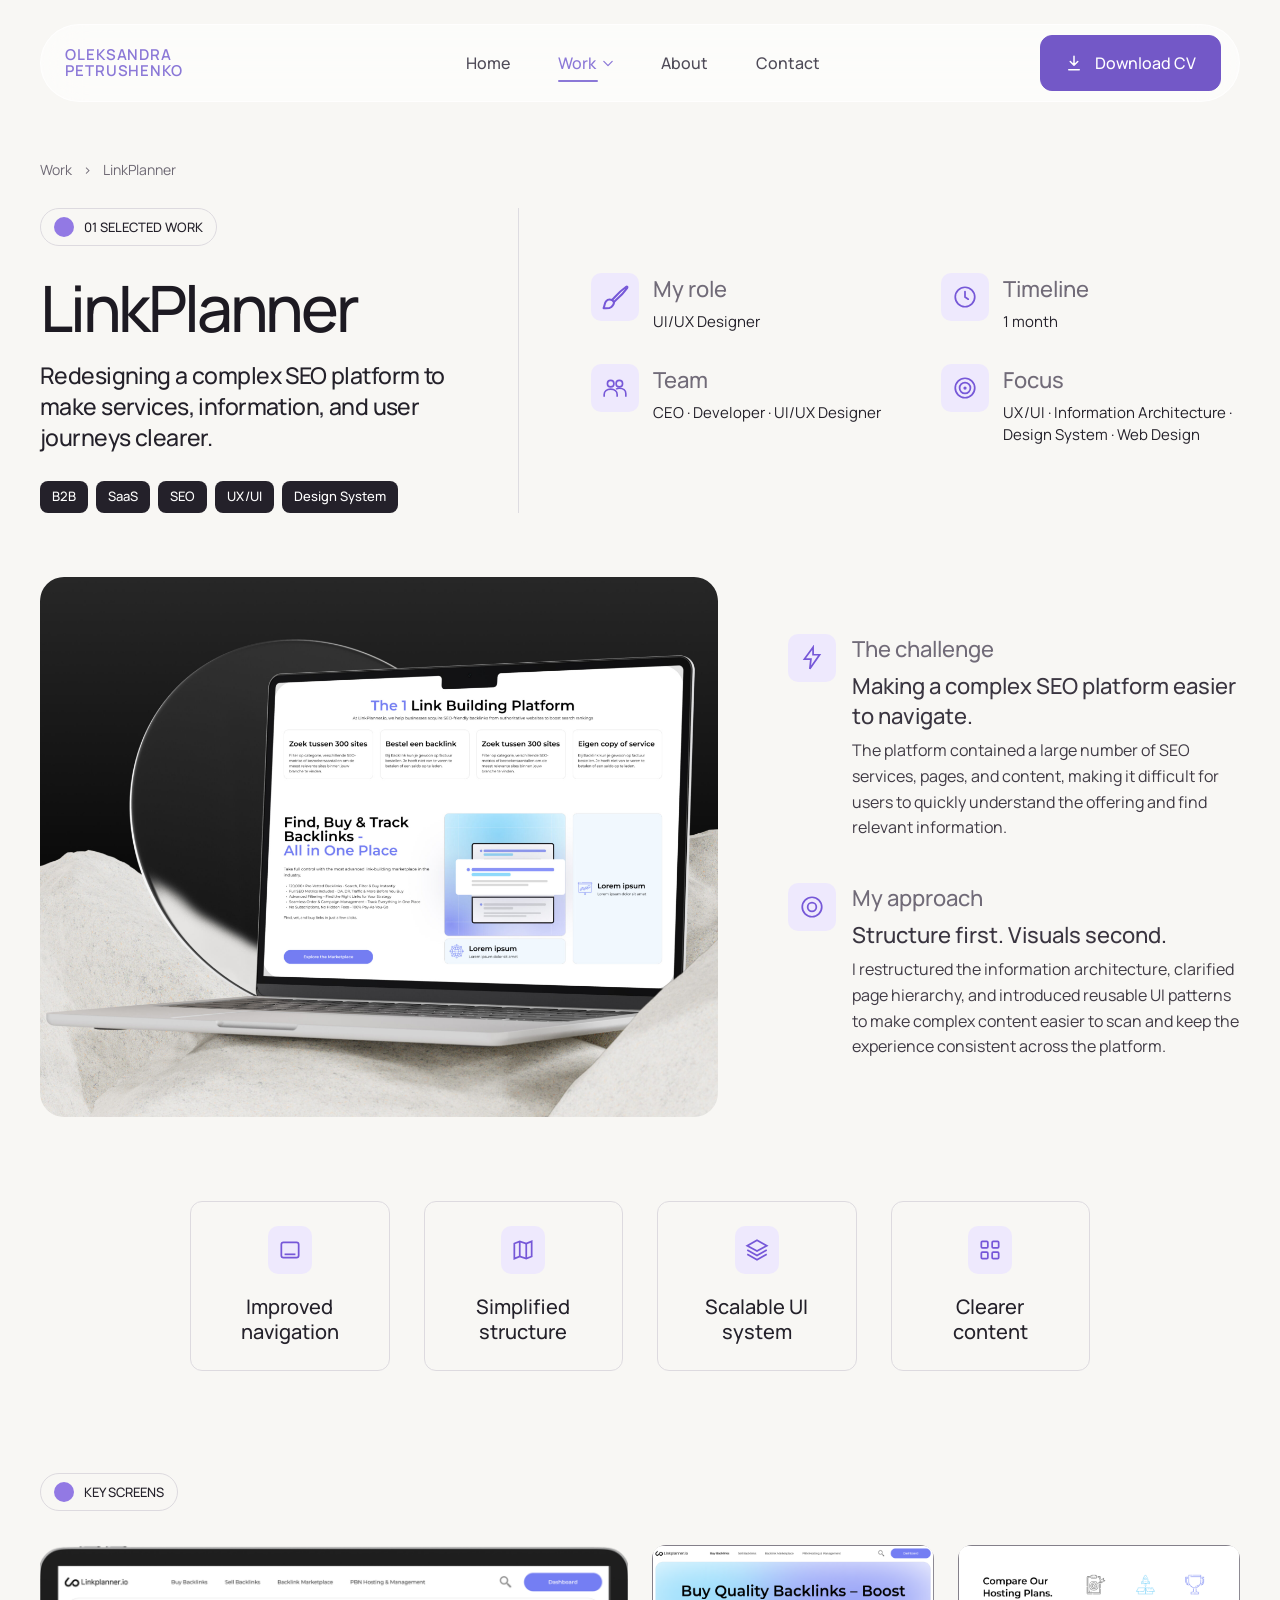
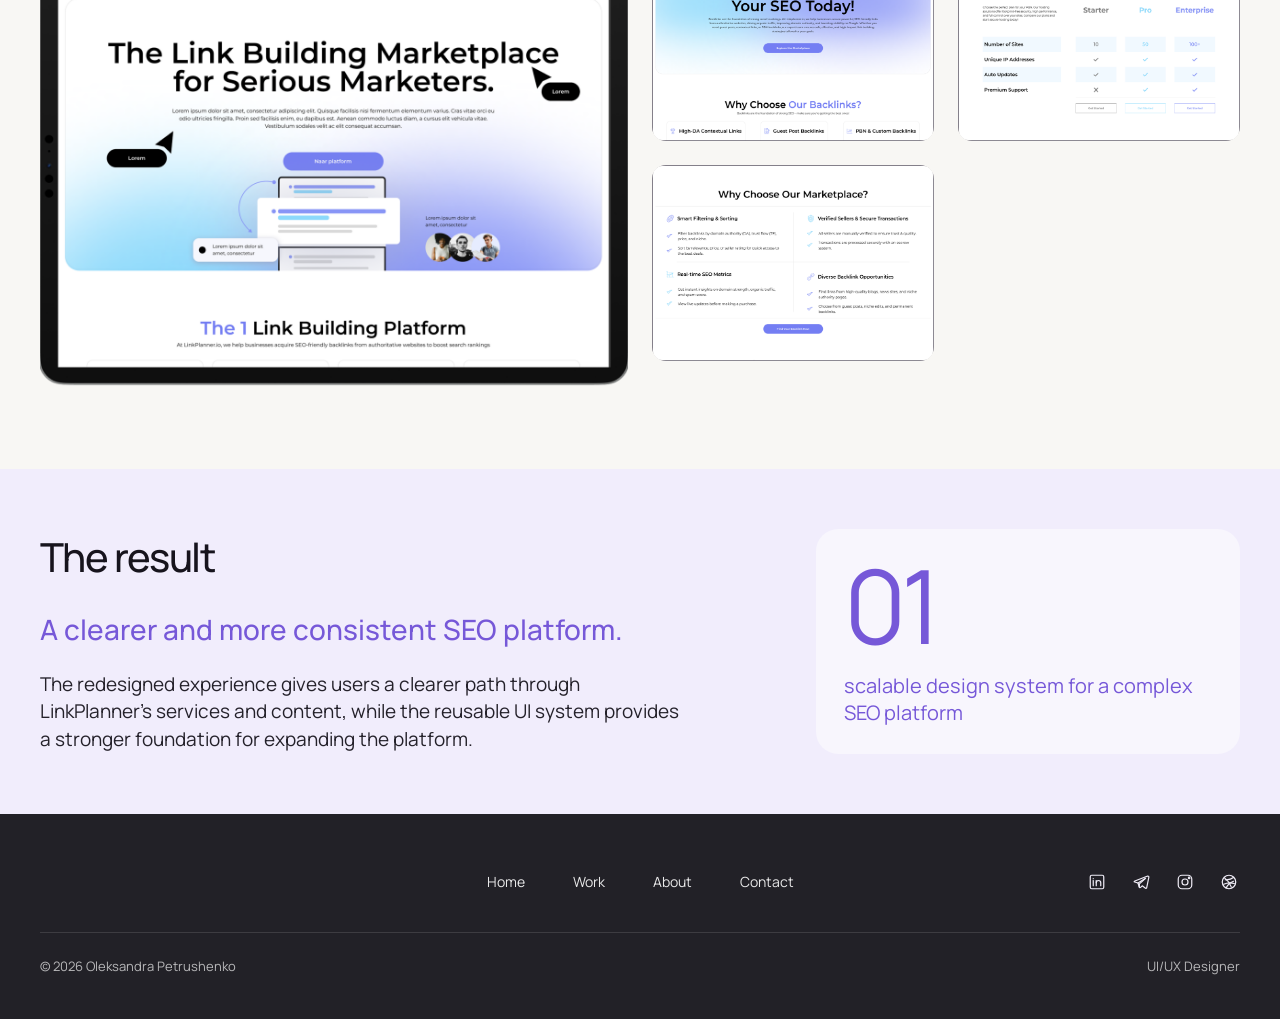
<file: linkplanner/index.html>
<!DOCTYPE html>
<html lang="en-US">
<head>
    <meta charset="UTF-8">

    <meta name="viewport" content="width=device-width, initial-scale=1">
    <meta name="robots" content="max-image-preview:large">
    <title>LinkPlanner – Oleksandra Petrushenko</title>

    <link rel="canonical" href="/linkplanner/">

    <link rel="icon" href="/wp-content/uploads/2026/10/mini-logo-150x150.png" sizes="32x32">
    <link rel="icon" href="/wp-content/uploads/2026/10/mini-logo-300x300.png" sizes="192x192">
    <link rel="apple-touch-icon" href="/wp-content/uploads/2026/10/mini-logo-300x300.png">
    <meta name="msapplication-TileImage" content="/wp-content/uploads/2026/10/mini-logo-300x300.png">
    <link rel="stylesheet" href="/css/style.css">
</head>

<body>

<div class="op-case op-case--linkplanner">


    <!-- =========================================================
         HEADER
         ========================================================= -->

    <div class="op-header">

        <div class="op-header__inner">

            <a class="op-logo" href="/">
                <span>OLEKSANDRA</span>
                <span>PETRUSHENKO</span>
            </a>

            <nav class="op-nav" aria-label="Main navigation">
                <a href="/" class="op-nav__link">Home</a>

                <div class="op-nav-dropdown">
                    <a href="/work/" class="op-nav__link op-nav__link--active op-nav-dropdown__trigger">
                        Work

                        <svg class="op-nav-dropdown__arrow"
                             viewBox="0 0 12 8"
                             aria-hidden="true">
                            <path d="M1 1.5L6 6.5L11 1.5"/>
                        </svg>
                    </a>

                    <div class="op-nav-dropdown__menu">
                        <a href="/linkplanner/">LinkPlanner</a>
                        <a href="/huisleon/">HuisLeon</a>
                        <a href="/taxagent/">Taxagent</a>
                        <a href="/ai-landing/">AI Chat</a>
                        <a href="/tide/">Tide</a>
                    </div>
                </div>

                <a href="/about/" class="op-nav__link">About</a>
                <a href="/contact/" class="op-nav__link">Contact</a>
            </nav>

            <a class="op-cv" href="https://drive.google.com/file/d/191JbVOFERhRfzCGnw-VgpEy6xldY5_GI/view?usp=sharing"
               target="_blank" rel="noopener noreferrer">

                <svg class="op-cv__icon" viewbox="0 0 24 24" aria-hidden="true">
                    <path d="M12 3v12m0 0 5-5m-5 5-5-5M5 21h14" fill="none" stroke="currentColor" stroke-width="2"
                          stroke-linecap="round" stroke-linejoin="round"></path>
                </svg>

                <span>Download CV</span>
            </a>


            <button class="op-menu-toggle" type="button" aria-label="Open menu" aria-expanded="false"
                    aria-controls="op-mobile-menu" onclick="opToggleMenu(this)">
                <span></span>
                <span></span>
            </button>


            <div class="op-mobile-menu" id="op-mobile-menu">

                <nav class="op-mobile-nav" aria-label="Mobile navigation">

                    <a href="/">
                        Home
                        <span>→</span>
                    </a>

                    <a href="/work/">
                        Work
                        <span>→</span>
                    </a>

                    <a href="/linkplanner/" class="op-mobile-nav__active">
                        LinkPlanner
                        <span>→</span>
                    </a>

                    <a href="/huisleon/">
                        HuisLeon
                        <span>→</span>
                    </a>

                    <a href="/taxagent/">
                        Taxagent
                        <span>→</span>
                    </a>

                    <a href="/ai-landing/">
                        AI Chat
                        <span>→</span>
                    </a>

                    <a href="/tide/">
                        Tide
                        <span>→</span>
                    </a>

                    <a href="/about/">
                        About
                        <span>→</span>
                    </a>

                    <a href="/contact/">
                        Contact
                        <span>→</span>
                    </a>

                </nav>

                <a class="op-mobile-cv"
                   href="https://drive.google.com/file/d/191JbVOFERhRfzCGnw-VgpEy6xldY5_GI/view?usp=sharing"
                   target="_blank" rel="noopener noreferrer">

                    <svg viewbox="0 0 24 24" aria-hidden="true">
                        <path d="M12 3v12m0 0 5-5m-5 5-5-5M5 21h14" fill="none" stroke="currentColor" stroke-width="2"
                              stroke-linecap="round" stroke-linejoin="round"></path>
                    </svg>

                    Download CV

                </a>

            </div>

        </div>

    </div>


    <!-- =========================================================
         INTRO
         ========================================================= -->

    <section class="op-case-intro">

        <div class="op-case-intro__inner">

            <div class="op-case-breadcrumbs">
                <a href="/work/">Work</a>
                <span>›</span>
                LinkPlanner
            </div>


            <div class="op-case-intro__grid">


                <div class="op-case-intro__main">

                    <div class="op-case-label">
                        <span class="op-case-label__dot"></span>
                        01 SELECTED WORK
                    </div>


                    <h1 class="op-case-title">
                        LinkPlanner
                    </h1>


                    <p class="op-case-lead">
                        Redesigning a complex SEO platform to make services,
                        information, and user journeys clearer.
                    </p>


                    <div class="op-case-tags">
                        <span>B2B</span>
                        <span>SaaS</span>
                        <span>SEO</span>
                        <span>UX/UI</span>
                        <span>Design System</span>
                    </div>

                </div>


                <!-- PROJECT META -->

                <div class="op-case-meta">


                    <!-- MY ROLE -->

                    <div class="op-case-meta__item">

                        <div class="op-case-icon op-case-icon--brush">

                            <svg viewbox="0 0 32 32" fill="none" aria-hidden="true">

                                <path d="M12.2 18.8C15.5 15.5 19 10.3 27.8 4.1C28.7 3.5 29.6 4.4 29 5.3C22.8 14.1 17.6 17.6 14.3 20.9"
                                      stroke="currentColor" stroke-width="2.2" stroke-linecap="round"
                                      stroke-linejoin="round"></path>

                                <path d="M12.2 18.8L14.3 20.9" stroke="currentColor" stroke-width="2.2"
                                      stroke-linecap="round"></path>

                                <path d="M12.2 18.8C9.7 17.8 7.1 18.3 5.5 20.2C3.9 22.1 4.1 25 2.8 27.8C5.7 28.1 9.2 28.3 11.5 26.4C13.5 24.8 14.5 22.6 14.3 20.9"
                                      stroke="currentColor" stroke-width="2.2" stroke-linecap="round"
                                      stroke-linejoin="round"></path>

                            </svg>

                        </div>


                        <div>
                            <h3>My role</h3>
                            <p>UI/UX Designer</p>
                        </div>

                    </div>


                    <!-- TIMELINE -->

                    <div class="op-case-meta__item">

                        <div class="op-case-icon">

                            <svg viewbox="0 0 24 24" aria-hidden="true">

                                <circle cx="12" cy="12" r="9" fill="none" stroke="currentColor"
                                        stroke-width="1.6"></circle>

                                <path d="M12 7v5l3 2" fill="none" stroke="currentColor" stroke-width="1.6"
                                      stroke-linecap="round"></path>

                            </svg>

                        </div>


                        <div>
                            <h3>Timeline</h3>
                            <p>1 month</p>
                        </div>

                    </div>


                    <!-- TEAM -->

                    <div class="op-case-meta__item">

                        <div class="op-case-icon">

                            <svg viewbox="0 0 24 24" fill="none" stroke="currentColor" stroke-width="1.5"
                                 aria-hidden="true">

                                <circle cx="8" cy="8" r="3"></circle>
                                <circle cx="16" cy="8" r="3"></circle>

                                <path d="M2 20v-2c0-3 2.5-5 6-5s6 2 6 5v2"></path>
                                <path d="M13 13c1-.6 2-.8 3-.8 3.5 0 6 2 6 5V20"></path>

                            </svg>

                        </div>


                        <div>
                            <h3>Team</h3>
                            <p>CEO · Developer · UI/UX Designer</p>
                        </div>

                    </div>


                    <!-- FOCUS -->

                    <div class="op-case-meta__item">

                        <div class="op-case-icon">

                            <svg viewbox="0 0 24 24" aria-hidden="true">

                                <circle cx="12" cy="12" r="9" fill="none" stroke="currentColor"
                                        stroke-width="1.6"></circle>

                                <circle cx="12" cy="12" r="5" fill="none" stroke="currentColor"
                                        stroke-width="1.6"></circle>

                                <circle cx="12" cy="12" r="1.5" fill="currentColor"></circle>

                            </svg>

                        </div>


                        <div>

                            <h3>Focus</h3>

                            <p>
                                UX/UI · Information Architecture ·
                                Design System · Web Design
                            </p>

                        </div>

                    </div>


                </div>

            </div>

        </div>

    </section>


    <!-- =========================================================
         CHALLENGE + APPROACH
         ========================================================= -->

    <section class="op-case-story">

        <div class="op-case-story__inner">


            <div class="op-case-story__visual">

                <img decoding="async" src="/wp-content/uploads/2026/10/MOCKUP-1-scaled.jpg"
                     alt="LinkPlanner website mockup">

            </div>


            <div class="op-case-story__content">


                <!-- CHALLENGE -->

                <div class="op-case-story__item">

                    <div class="op-case-icon">

                        <svg viewbox="0 0 24 24" fill="none" stroke="currentColor" stroke-width="1.6"
                             aria-hidden="true">

                            <path d="M13 2 5 13h6l-1 9 9-13h-6V2Z"></path>

                        </svg>

                    </div>


                    <div>

                        <h3>The challenge</h3>

                        <p class="op-case-story__headline">
                            Making a complex SEO platform easier to navigate.
                        </p>

                        <p class="op-case-story__description">
                            The platform contained a large number of SEO services,
                            pages, and content, making it difficult for users to quickly
                            understand the offering and find relevant information.
                        </p>

                    </div>

                </div>


                <!-- APPROACH -->

                <div class="op-case-story__item">

                    <div class="op-case-icon">

                        <svg viewbox="0 0 24 24" aria-hidden="true">

                            <circle cx="12" cy="12" r="9" fill="none" stroke="currentColor" stroke-width="1.6"></circle>

                            <circle cx="12" cy="12" r="4" fill="none" stroke="currentColor" stroke-width="1.6"></circle>

                        </svg>

                    </div>


                    <div>

                        <h3>My approach</h3>

                        <p class="op-case-story__headline">
                            Structure first. Visuals second.
                        </p>

                        <p class="op-case-story__description">
                            I restructured the information architecture, clarified
                            page hierarchy, and introduced reusable UI patterns
                            to make complex content easier to scan and keep
                            the experience consistent across the platform.
                        </p>

                    </div>

                </div>


            </div>

        </div>

    </section>


    <!-- =========================================================
         BENEFITS
         ========================================================= -->

    <section class="op-case-benefits">

        <div class="op-case-benefits__inner">


            <!-- BENEFIT 1 -->

            <div class="op-case-benefit">

                <div class="op-case-icon">

                    <svg viewbox="0 0 24 24" fill="none" stroke="currentColor" stroke-width="1.6">

                        <rect x="4" y="5" width="16" height="14" rx="2"></rect>

                        <path d="M7 16h10"></path>

                    </svg>

                </div>

                <h3>
                    Improved<br>
                    navigation
                </h3>

            </div>


            <!-- BENEFIT 2 -->

            <div class="op-case-benefit">

                <div class="op-case-icon">

                    <svg viewbox="0 0 24 24" fill="none" stroke="currentColor" stroke-width="1.6">

                        <path d="M4 6 9 4l6 2 5-2v14l-5 2-6-2-5 2V6Z"></path>
                        <path d="M9 4v14M15 6v14"></path>

                    </svg>

                </div>

                <h3>
                    Simplified<br>
                    structure
                </h3>

            </div>


            <!-- BENEFIT 3 -->

            <div class="op-case-benefit">

                <div class="op-case-icon">

                    <svg viewbox="0 0 24 24" fill="none" stroke="currentColor" stroke-width="1.6">

                        <path d="m12 3 9 5-9 5-9-5 9-5Z"></path>
                        <path d="m3 12 9 5 9-5"></path>
                        <path d="m3 16 9 5 9-5"></path>

                    </svg>

                </div>

                <h3>
                    Scalable UI<br>
                    system
                </h3>

            </div>


            <!-- BENEFIT 4 -->

            <div class="op-case-benefit">

                <div class="op-case-icon">

                    <svg viewbox="0 0 24 24" fill="none" stroke="currentColor" stroke-width="1.6">

                        <rect x="4" y="4" width="6" height="6" rx="1"></rect>
                        <rect x="14" y="4" width="6" height="6" rx="1"></rect>
                        <rect x="4" y="14" width="6" height="6" rx="1"></rect>
                        <rect x="14" y="14" width="6" height="6" rx="1"></rect>

                    </svg>

                </div>

                <h3>
                    Clearer<br>
                    content
                </h3>

            </div>


        </div>

    </section>


    <!-- =========================================================
         KEY SCREENS
         ========================================================= -->

    <section class="op-case-screens">

        <div class="op-case-screens__inner">


            <!-- LABEL -->

            <div class="op-case-screens__label-wrap">

                <div class="op-case-section-label">
                    <span class="op-case-section-label__dot"></span>
                    <span>KEY SCREENS</span>
                </div>

            </div>


            <!-- GALLERY -->

            <div class="op-case-screens__grid">


                <!-- LARGE LEFT SCREEN -->

                <div class="op-case-screen op-case-screen--featured">

                    <img decoding="async" src="/wp-content/uploads/2026/10/image-1-scaled.png"
                         alt="LinkPlanner project overview">

                </div>


                <!-- FOUR SMALL SCREENS -->

                <div class="op-case-screens__right">


                    <div class="op-case-screen">

                        <img decoding="async" src="/wp-content/uploads/2026/10/Rectangle-8.png"
                             alt="LinkPlanner key screen">

                    </div>


                    <div class="op-case-screen">

                        <img decoding="async" src="/wp-content/uploads/2026/10/Rectangle-9.png"
                             alt="LinkPlanner key screen">

                    </div>


                    <div class="op-case-screen">

                        <img decoding="async" src="/wp-content/uploads/2026/10/Rectangle-10.png"
                             alt="LinkPlanner key screen">

                    </div>


                    <div class="op-case-screen">

                        <img decoding="async" src="/wp-content/uploads/2026/10/Rectangle-11.png"
                             alt="LinkPlanner key screen">

                    </div>


                </div>

            </div>

        </div>

    </section>


    <!-- =========================================================
         RESULT
         ========================================================= -->

    <section class="op-case-result">

        <div class="op-case-result__inner">


            <div class="op-case-result__content">

                <h2>The result</h2>


                <p class="op-case-result__highlight">
                    A clearer and more consistent SEO platform.
                </p>


                <p class="op-case-result__text">
                    The redesigned experience gives users a clearer path
                    through LinkPlanner’s services and content, while the
                    reusable UI system provides a stronger foundation
                    for expanding the platform.
                </p>

            </div>


            <div class="op-case-result__stat">

                <div class="op-case-result__number">
                    01
                </div>

                <div class="op-case-result__caption">
                    scalable design system for a complex SEO platform
                </div>

            </div>


        </div>

    </section>


    <!-- ==================================================
         FOOTER
         ================================================== -->

    <footer class="op-footer">

        <div class="op-footer__inner">

            <!-- ===== LOGO ===== -->

            <a class="op-footer__logo" href="/" aria-label="Home">
                <img decoding="async" src="/wp-content/uploads/2026/10/logo-1.png" alt="Oleksandra Petrushenko">
            </a>


            <!-- ===== NAVIGATION ===== -->

            <nav class="op-footer__nav" aria-label="Footer navigation">

                <a href="/">Home</a>
                <a href="/work/">Work</a>
                <a href="/about/">About</a>
                <a href="/contact/">Contact</a>

            </nav>


            <!-- ===== SOCIALS ===== -->

            <div class="op-footer__socials">


                <!-- LINKEDIN -->

                <a href="https://www.linkedin.com/in/oleksandra-petrushenko-designer/" target="_blank"
                   rel="noopener noreferrer" aria-label="LinkedIn">
                    <svg viewbox="0 0 24 24" aria-hidden="true">
                        <rect x="3" y="3" width="18" height="18" rx="2"></rect>
                        <path d="M7 10v7"></path>
                        <path d="M7 7.5v.01"></path>
                        <path d="M11 17v-7"></path>
                        <path d="M11 13c0-1.7 1.2-3 3-3s3 1.3 3 3v4"></path>
                    </svg>
                </a>


                <!-- TELEGRAM -->

                <a href="https://t.me/Alexandra24Pe" target="_blank" rel="noopener noreferrer" aria-label="Telegram">
                    <svg viewbox="0 0 24 24" aria-hidden="true">
                        <path d="M21 4 3.8 10.6c-1.2.5-1.2 1.1-.2 1.4l4.4 1.4 1.7 5.2c.2.6.1.9.8.9.5 0 .8-.2 1-.4l2.1-2 4.4 3.2c.8.4 1.4.2 1.6-.8L22.4 6c.3-1.2-.5-1.8-1.4-2Z"></path>
                        <path d="m8 13.4 10.1-6.3"></path>
                        <path d="m9.7 18.6.2-4.1 7.4-6.7"></path>
                    </svg>
                </a>


                <!-- INSTAGRAM -->

                <a href="https://www.instagram.com/alpe_designer" target="_blank" rel="noopener noreferrer"
                   aria-label="Instagram">
                    <svg viewbox="0 0 24 24" aria-hidden="true">
                        <rect x="3" y="3" width="18" height="18" rx="5"></rect>
                        <circle cx="12" cy="12" r="4"></circle>
                        <circle cx="17.5" cy="6.5" r="1"></circle>
                    </svg>
                </a>


                <!-- DRIBBBLE -->

                <a href="https://dribbble.com/_al_pe_" target="_blank" rel="noopener noreferrer" aria-label="Dribbble">
                    <svg viewbox="0 0 24 24" aria-hidden="true">
                        <circle cx="12" cy="12" r="9"></circle>
                        <path d="M6 6.5c4 3 7 7 9 12"></path>
                        <path d="M5 15c4-2 9-2.5 14-1"></path>
                        <path d="M8 20c2-4 5-7 10-9"></path>
                        <path d="M7 9c4 .3 8-.5 11-3"></path>
                    </svg>
                </a>

            </div>

        </div>
        <!-- BOTTOM -->

        <div class="op-footer__bottom">

            <p>
                © 2026 Oleksandra Petrushenko
            </p>

            <p>
                UI/UX Designer
            </p>

        </div>
    </footer>

</div>

<script src="/js/main.js"></script>

<!-- Cloudflare Web Analytics -->
<script
        type="module"
        src="https://static.cloudflareinsights.com/beacon.min.js"
        data-cf-beacon='{"token":"5943d422c7884ce194f5fe70c7620913"}'>
</script>
<!-- End Cloudflare Web Analytics -->

</body>
</html>
</file>
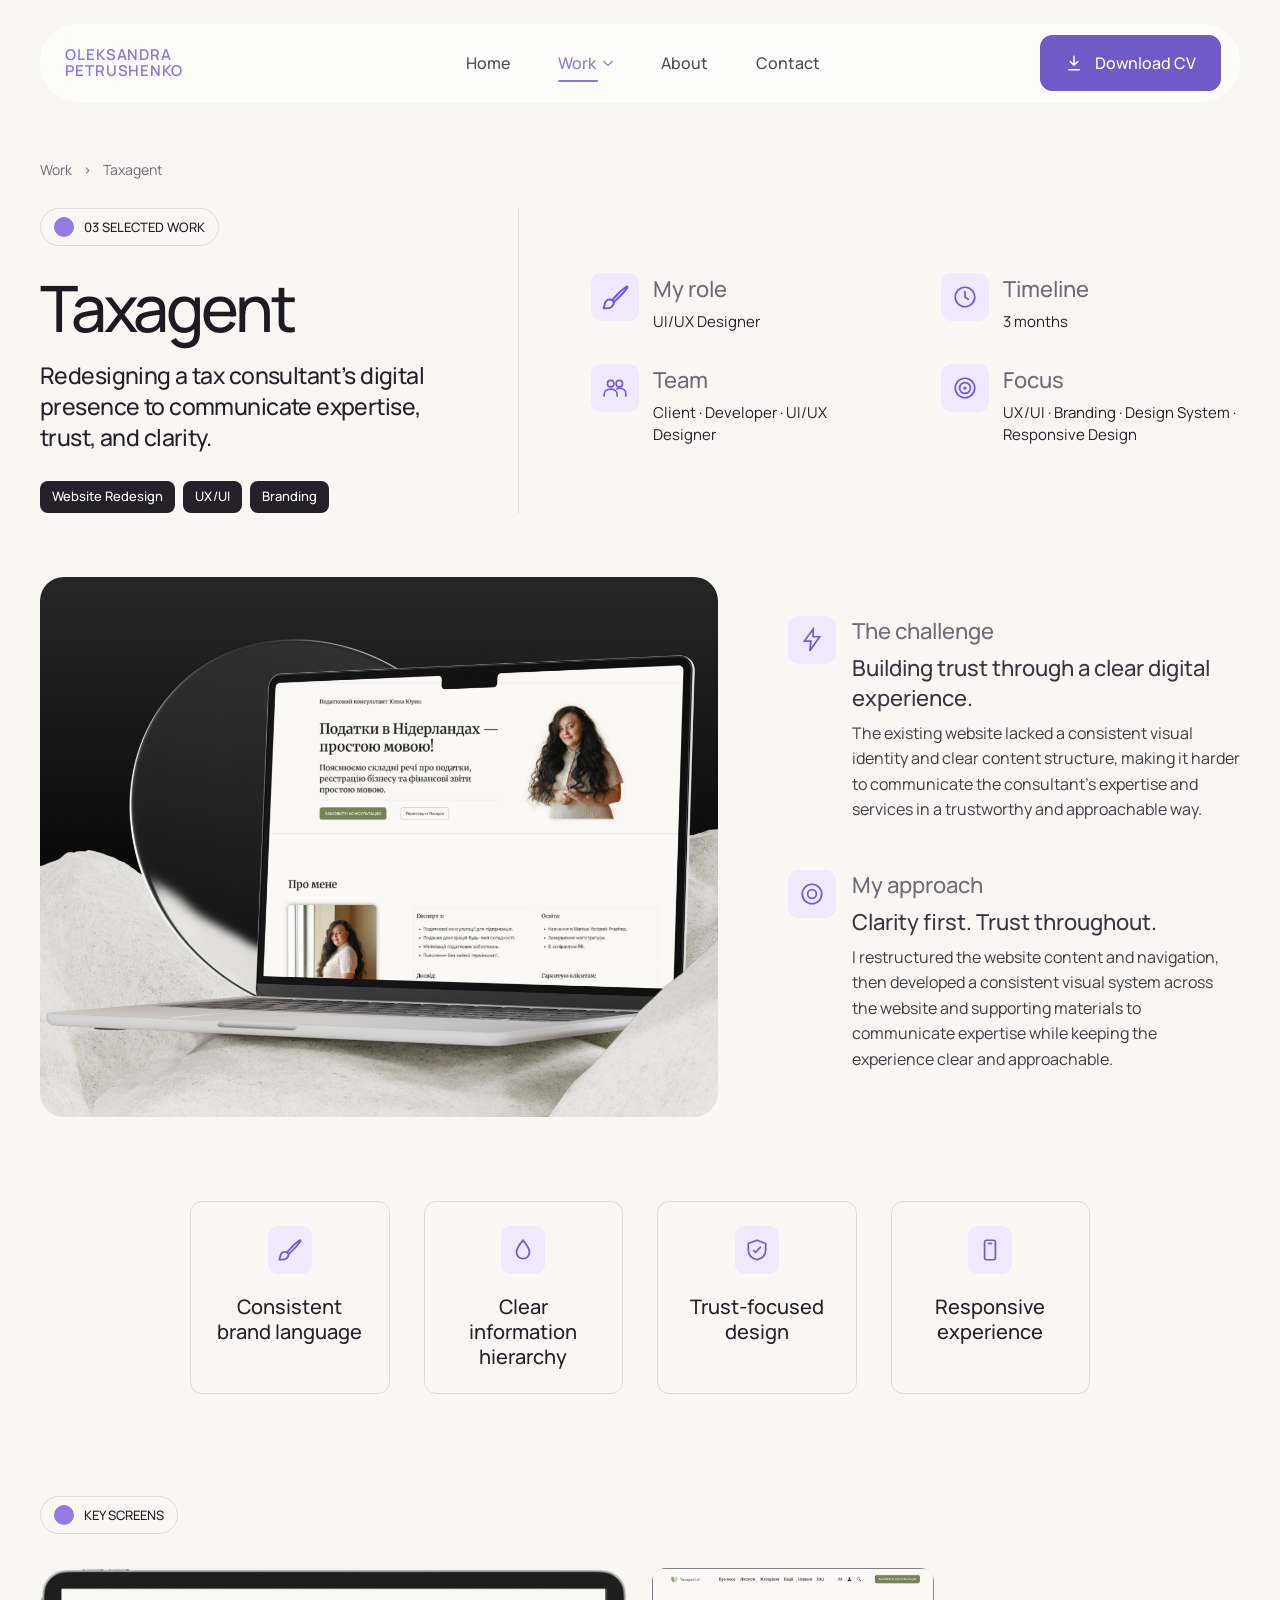
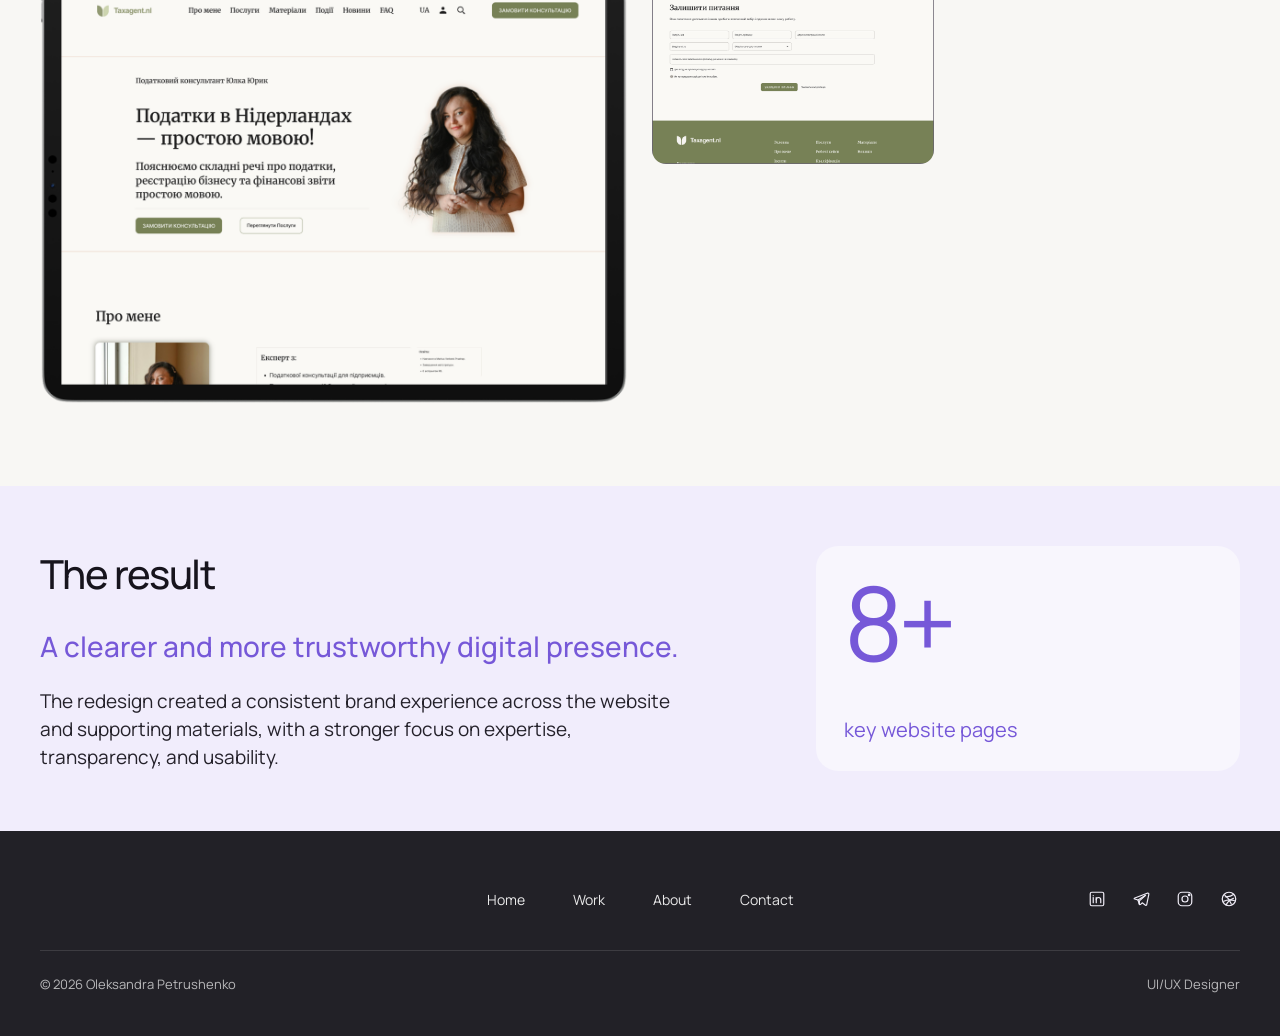
<file: taxagent/index.html>
<!DOCTYPE html>
<html lang="en-US">
<head>
    <meta charset="UTF-8">

    <meta name="viewport" content="width=device-width, initial-scale=1">
    <meta name="robots" content="max-image-preview:large">
    <title>Taxagent – Oleksandra Petrushenko</title>

    <link rel="canonical" href="/taxagent/">

    <link rel="icon" href="/wp-content/uploads/2026/10/mini-logo-150x150.png" sizes="32x32">
    <link rel="icon" href="/wp-content/uploads/2026/10/mini-logo-300x300.png" sizes="192x192">
    <link rel="apple-touch-icon" href="/wp-content/uploads/2026/10/mini-logo-300x300.png">
    <meta name="msapplication-TileImage" content="/wp-content/uploads/2026/10/mini-logo-300x300.png">
    <link rel="stylesheet" href="/css/style.css">
</head>

<body>

<div class="op-case op-case--taxagent">

    <!-- =========================================================
         HEADER
         ========================================================= -->

    <div class="op-header">

        <div class="op-header__inner">

            <a class="op-logo" href="/">
                <span>OLEKSANDRA</span>
                <span>PETRUSHENKO</span>
            </a>

            <nav class="op-nav" aria-label="Main navigation">
                <a href="/" class="op-nav__link">Home</a>

                <div class="op-nav-dropdown">
                    <a href="/work/" class="op-nav__link op-nav__link--active op-nav-dropdown__trigger">
                        Work

                        <svg class="op-nav-dropdown__arrow"
                             viewBox="0 0 12 8"
                             aria-hidden="true">
                            <path d="M1 1.5L6 6.5L11 1.5"/>
                        </svg>
                    </a>

                    <div class="op-nav-dropdown__menu">
                        <a href="/linkplanner/">LinkPlanner</a>
                        <a href="/huisleon/">HuisLeon</a>
                        <a href="/taxagent/">Taxagent</a>
                        <a href="/ai-landing/">AI Chat</a>
                        <a href="/tide/">Tide</a>
                    </div>
                </div>

                <a href="/about/" class="op-nav__link">About</a>
                <a href="/contact/" class="op-nav__link">Contact</a>
            </nav>

            <a class="op-cv" href="https://drive.google.com/file/d/191JbVOFERhRfzCGnw-VgpEy6xldY5_GI/view?usp=sharing"
               target="_blank" rel="noopener noreferrer">

                <svg class="op-cv__icon" viewbox="0 0 24 24" aria-hidden="true">
                    <path d="M12 3v12m0 0 5-5m-5 5-5-5M5 21h14" fill="none" stroke="currentColor" stroke-width="2"
                          stroke-linecap="round" stroke-linejoin="round"></path>
                </svg>

                <span>Download CV</span>
            </a>

            <button class="op-menu-toggle" type="button" aria-label="Open menu" aria-expanded="false"
                    aria-controls="op-mobile-menu" onclick="opToggleMenu(this)">
                <span></span>
                <span></span>
            </button>

            <div class="op-mobile-menu" id="op-mobile-menu">

                <nav class="op-mobile-nav" aria-label="Mobile navigation">

                    <a href="/">
                        Home
                        <span>→</span>
                    </a>

                    <a href="/work/">
                        Work
                        <span>→</span>
                    </a>

                    <a href="/linkplanner/">
                        LinkPlanner
                        <span>→</span>
                    </a>

                    <a href="/huisleon/">
                        HuisLeon
                        <span>→</span>
                    </a>

                    <a href="/taxagent/" class="op-mobile-nav__active">
                        Taxagent
                        <span>→</span>
                    </a>

                    <a href="/ai-landing/">
                        AI Chat
                        <span>→</span>
                    </a>

                    <a href="/tide/">
                        Tide
                        <span>→</span>
                    </a>

                    <a href="/about/">
                        About
                        <span>→</span>
                    </a>

                    <a href="/contact/">
                        Contact
                        <span>→</span>
                    </a>

                </nav>

                <a class="op-mobile-cv"
                   href="https://drive.google.com/file/d/191JbVOFERhRfzCGnw-VgpEy6xldY5_GI/view?usp=sharing"
                   target="_blank" rel="noopener noreferrer">

                    <svg viewbox="0 0 24 24" aria-hidden="true">
                        <path d="M12 3v12m0 0 5-5m-5 5-5-5M5 21h14" fill="none" stroke="currentColor" stroke-width="2"
                              stroke-linecap="round" stroke-linejoin="round"></path>
                    </svg>

                    Download CV
                </a>

            </div>

        </div>

    </div>


    <!-- =========================================================
         INTRO
         ========================================================= -->

    <section class="op-case-intro">

        <div class="op-case-intro__inner">

            <div class="op-case-breadcrumbs">
                <a href="/work/">Work</a>
                <span>›</span>
                Taxagent
            </div>

            <div class="op-case-intro__grid">

                <div class="op-case-intro__main">

                    <div class="op-case-label">
                        <span class="op-case-label__dot"></span>
                        03 SELECTED WORK
                    </div>

                    <h1 class="op-case-title">
                        Taxagent
                    </h1>

                    <p class="op-case-lead">
                        Redesigning a tax consultant’s digital presence
                        to communicate expertise, trust, and clarity.
                    </p>

                    <div class="op-case-tags">
                        <span>Website Redesign</span>
                        <span>UX/UI</span>
                        <span>Branding</span>
                    </div>

                </div>


                <!-- PROJECT META -->

                <div class="op-case-meta">

                    <div class="op-case-meta__item">

                        <div class="op-case-icon op-case-icon--brush">

                            <svg viewbox="0 0 32 32" fill="none" aria-hidden="true">
                                <path d="M12.2 18.8C15.5 15.5 19 10.3 27.8 4.1C28.7 3.5 29.6 4.4 29 5.3C22.8 14.1 17.6 17.6 14.3 20.9"
                                      stroke="currentColor" stroke-width="2.2" stroke-linecap="round"
                                      stroke-linejoin="round"></path>

                                <path d="M12.2 18.8L14.3 20.9" stroke="currentColor" stroke-width="2.2"
                                      stroke-linecap="round"></path>

                                <path d="M12.2 18.8C9.7 17.8 7.1 18.3 5.5 20.2C3.9 22.1 4.1 25 2.8 27.8C5.7 28.1 9.2 28.3 11.5 26.4C13.5 24.8 14.5 22.6 14.3 20.9"
                                      stroke="currentColor" stroke-width="2.2" stroke-linecap="round"
                                      stroke-linejoin="round"></path>
                            </svg>

                        </div>

                        <div>
                            <h3>My role</h3>
                            <p>UI/UX Designer</p>
                        </div>

                    </div>


                    <div class="op-case-meta__item">

                        <div class="op-case-icon">

                            <svg viewbox="0 0 24 24" aria-hidden="true">
                                <circle cx="12" cy="12" r="9" fill="none" stroke="currentColor"
                                        stroke-width="1.6"></circle>

                                <path d="M12 7v5l3 2" fill="none" stroke="currentColor" stroke-width="1.6"
                                      stroke-linecap="round"></path>
                            </svg>

                        </div>

                        <div>
                            <h3>Timeline</h3>
                            <p>3 months</p>
                        </div>

                    </div>


                    <div class="op-case-meta__item">

                        <div class="op-case-icon">

                            <svg viewbox="0 0 24 24" fill="none" stroke="currentColor" stroke-width="1.5"
                                 aria-hidden="true">

                                <circle cx="8" cy="8" r="3"></circle>
                                <circle cx="16" cy="8" r="3"></circle>

                                <path d="M2 20v-2c0-3 2.5-5 6-5s6 2 6 5v2"></path>
                                <path d="M13 13c1-.6 2-.8 3-.8 3.5 0 6 2 6 5V20"></path>

                            </svg>

                        </div>

                        <div>
                            <h3>Team</h3>
                            <p>Client · Developer · UI/UX Designer</p>
                        </div>

                    </div>


                    <div class="op-case-meta__item">

                        <div class="op-case-icon">

                            <svg viewbox="0 0 24 24" aria-hidden="true">

                                <circle cx="12" cy="12" r="9" fill="none" stroke="currentColor"
                                        stroke-width="1.6"></circle>

                                <circle cx="12" cy="12" r="5" fill="none" stroke="currentColor"
                                        stroke-width="1.6"></circle>

                                <circle cx="12" cy="12" r="1.5" fill="currentColor"></circle>

                            </svg>

                        </div>

                        <div>
                            <h3>Focus</h3>
                            <p>
                                UX/UI · Branding · Design System ·
                                Responsive Design
                            </p>
                        </div>

                    </div>

                </div>

            </div>

        </div>

    </section>


    <!-- =========================================================
         CHALLENGE + APPROACH
         ========================================================= -->

    <section class="op-case-story">

        <div class="op-case-story__inner">

            <div class="op-case-story__visual">

                <img decoding="async" src="/wp-content/uploads/2026/10/MOCKUP-3-scaled.png"
                     alt="Taxagent website mockup">

            </div>


            <div class="op-case-story__content">

                <!-- CHALLENGE -->

                <div class="op-case-story__item">

                    <div class="op-case-icon">

                        <svg viewbox="0 0 24 24" fill="none" stroke="currentColor" stroke-width="1.6"
                             aria-hidden="true">

                            <path d="M13 2 5 13h6l-1 9 9-13h-6V2Z"></path>

                        </svg>

                    </div>

                    <div>

                        <h3>The challenge</h3>

                        <p class="op-case-story__headline">
                            Building trust through a clear digital experience.
                        </p>

                        <p class="op-case-story__description">
                            The existing website lacked a consistent visual identity
                            and clear content structure, making it harder to communicate
                            the consultant’s expertise and services in a trustworthy
                            and approachable way.
                        </p>

                    </div>

                </div>


                <!-- APPROACH -->

                <div class="op-case-story__item">

                    <div class="op-case-icon">

                        <svg viewbox="0 0 24 24" aria-hidden="true">

                            <circle cx="12" cy="12" r="9" fill="none" stroke="currentColor" stroke-width="1.6"></circle>

                            <circle cx="12" cy="12" r="4" fill="none" stroke="currentColor" stroke-width="1.6"></circle>

                        </svg>

                    </div>

                    <div>

                        <h3>My approach</h3>

                        <p class="op-case-story__headline">
                            Clarity first. Trust throughout.
                        </p>

                        <p class="op-case-story__description">
                            I restructured the website content and navigation,
                            then developed a consistent visual system across the
                            website and supporting materials to communicate expertise
                            while keeping the experience clear and approachable.
                        </p>

                    </div>

                </div>

            </div>

        </div>

    </section>


    <!-- =========================================================
         BENEFITS
         ========================================================= -->

    <section class="op-case-benefits">

        <div class="op-case-benefits__inner">

            <div class="op-case-benefit">

                <div class="op-case-icon">

                    <svg viewBox="0 0 32 32" fill="none" aria-hidden="true">
                        <path d="M12.2 18.8C15.5 15.5 19 10.3 27.8 4.1C28.7 3.5 29.6 4.4 29 5.3C22.8 14.1 17.6 17.6 14.3 20.9"
                              stroke="currentColor"
                              stroke-width="2.2"
                              stroke-linecap="round"
                              stroke-linejoin="round"></path>

                        <path d="M12.2 18.8L14.3 20.9"
                              stroke="currentColor"
                              stroke-width="2.2"
                              stroke-linecap="round"></path>

                        <path d="M12.2 18.8C9.7 17.8 7.1 18.3 5.5 20.2C3.9 22.1 4.1 25 2.8 27.8C5.7 28.1 9.2 28.3 11.5 26.4C13.5 24.8 14.5 22.6 14.3 20.9"
                              stroke="currentColor"
                              stroke-width="2.2"
                              stroke-linecap="round"
                              stroke-linejoin="round"></path>
                    </svg>

                </div>

                <h3>
                    Consistent<br>
                    brand language
                </h3>

            </div>


            <div class="op-case-benefit">

                <div class="op-case-icon">

                    <svg viewbox="0 0 24 24" fill="none" stroke="currentColor" stroke-width="1.6">

                        <path d="M12 3C8.5 7.2 6 10.1 6 14a6 6 0 0 0 12 0c0-3.9-2.5-6.8-6-11Z"></path>

                    </svg>

                </div>

                <h3>
                    Clear<br>
                    information hierarchy
                </h3>

            </div>


            <div class="op-case-benefit">

                <div class="op-case-icon">

                    <svg viewbox="0 0 24 24" fill="none" stroke="currentColor" stroke-width="1.6">

                        <path d="M12 3 20 6v6c0 4.8-3.2 7.8-8 9-4.8-1.2-8-4.2-8-9V6l8-3Z"></path>
                        <path d="m8.5 12 2.2 2.2 4.8-5"></path>

                    </svg>

                </div>

                <h3>
                    Trust-focused<br>
                    design
                </h3>

            </div>


            <div class="op-case-benefit">

                <div class="op-case-icon">

                    <svg viewbox="0 0 24 24" fill="none" stroke="currentColor" stroke-width="1.6">

                        <rect x="7" y="3" width="10" height="18" rx="2"></rect>
                        <path d="M10 6h4"></path>

                    </svg>

                </div>

                <h3>
                    Responsive<br>
                    experience
                </h3>

            </div>

        </div>

    </section>


    <!-- =========================================================
         KEY SCREENS
         ========================================================= -->

    <section class="op-case-screens">

        <div class="op-case-screens__inner">

            <div class="op-case-screens__label-wrap">

                <div class="op-case-section-label">
                    <span class="op-case-section-label__dot"></span>
                    <span>KEY SCREENS</span>
                </div>

            </div>


            <div class="op-case-screens__grid">

                <!-- LARGE LEFT SCREEN -->

                <div class="op-case-screen op-case-screen--featured">

                    <img decoding="async" src="/wp-content/uploads/2026/10/image-2-scaled.png"
                         alt="Taxagent project overview">

                </div>


                <!-- FOUR SMALL SCREENS -->

                <div class="op-case-screens__right">

                    <div class="op-case-screen">
                        <img decoding="async" src="/wp-content/uploads/2026/10/01.png" alt="Taxagent key screen">
                    </div>

                    <div class="op-case-screen">
                        <img decoding="async" src="/wp-content/uploads/2026/10/02.png" alt="Taxagent key screen">
                    </div>

                    <div class="op-case-screen">
                        <img decoding="async" src="/wp-content/uploads/2026/10/03.png" alt="Taxagent key screen">
                    </div>

                    <div class="op-case-screen">
                        <img decoding="async" src="/wp-content/uploads/2026/10/04.png" alt="Taxagent key screen">
                    </div>

                </div>
            </div>

        </div>
    </section>


    <!-- =========================================================
         RESULT
         ========================================================= -->

    <section class="op-case-result">

        <div class="op-case-result__inner">

            <div class="op-case-result__content">

                <h2>The result</h2>

                <p class="op-case-result__highlight">
                    A clearer and more trustworthy digital presence.
                </p>

                <p class="op-case-result__text">
                    The redesign created a consistent brand experience across
                    the website and supporting materials, with a stronger
                    focus on expertise, transparency, and usability.
                </p>

            </div>


            <div class="op-case-result__stat">

                <div class="op-case-result__number">
                    8+
                </div>

                <div class="op-case-result__caption">
                    key website pages
                </div>

            </div>

        </div>

    </section>


    <!-- ==================================================
         FOOTER
         ================================================== -->

    <footer class="op-footer">

        <div class="op-footer__inner">

            <!-- ===== LOGO ===== -->

            <a class="op-footer__logo" href="/" aria-label="Home">
                <img decoding="async" src="/wp-content/uploads/2026/10/logo-1.png" alt="Oleksandra Petrushenko">
            </a>


            <!-- ===== NAVIGATION ===== -->

            <nav class="op-footer__nav" aria-label="Footer navigation">

                <a href="/">Home</a>
                <a href="/work/">Work</a>
                <a href="/about/">About</a>
                <a href="/contact/">Contact</a>

            </nav>


            <!-- ===== SOCIALS ===== -->

            <div class="op-footer__socials">


                <!-- LINKEDIN -->

                <a href="https://www.linkedin.com/in/oleksandra-petrushenko-designer/" target="_blank"
                   rel="noopener noreferrer" aria-label="LinkedIn">
                    <svg viewbox="0 0 24 24" aria-hidden="true">
                        <rect x="3" y="3" width="18" height="18" rx="2"></rect>
                        <path d="M7 10v7"></path>
                        <path d="M7 7.5v.01"></path>
                        <path d="M11 17v-7"></path>
                        <path d="M11 13c0-1.7 1.2-3 3-3s3 1.3 3 3v4"></path>
                    </svg>
                </a>


                <!-- TELEGRAM -->

                <a href="https://t.me/Alexandra24Pe" target="_blank" rel="noopener noreferrer" aria-label="Telegram">
                    <svg viewbox="0 0 24 24" aria-hidden="true">
                        <path d="M21 4 3.8 10.6c-1.2.5-1.2 1.1-.2 1.4l4.4 1.4 1.7 5.2c.2.6.1.9.8.9.5 0 .8-.2 1-.4l2.1-2 4.4 3.2c.8.4 1.4.2 1.6-.8L22.4 6c.3-1.2-.5-1.8-1.4-2Z"></path>
                        <path d="m8 13.4 10.1-6.3"></path>
                        <path d="m9.7 18.6.2-4.1 7.4-6.7"></path>
                    </svg>
                </a>


                <!-- INSTAGRAM -->

                <a href="https://www.instagram.com/alpe_designer" target="_blank" rel="noopener noreferrer"
                   aria-label="Instagram">
                    <svg viewbox="0 0 24 24" aria-hidden="true">
                        <rect x="3" y="3" width="18" height="18" rx="5"></rect>
                        <circle cx="12" cy="12" r="4"></circle>
                        <circle cx="17.5" cy="6.5" r="1"></circle>
                    </svg>
                </a>


                <!-- DRIBBBLE -->

                <a href="https://dribbble.com/_al_pe_" target="_blank" rel="noopener noreferrer" aria-label="Dribbble">
                    <svg viewbox="0 0 24 24" aria-hidden="true">
                        <circle cx="12" cy="12" r="9"></circle>
                        <path d="M6 6.5c4 3 7 7 9 12"></path>
                        <path d="M5 15c4-2 9-2.5 14-1"></path>
                        <path d="M8 20c2-4 5-7 10-9"></path>
                        <path d="M7 9c4 .3 8-.5 11-3"></path>
                    </svg>
                </a>

            </div>

        </div>
        <!-- BOTTOM -->

        <div class="op-footer__bottom">

            <p>
                © 2026 Oleksandra Petrushenko
            </p>

            <p>
                UI/UX Designer
            </p>

        </div>
    </footer>

</div>

<!-- =========================================================
     MOBILE MENU SCRIPT
     ========================================================= -->

<script src="/js/main.js"></script>

<!-- Cloudflare Web Analytics -->
<script
        type="module"
        src="https://static.cloudflareinsights.com/beacon.min.js"
        data-cf-beacon='{"token":"5943d422c7884ce194f5fe70c7620913"}'>
</script>
<!-- End Cloudflare Web Analytics -->

</body>
</html>
</file>
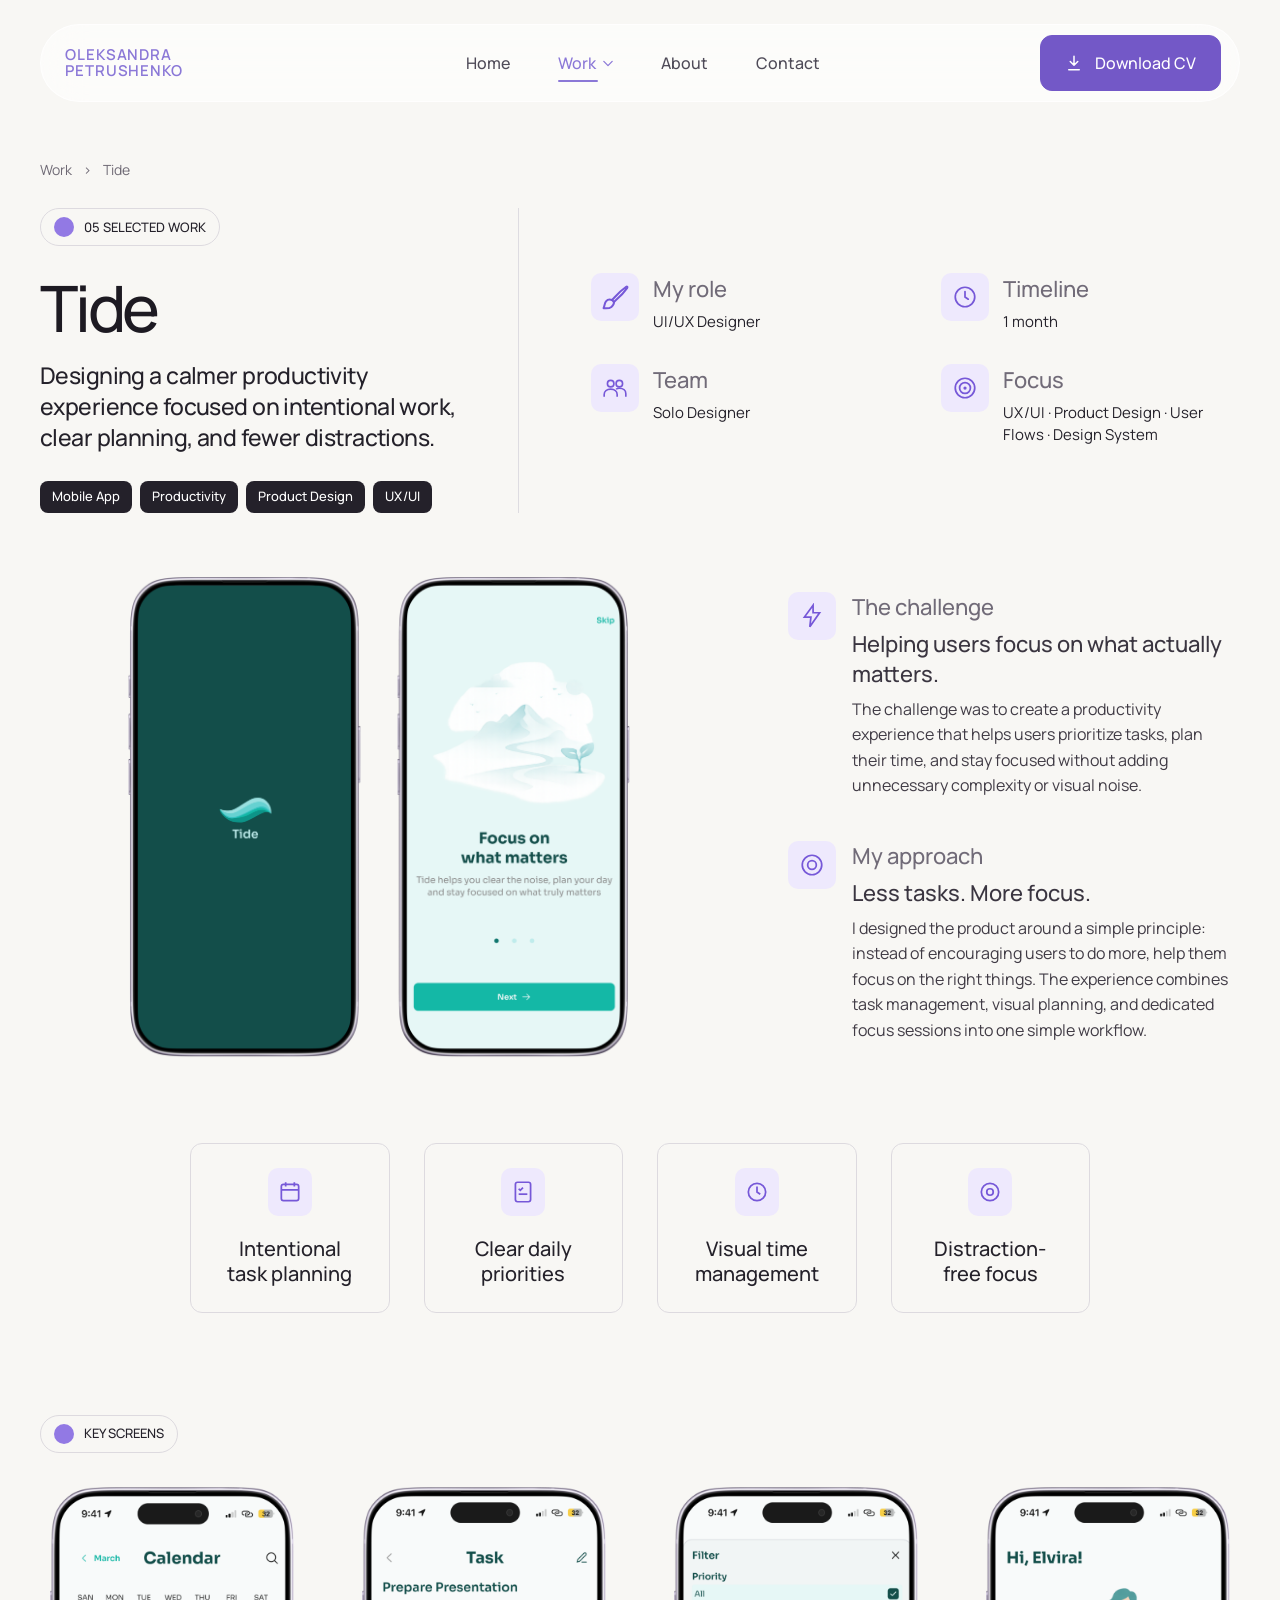
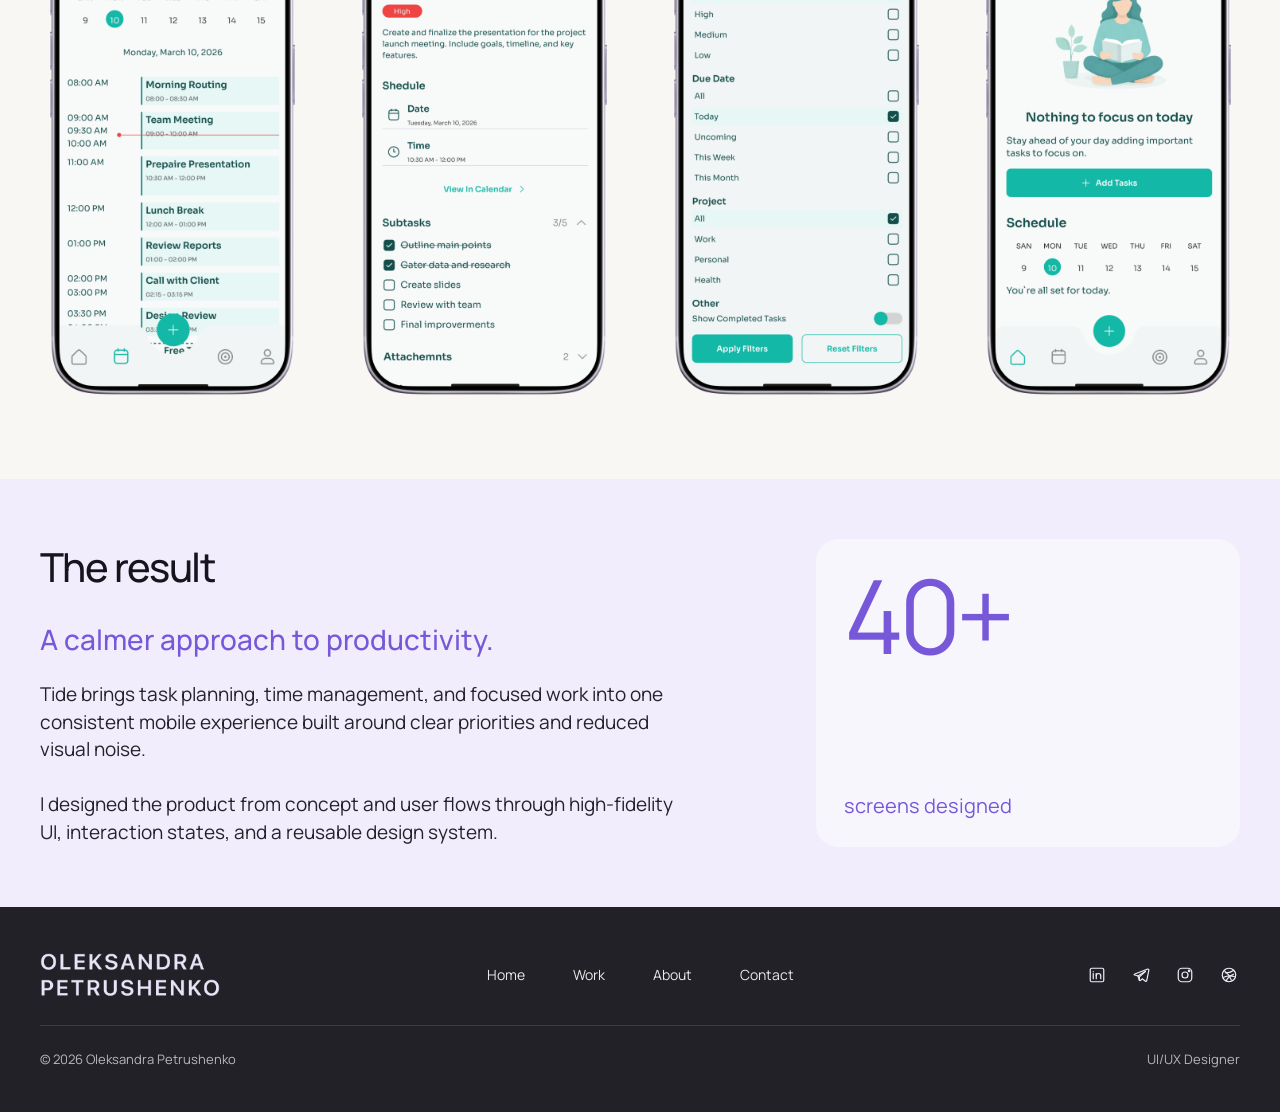
<file: tide/index.html>
<!DOCTYPE html>
<html lang="en-US">
<head>
    <meta charset="UTF-8">

    <meta name="viewport" content="width=device-width, initial-scale=1">
    <meta name="robots" content="max-image-preview:large">
    <title>Tide – Oleksandra Petrushenko</title>

    <link rel="canonical" href="/tide/">

    <link rel="icon" href="/wp-content/uploads/2026/10/mini-logo-150x150.png" sizes="32x32">
    <link rel="icon" href="/wp-content/uploads/2026/10/mini-logo-300x300.png" sizes="192x192">
    <link rel="apple-touch-icon" href="/wp-content/uploads/2026/10/mini-logo-300x300.png">
    <meta name="msapplication-TileImage" content="/wp-content/uploads/2026/10/mini-logo-300x300.png">
    <link rel="stylesheet" href="/css/style.css">
</head>

<body>

<div class="op-case op-case--tide">

    <!-- =========================================================
         HEADER
         ========================================================= -->

    <div class="op-header">

        <div class="op-header__inner">

            <a class="op-logo" href="/">
                <span>OLEKSANDRA</span>
                <span>PETRUSHENKO</span>
            </a>

            <nav class="op-nav" aria-label="Main navigation">
                <a href="/" class="op-nav__link">Home</a>

                <div class="op-nav-dropdown">
                    <a href="/work/" class="op-nav__link op-nav__link--active op-nav-dropdown__trigger">
                        Work

                        <svg class="op-nav-dropdown__arrow"
                             viewBox="0 0 12 8"
                             aria-hidden="true">
                            <path d="M1 1.5L6 6.5L11 1.5"/>
                        </svg>
                    </a>

                    <div class="op-nav-dropdown__menu">
                        <a href="/linkplanner/">LinkPlanner</a>
                        <a href="/huisleon/">HuisLeon</a>
                        <a href="/taxagent/">Taxagent</a>
                        <a href="/ai-landing/">AI Chat</a>
                        <a href="/tide/">Tide</a>
                    </div>
                </div>

                <a href="/about/" class="op-nav__link">About</a>
                <a href="/contact/" class="op-nav__link">Contact</a>
            </nav>

            <a class="op-cv" href="https://drive.google.com/file/d/191JbVOFERhRfzCGnw-VgpEy6xldY5_GI/view?usp=sharing"
               target="_blank" rel="noopener noreferrer">

                <svg class="op-cv__icon" viewbox="0 0 24 24" aria-hidden="true">
                    <path d="M12 3v12m0 0 5-5m-5 5-5-5M5 21h14" fill="none" stroke="currentColor" stroke-width="2"
                          stroke-linecap="round" stroke-linejoin="round"></path>
                </svg>

                <span>Download CV</span>
            </a>

            <button class="op-menu-toggle" type="button" aria-label="Open menu" aria-expanded="false"
                    aria-controls="op-mobile-menu" onclick="opToggleMenu(this)">
                <span></span>
                <span></span>
            </button>

            <div class="op-mobile-menu" id="op-mobile-menu">

                <nav class="op-mobile-nav" aria-label="Mobile navigation">

                    <a href="/">
                        Home
                        <span>→</span>
                    </a>

                    <a href="/work/">
                        Work
                        <span>→</span>
                    </a>

                    <a href="/linkplanner/">
                        LinkPlanner
                        <span>→</span>
                    </a>

                    <a href="/huisleon/">
                        HuisLeon
                        <span>→</span>
                    </a>

                    <a href="/taxagent/">
                        Taxagent
                        <span>→</span>
                    </a>

                    <a href="/ai-landing/">
                        AI Chat
                        <span>→</span>
                    </a>

                    <a href="/tide/" class="op-mobile-nav__active">
                        Tide
                        <span>→</span>
                    </a>

                    <a href="/about/">
                        About
                        <span>→</span>
                    </a>

                    <a href="/contact/">
                        Contact
                        <span>→</span>
                    </a>

                </nav>

                <a class="op-mobile-cv"
                   href="https://drive.google.com/file/d/191JbVOFERhRfzCGnw-VgpEy6xldY5_GI/view?usp=sharing"
                   target="_blank" rel="noopener noreferrer">

                    <svg viewbox="0 0 24 24" aria-hidden="true">
                        <path d="M12 3v12m0 0 5-5m-5 5-5-5M5 21h14" fill="none" stroke="currentColor" stroke-width="2"
                              stroke-linecap="round" stroke-linejoin="round"></path>
                    </svg>

                    Download CV

                </a>

            </div>

        </div>

    </div>


    <!-- =========================================================
         INTRO
         ========================================================= -->

    <section class="op-case-intro">

        <div class="op-case-intro__inner">

            <div class="op-case-breadcrumbs">
                <a href="/work/">Work</a>
                <span>›</span>
                Tide
            </div>

            <div class="op-case-intro__grid">

                <div class="op-case-intro__main">

                    <div class="op-case-label">
                        <span class="op-case-label__dot"></span>
                        05 SELECTED WORK
                    </div>

                    <h1 class="op-case-title">
                        Tide
                    </h1>

                    <p class="op-case-lead">
                        Designing a calmer productivity experience focused on
                        intentional work, clear planning, and fewer distractions.
                    </p>

                    <div class="op-case-tags">
                        <span>Mobile App</span>
                        <span>Productivity</span>
                        <span>Product Design</span>
                        <span>UX/UI</span>
                    </div>

                </div>


                <!-- PROJECT META -->

                <div class="op-case-meta">

                    <!-- MY ROLE -->

                    <div class="op-case-meta__item">

                        <div class="op-case-icon op-case-icon--brush">

                            <svg viewbox="0 0 32 32" fill="none" aria-hidden="true">

                                <path d="M12.2 18.8C15.5 15.5 19 10.3 27.8 4.1C28.7 3.5 29.6 4.4 29 5.3C22.8 14.1 17.6 17.6 14.3 20.9"
                                      stroke="currentColor" stroke-width="2.2" stroke-linecap="round"
                                      stroke-linejoin="round"></path>

                                <path d="M12.2 18.8L14.3 20.9" stroke="currentColor" stroke-width="2.2"
                                      stroke-linecap="round"></path>

                                <path d="M12.2 18.8C9.7 17.8 7.1 18.3 5.5 20.2C3.9 22.1 4.1 25 2.8 27.8C5.7 28.1 9.2 28.3 11.5 26.4C13.5 24.8 14.5 22.6 14.3 20.9"
                                      stroke="currentColor" stroke-width="2.2" stroke-linecap="round"
                                      stroke-linejoin="round"></path>

                            </svg>

                        </div>

                        <div>
                            <h3>My role</h3>
                            <p>UI/UX Designer</p>
                        </div>

                    </div>


                    <!-- TIMELINE -->

                    <div class="op-case-meta__item">

                        <div class="op-case-icon">

                            <svg viewbox="0 0 24 24" aria-hidden="true">

                                <circle cx="12" cy="12" r="9" fill="none" stroke="currentColor"
                                        stroke-width="1.6"></circle>

                                <path d="M12 7v5l3 2" fill="none" stroke="currentColor" stroke-width="1.6"
                                      stroke-linecap="round"></path>

                            </svg>

                        </div>

                        <div>
                            <h3>Timeline</h3>
                            <p>1 month</p>
                        </div>

                    </div>


                    <!-- TEAM -->

                    <div class="op-case-meta__item">

                        <div class="op-case-icon">

                            <svg viewbox="0 0 24 24" fill="none" stroke="currentColor" stroke-width="1.5"
                                 aria-hidden="true">

                                <circle cx="8" cy="8" r="3"></circle>
                                <circle cx="16" cy="8" r="3"></circle>

                                <path d="M2 20v-2c0-3 2.5-5 6-5s6 2 6 5v2"></path>
                                <path d="M13 13c1-.6 2-.8 3-.8 3.5 0 6 2 6 5V20"></path>

                            </svg>

                        </div>

                        <div>
                            <h3>Team</h3>
                            <p>Solo Designer</p>
                        </div>

                    </div>


                    <!-- FOCUS -->

                    <div class="op-case-meta__item">

                        <div class="op-case-icon">

                            <svg viewbox="0 0 24 24" aria-hidden="true">

                                <circle cx="12" cy="12" r="9" fill="none" stroke="currentColor"
                                        stroke-width="1.6"></circle>

                                <circle cx="12" cy="12" r="5" fill="none" stroke="currentColor"
                                        stroke-width="1.6"></circle>

                                <circle cx="12" cy="12" r="1.5" fill="currentColor"></circle>

                            </svg>

                        </div>

                        <div>
                            <h3>Focus</h3>

                            <p>
                                UX/UI · Product Design · User Flows · Design System
                            </p>
                        </div>

                    </div>

                </div>

            </div>

        </div>

    </section>


    <!-- =========================================================
         CHALLENGE + APPROACH
         ========================================================= -->

    <section class="op-case-story">

        <div class="op-case-story__inner">

            <!-- TWO PHONES -->

            <div class="op-case-story__visual">

                <img decoding="async" src="/wp-content/uploads/2026/10/Frame-10-scaled.png"
                     alt="Tide mobile app screens">

            </div>


            <div class="op-case-story__content">

                <!-- CHALLENGE -->

                <div class="op-case-story__item">

                    <div class="op-case-icon">

                        <svg viewbox="0 0 24 24" fill="none" stroke="currentColor" stroke-width="1.6"
                             aria-hidden="true">

                            <path d="M13 2 5 13h6l-1 9 9-13h-6V2Z"></path>

                        </svg>

                    </div>

                    <div>

                        <h3>The challenge</h3>

                        <p class="op-case-story__headline">
                            Helping users focus on what actually matters.
                        </p>

                        <p class="op-case-story__description">
                            The challenge was to create a productivity experience
                            that helps users prioritize tasks, plan their time,
                            and stay focused without adding unnecessary complexity
                            or visual noise.
                        </p>

                    </div>

                </div>


                <!-- APPROACH -->

                <div class="op-case-story__item">

                    <div class="op-case-icon">

                        <svg viewbox="0 0 24 24" aria-hidden="true">

                            <circle cx="12" cy="12" r="9" fill="none" stroke="currentColor" stroke-width="1.6"></circle>

                            <circle cx="12" cy="12" r="4" fill="none" stroke="currentColor" stroke-width="1.6"></circle>

                        </svg>

                    </div>

                    <div>

                        <h3>My approach</h3>

                        <p class="op-case-story__headline">
                            Less tasks. More focus.
                        </p>

                        <p class="op-case-story__description">
                            I designed the product around a simple principle:
                            instead of encouraging users to do more, help them
                            focus on the right things. The experience combines
                            task management, visual planning, and dedicated focus
                            sessions into one simple workflow.
                        </p>

                    </div>

                </div>

            </div>

        </div>

    </section>


    <!-- =========================================================
         BENEFITS
         ========================================================= -->

    <section class="op-case-benefits">

        <div class="op-case-benefits__inner">

            <!-- BENEFIT 1 -->

            <div class="op-case-benefit">

                <div class="op-case-icon">

                    <svg viewbox="0 0 24 24" fill="none" stroke="currentColor" stroke-width="1.6">

                        <rect x="4" y="5" width="16" height="15" rx="2"></rect>
                        <path d="M8 3v4M16 3v4M4 10h16"></path>

                    </svg>

                </div>

                <h3>
                    Intentional<br>
                    task planning
                </h3>

            </div>


            <!-- BENEFIT 2 -->

            <div class="op-case-benefit">

                <div class="op-case-icon">

                    <svg viewbox="0 0 24 24" fill="none" stroke="currentColor" stroke-width="1.6">

                        <rect x="5" y="3" width="14" height="18" rx="2"></rect>
                        <path d="m8 9 1.5 1.5L12 8"></path>
                        <path d="M8 14h8"></path>

                    </svg>

                </div>

                <h3>
                    Clear daily<br>
                    priorities
                </h3>

            </div>


            <!-- BENEFIT 3 -->

            <div class="op-case-benefit">

                <div class="op-case-icon">

                    <svg viewbox="0 0 24 24" fill="none" stroke="currentColor" stroke-width="1.6">

                        <circle cx="12" cy="12" r="8"></circle>
                        <path d="M12 7v5l3 2"></path>

                    </svg>

                </div>

                <h3>
                    Visual time<br>
                    management
                </h3>

            </div>


            <!-- BENEFIT 4 -->

            <div class="op-case-benefit">

                <div class="op-case-icon">

                    <svg viewbox="0 0 24 24" fill="none" stroke="currentColor" stroke-width="1.6">

                        <circle cx="12" cy="12" r="8"></circle>
                        <circle cx="12" cy="12" r="3"></circle>

                    </svg>

                </div>

                <h3>
                    Distraction-<br>
                    free focus
                </h3>

            </div>

        </div>

    </section>


    <!-- =========================================================
         KEY SCREENS
         ========================================================= -->

    <section class="op-case-screens">

        <div class="op-case-screens__inner">

            <div class="op-case-screens__label-wrap">

                <div class="op-case-section-label">
                    <span class="op-case-section-label__dot"></span>
                    <span>KEY SCREENS</span>
                </div>

            </div>


            <div class="op-case-screens__grid">

                <div class="op-case-screen">

                    <img decoding="async" src="/wp-content/uploads/2026/10/iPhone-17-Lavander-3-scaled.png"
                         alt="Tide home screen">

                </div>


                <div class="op-case-screen">

                    <img decoding="async" src="/wp-content/uploads/2026/10/iPhone-17-Lavander-2-scaled.png"
                         alt="Tide filter screen">

                </div>


                <div class="op-case-screen">

                    <img decoding="async" src="/wp-content/uploads/2026/10/iPhone-17-Lavander-1-scaled.png"
                         alt="Tide task screen">

                </div>


                <div class="op-case-screen">

                    <img decoding="async" src="/wp-content/uploads/2026/10/iPhone-17-Lavander-scaled.png"
                         alt="Tide calendar screen">

                </div>

            </div>

        </div>

    </section>


    <!-- =========================================================
         RESULT
         ========================================================= -->

    <section class="op-case-result">

        <div class="op-case-result__inner">

            <div class="op-case-result__content">

                <h2>The result</h2>

                <p class="op-case-result__highlight">
                    A calmer approach to productivity.
                </p>

                <p class="op-case-result__text">
                    Tide brings task planning, time management, and focused
                    work into one consistent mobile experience built around
                    clear priorities and reduced visual noise.
                    <br><br>
                    I designed the product from concept and user flows through
                    high-fidelity UI, interaction states, and a reusable
                    design system.
                </p>

            </div>


            <div class="op-case-result__stat">

                <div class="op-case-result__number">
                    40+
                </div>

                <div class="op-case-result__caption">
                    screens designed
                </div>

            </div>

        </div>

    </section>


    <!-- ==================================================
         FOOTER
         ================================================== -->

    <footer class="op-footer">

        <div class="op-footer__inner">

            <!-- ===== LOGO ===== -->

            <a class="op-footer__logo" href="/" aria-label="Home">
                <img decoding="async" src="/wp-content/uploads/2026/10/logo-1.png" alt="Oleksandra Petrushenko">
            </a>


            <!-- ===== NAVIGATION ===== -->

            <nav class="op-footer__nav" aria-label="Footer navigation">

                <a href="/">Home</a>
                <a href="/work/">Work</a>
                <a href="/about/">About</a>
                <a href="/contact/">Contact</a>

            </nav>


            <!-- ===== SOCIALS ===== -->

            <div class="op-footer__socials">


                <!-- LINKEDIN -->

                <a href="https://www.linkedin.com/in/oleksandra-petrushenko-designer/" target="_blank"
                   rel="noopener noreferrer" aria-label="LinkedIn">
                    <svg viewbox="0 0 24 24" aria-hidden="true">
                        <rect x="3" y="3" width="18" height="18" rx="2"></rect>
                        <path d="M7 10v7"></path>
                        <path d="M7 7.5v.01"></path>
                        <path d="M11 17v-7"></path>
                        <path d="M11 13c0-1.7 1.2-3 3-3s3 1.3 3 3v4"></path>
                    </svg>
                </a>


                <!-- TELEGRAM -->

                <a href="https://t.me/Alexandra24Pe" target="_blank" rel="noopener noreferrer" aria-label="Telegram">
                    <svg viewbox="0 0 24 24" aria-hidden="true">
                        <path d="M21 4 3.8 10.6c-1.2.5-1.2 1.1-.2 1.4l4.4 1.4 1.7 5.2c.2.6.1.9.8.9.5 0 .8-.2 1-.4l2.1-2 4.4 3.2c.8.4 1.4.2 1.6-.8L22.4 6c.3-1.2-.5-1.8-1.4-2Z"></path>
                        <path d="m8 13.4 10.1-6.3"></path>
                        <path d="m9.7 18.6.2-4.1 7.4-6.7"></path>
                    </svg>
                </a>


                <!-- INSTAGRAM -->

                <a href="https://www.instagram.com/alpe_designer" target="_blank" rel="noopener noreferrer"
                   aria-label="Instagram">
                    <svg viewbox="0 0 24 24" aria-hidden="true">
                        <rect x="3" y="3" width="18" height="18" rx="5"></rect>
                        <circle cx="12" cy="12" r="4"></circle>
                        <circle cx="17.5" cy="6.5" r="1"></circle>
                    </svg>
                </a>


                <!-- DRIBBBLE -->

                <a href="https://dribbble.com/_al_pe_" target="_blank" rel="noopener noreferrer" aria-label="Dribbble">
                    <svg viewbox="0 0 24 24" aria-hidden="true">
                        <circle cx="12" cy="12" r="9"></circle>
                        <path d="M6 6.5c4 3 7 7 9 12"></path>
                        <path d="M5 15c4-2 9-2.5 14-1"></path>
                        <path d="M8 20c2-4 5-7 10-9"></path>
                        <path d="M7 9c4 .3 8-.5 11-3"></path>
                    </svg>
                </a>

            </div>

        </div>
        <!-- BOTTOM -->

        <div class="op-footer__bottom">

            <p>
                © 2026 Oleksandra Petrushenko
            </p>

            <p>
                UI/UX Designer
            </p>

        </div>
    </footer>

</div>

<script src="/js/main.js"></script>

<!-- Cloudflare Web Analytics -->
<script
        type="module"
        src="https://static.cloudflareinsights.com/beacon.min.js"
        data-cf-beacon='{"token":"5943d422c7884ce194f5fe70c7620913"}'>
</script>
<!-- End Cloudflare Web Analytics -->

</body>
</html>
</file>
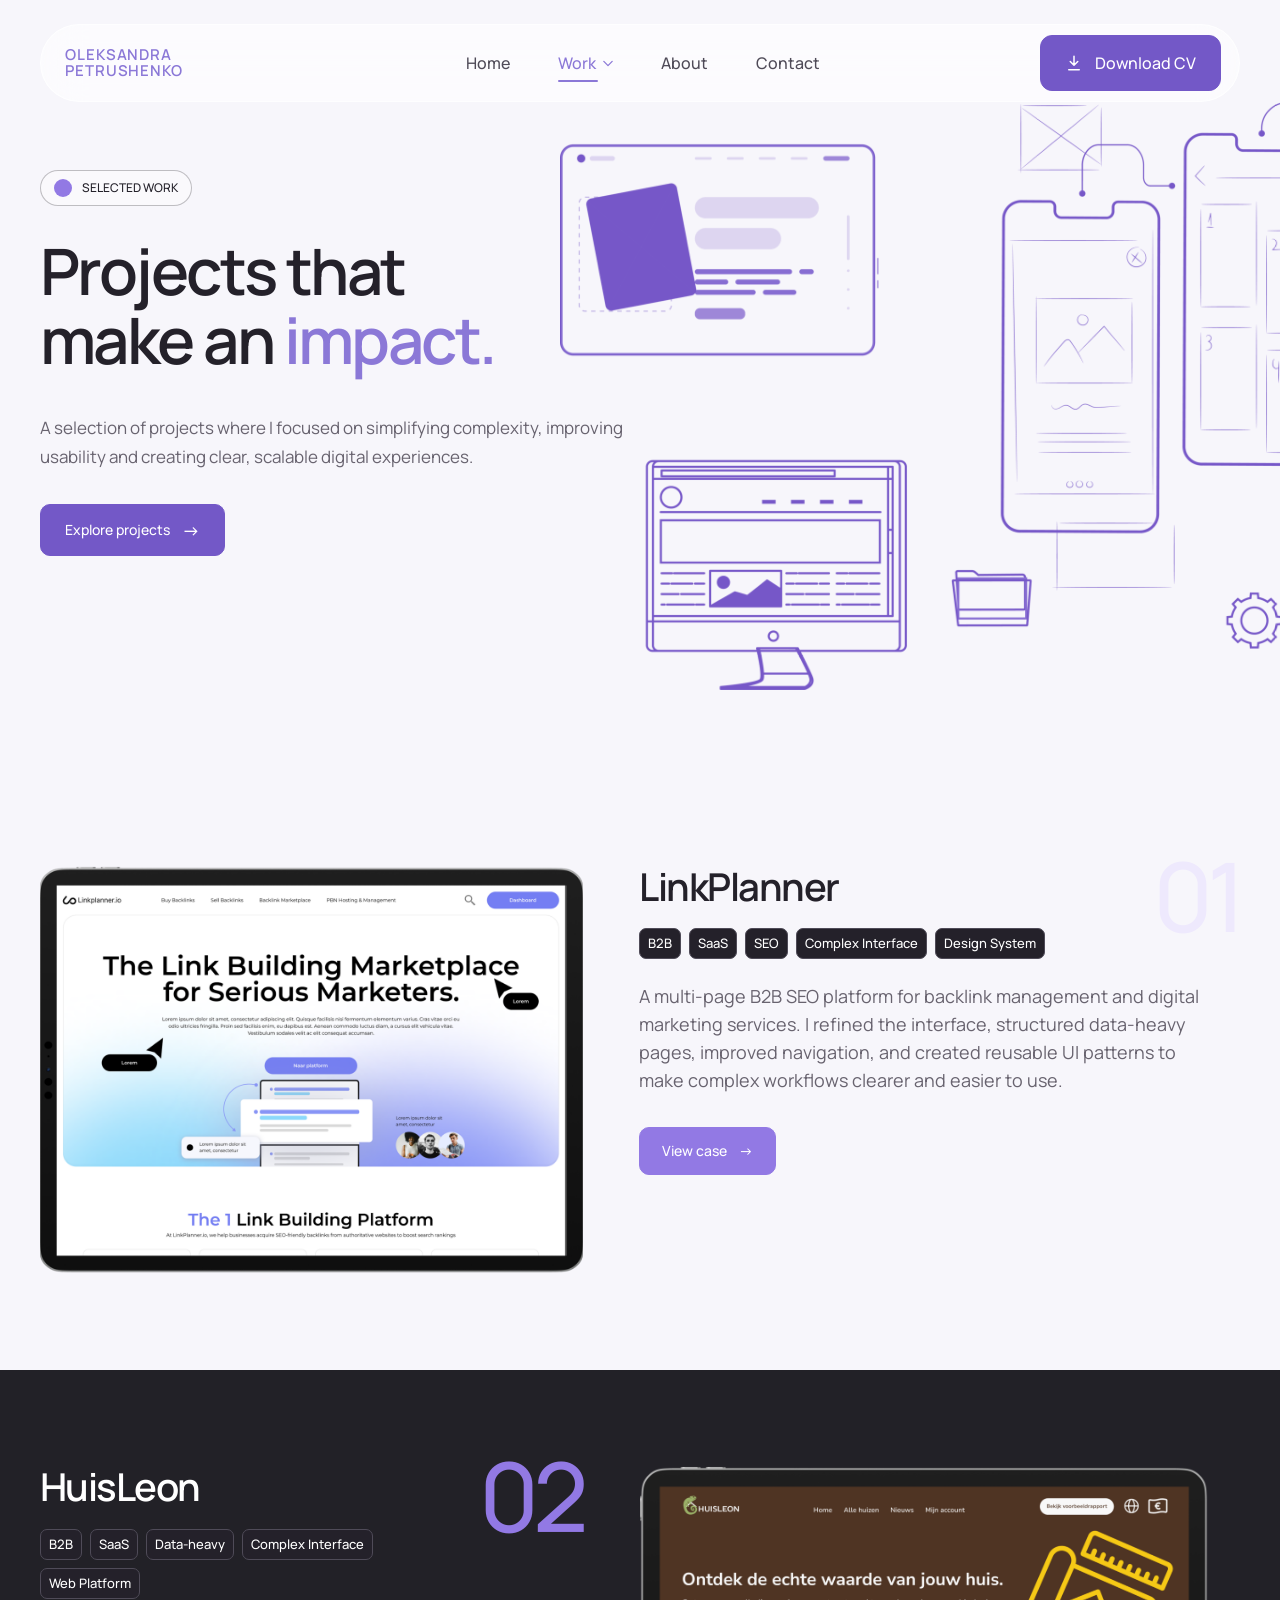
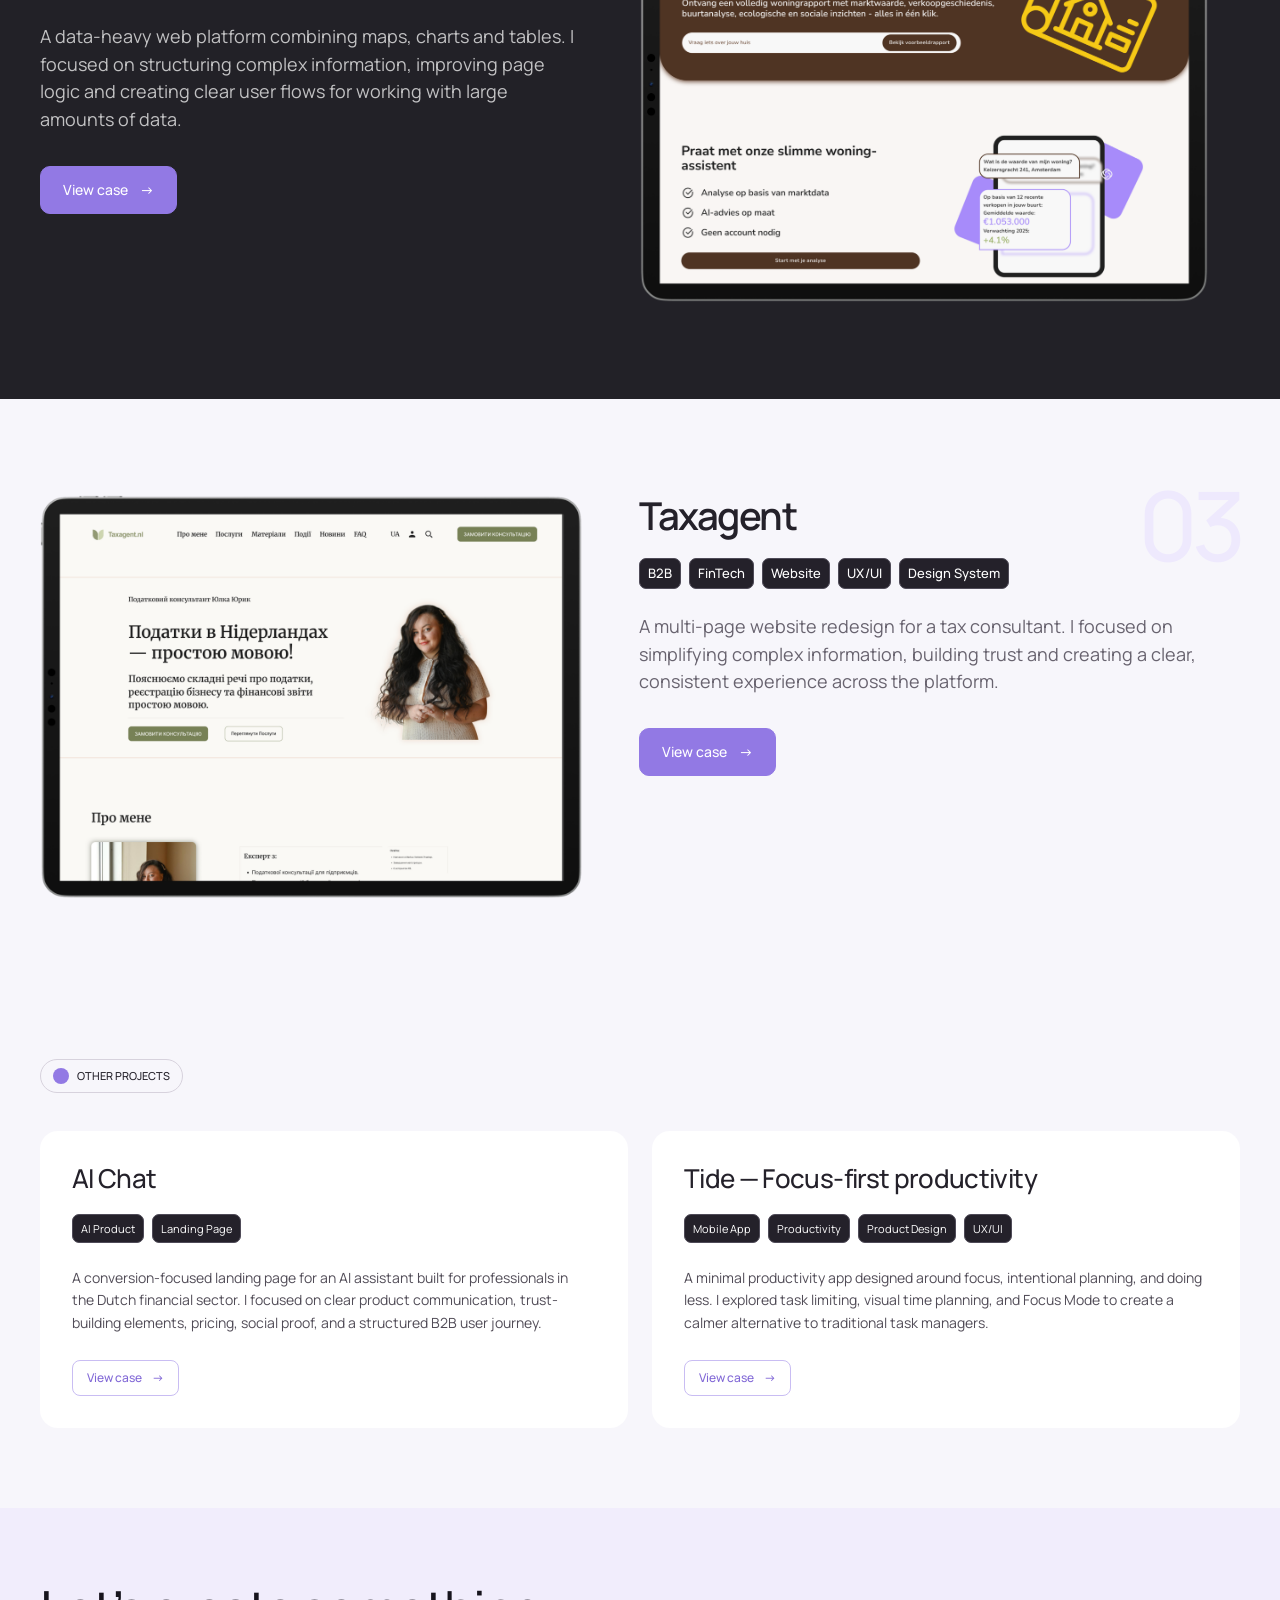
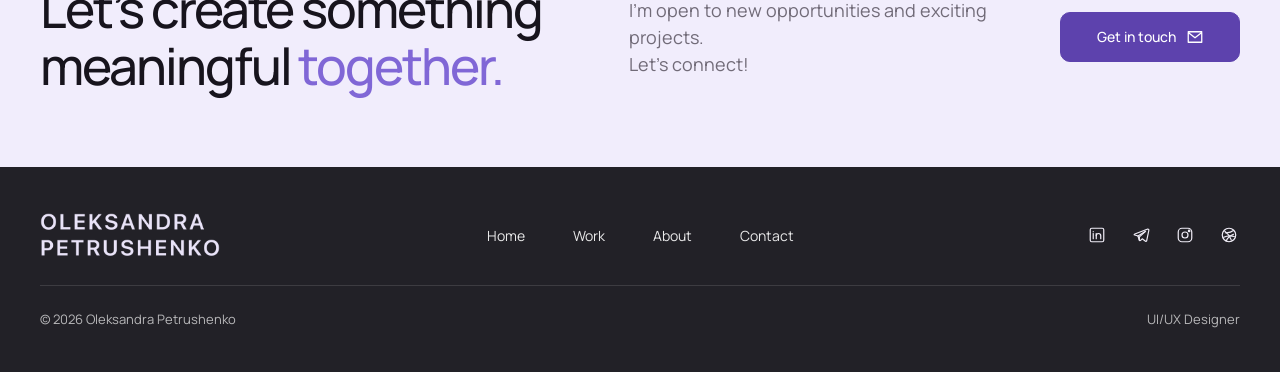
<file: work/index.html>
<!DOCTYPE html>
<html lang="en-US">
<head>
    <meta charset="UTF-8">

    <meta name="viewport" content="width=device-width, initial-scale=1">
    <meta name="robots" content="max-image-preview:large">
    <title>Work – Oleksandra Petrushenko</title>

    <link rel="canonical" href="/work/">

    <link rel="icon" href="/wp-content/uploads/2026/10/mini-logo-150x150.png" sizes="32x32">
    <link rel="icon" href="/wp-content/uploads/2026/10/mini-logo-300x300.png" sizes="192x192">
    <link rel="apple-touch-icon" href="/wp-content/uploads/2026/10/mini-logo-300x300.png">
    <meta name="msapplication-TileImage" content="/wp-content/uploads/2026/10/mini-logo-300x300.png">
    <link rel="stylesheet" href="/css/style.css">
</head>

<body>

<!-- ==================================================
     HEADER
     ================================================== -->

<div class="op-header">

    <div class="op-header__inner">

        <a class="op-logo" href="/">
            <span>OLEKSANDRA</span>
            <span>PETRUSHENKO</span>
        </a>

        <nav class="op-nav" aria-label="Main navigation">
            <a href="/" class="op-nav__link">Home</a>

            <div class="op-nav-dropdown">
                <a href="/work/" class="op-nav__link op-nav__link--active op-nav-dropdown__trigger">
                    Work

                    <svg class="op-nav-dropdown__arrow"
                         viewBox="0 0 12 8"
                         aria-hidden="true">
                        <path d="M1 1.5L6 6.5L11 1.5"/>
                    </svg>
                </a>

                <div class="op-nav-dropdown__menu">
                    <a href="/linkplanner/">LinkPlanner</a>
                    <a href="/huisleon/">HuisLeon</a>
                    <a href="/taxagent/">Taxagent</a>
                    <a href="/ai-landing/">AI Chat</a>
                    <a href="/tide/">Tide</a>
                </div>
            </div>

            <a href="/about/" class="op-nav__link">About</a>
            <a href="/contact/" class="op-nav__link">Contact</a>
        </nav>

        <a class="op-cv" href="https://drive.google.com/file/d/191JbVOFERhRfzCGnw-VgpEy6xldY5_GI/view?usp=sharing"
           target="_blank" rel="noopener noreferrer">

            <svg class="op-cv__icon" viewbox="0 0 24 24" aria-hidden="true">
                <path d="M12 3v12m0 0 5-5m-5 5-5-5M5 21h14" fill="none" stroke="currentColor" stroke-width="2"
                      stroke-linecap="round" stroke-linejoin="round"></path>
            </svg>

            <span>Download CV</span>
        </a>


        <!-- MOBILE BURGER -->

        <button class="op-menu-toggle" type="button" aria-label="Open menu" aria-expanded="false"
                aria-controls="op-mobile-menu" onclick="opToggleMenu(this)">
            <span></span>
            <span></span>
        </button>


        <!-- MOBILE MENU -->

        <div class="op-mobile-menu" id="op-mobile-menu">

            <nav class="op-mobile-nav" aria-label="Mobile navigation">

                <a href="/">
                    Home
                    <span>→</span>
                </a>

                <a href="/work/" class="op-mobile-nav__active">
                    Work
                    <span>→</span>
                </a>

                <a href="/linkplanner/">
                    LinkPlanner
                    <span>→</span>
                </a>

                <a href="/huisleon/">
                    HuisLeon
                    <span>→</span>
                </a>

                <a href="/taxagent/">
                    Taxagent
                    <span>→</span>
                </a>

                <a href="/ai-landing/">
                    AI Chat
                    <span>→</span>
                </a>

                <a href="/tide/">
                    Tide
                    <span>→</span>
                </a>

                <a href="/about/">
                    About
                    <span>→</span>
                </a>

                <a href="/contact/">
                    Contact
                    <span>→</span>
                </a>

            </nav>

            <a class="op-mobile-cv"
               href="https://drive.google.com/file/d/191JbVOFERhRfzCGnw-VgpEy6xldY5_GI/view?usp=sharing" target="_blank"
               rel="noopener noreferrer">

                <svg viewbox="0 0 24 24" aria-hidden="true">
                    <path d="M12 3v12m0 0 5-5m-5 5-5-5M5 21h14" fill="none" stroke="currentColor" stroke-width="2"
                          stroke-linecap="round" stroke-linejoin="round"></path>
                </svg>

                <span>Download CV</span>
            </a>

        </div>

    </div>

</div>


<!-- ==================================================
     WORK HERO
     ================================================== -->

<section class="op-work-hero">

    <div class="op-work-hero__inner">

        <!-- LEFT CONTENT -->

        <div class="op-work-hero__content">

            <div class="op-work-hero__label">
                <span class="op-work-hero__label-dot"></span>
                SELECTED WORK
            </div>

            <h1 class="op-work-hero__title">
                Projects that<br>
                make an <span>impact.</span>
            </h1>

            <p class="op-work-hero__text">
                A selection of projects where
                I focused on simplifying complexity,
                improving usability and creating clear,
                scalable digital experiences.
            </p>

            <a class="op-work-hero__button" href="#projects">
                Explore projects
                <span>→</span>
            </a>

        </div>


        <!-- RIGHT ILLUSTRATION -->

        <div class="op-work-hero__visual">
            <img decoding="async" class="op-work-hero__image" src="/wp-content/uploads/2026/10/Group-2-scaled.png"
                 alt="">
        </div>

    </div>

</section>

<!-- ==================================================
     PROJECT 01 — LINKPLANNER
     ================================================== -->

<section class="op-work-project op-work-project--light" id="projects">

    <div class="op-work-project__inner">

        <!-- IMAGE -->

        <div class="op-work-project__visual">
            <img decoding="async" class="op-work-project__image" src="/wp-content/uploads/2026/10/image-1-scaled.png"
                 alt="LinkPlanner project">
        </div>


        <!-- CONTENT -->

        <div class="op-work-project__content">

            <div class="op-work-project__number">
                01
            </div>

            <h2 class="op-work-project__title">
                LinkPlanner
            </h2>

            <div class="op-work-project__tags">
                <span>B2B</span>
                <span>SaaS</span>
                <span>SEO</span>
                <span>Complex Interface</span>
                <span>Design System</span>
            </div>

            <p class="op-work-project__description">
                A multi-page B2B SEO platform for backlink management and digital marketing services.
                I refined the interface, structured data-heavy pages, improved navigation, and created
                reusable UI patterns to make complex workflows clearer and easier to use.
            </p>

            <a class="op-work-project__button" href="/linkplanner/">
                <span>View case</span>
                <span aria-hidden="true">→</span>
            </a>

        </div>

    </div>

</section>

<!-- ==================================================
     PROJECT 02 — HUISLEON
     ================================================== -->

<section class="op-work-project op-work-project--dark op-work-project--reverse">

    <div class="op-work-project__inner">

        <!-- CONTENT -->

        <div class="op-work-project__content">

            <div class="op-work-project__number">
                02
            </div>

            <h2 class="op-work-project__title">
                HuisLeon
            </h2>

            <div class="op-work-project__tags">
                <span>B2B</span>
                <span>SaaS</span>
                <span>Data-heavy</span>
                <span>Complex Interface</span>
                <span>Web Platform</span>
            </div>

            <p class="op-work-project__description">
                A data-heavy web platform combining maps, charts and tables.
                I focused on structuring complex information, improving page logic
                and creating clear user flows for working with large amounts of data.
            </p>

            <a class="op-work-project__button" href="/huisleon/">
                <span>View case</span>
                <span aria-hidden="true">→</span>
            </a>

        </div>


        <!-- IMAGE -->

        <div class="op-work-project__visual">
            <img decoding="async" class="op-work-project__image" src="/wp-content/uploads/2026/10/image-3-scaled.png"
                 alt="HuisLeon project">
        </div>

    </div>

</section>

<!-- ==================================================
     PROJECT 03 — TAXAGENT
     ================================================== -->

<section class="op-work-project op-work-project--light">

    <div class="op-work-project__inner">

        <!-- IMAGE -->

        <div class="op-work-project__visual">
            <img decoding="async" class="op-work-project__image" src="/wp-content/uploads/2026/10/image-2-scaled.png"
                 alt="Taxagent project">
        </div>


        <!-- CONTENT -->

        <div class="op-work-project__content">

            <div class="op-work-project__number">
                03
            </div>

            <h2 class="op-work-project__title">
                Taxagent
            </h2>

            <div class="op-work-project__tags">
                <span>B2B</span>
                <span>FinTech</span>
                <span>Website</span>
                <span>UX/UI</span>
                <span>Design System</span>
            </div>

            <p class="op-work-project__description">
                A multi-page website redesign for a tax consultant.
                I focused on simplifying complex information, building trust
                and creating a clear, consistent experience across the platform.
            </p>

            <a class="op-work-project__button" href="/taxagent/">
                <span>View case</span>
                <span aria-hidden="true">→</span>
            </a>

        </div>

    </div>

</section>

<!-- ==================================================
     OTHER PROJECTS
     ================================================== -->

<section class="op-other-projects">

    <div class="op-other-projects__inner">

        <!-- LABEL -->

        <div class="op-other-projects__label">
            <span class="op-other-projects__label-dot"></span>
            OTHER PROJECTS
        </div>


        <!-- CARDS -->

        <div class="op-other-projects__grid">


            <!-- AI CHAT -->

            <article class="op-other-card">

                <h3 class="op-other-card__title">
                    AI Chat
                </h3>

                <div class="op-other-card__tags">
                    <span>AI Product</span>
                    <span>Landing Page</span>
                </div>

                <p class="op-other-card__description">
                    A conversion-focused landing page for an AI assistant built
                    for professionals in the Dutch financial sector. I focused on clear
                    product communication, trust-building elements, pricing, social
                    proof, and a structured B2B user journey.
                </p>

                <a class="op-other-card__button" href="/ai-landing/">
                    <span>View case</span>
                    <span aria-hidden="true">→</span>
                </a>

            </article>


            <!-- TIDE -->

            <article class="op-other-card">

                <h3 class="op-other-card__title">
                    Tide — Focus-first productivity
                </h3>

                <div class="op-other-card__tags">
                    <span>Mobile App</span>
                    <span>Productivity</span>
                    <span>Product Design</span>
                    <span>UX/UI</span>
                </div>

                <p class="op-other-card__description">
                    A minimal productivity app designed around focus, intentional
                    planning, and doing less. I explored task limiting, visual time planning,
                    and Focus Mode to create a calmer alternative to traditional task
                    managers.
                </p>

                <a class="op-other-card__button" href="/tide/">
                    <span>View case</span>
                    <span aria-hidden="true">→</span>
                </a>

            </article>

        </div>

    </div>

</section>

<!-- ==================================================
     CTA
     ================================================== -->

<section class="op-work-cta">

    <div class="op-work-cta__inner">

        <h2 class="op-work-cta__title">
            Let’s create something<br>
            meaningful <span>together.</span>
        </h2>

        <p class="op-work-cta__text">
            I’m open to new opportunities and exciting projects.<br>
            Let’s connect!
        </p>

        <a class="op-work-cta__button" href="mailto:oleksandrapetrushenko2401@gmail.com">
            <span>Get in touch</span>

            <svg class="op-work-cta__icon" viewbox="0 0 24 24" aria-hidden="true">
                <path d="M3 5h18v14H3V5Zm0 1 9 7 9-7" fill="none" stroke="currentColor" stroke-width="1.7"
                      stroke-linecap="round" stroke-linejoin="round"></path>
            </svg>
        </a>

    </div>

</section>

<!-- ==================================================
     FOOTER
     ================================================== -->

<footer class="op-footer">

    <div class="op-footer__inner">

        <!-- ===== LOGO ===== -->

        <a class="op-footer__logo" href="/" aria-label="Home">
            <img decoding="async" src="/wp-content/uploads/2026/10/logo-1.png" alt="Oleksandra Petrushenko">
        </a>


        <!-- ===== NAVIGATION ===== -->

        <nav class="op-footer__nav" aria-label="Footer navigation">

            <a href="/">Home</a>
            <a href="/work/">Work</a>
            <a href="/about/">About</a>
            <a href="/contact/">Contact</a>

        </nav>


        <!-- ===== SOCIALS ===== -->

        <div class="op-footer__socials">


            <!-- LINKEDIN -->

            <a href="https://www.linkedin.com/in/oleksandra-petrushenko-designer/" target="_blank"
               rel="noopener noreferrer" aria-label="LinkedIn">
                <svg viewbox="0 0 24 24" aria-hidden="true">
                    <rect x="3" y="3" width="18" height="18" rx="2"></rect>
                    <path d="M7 10v7"></path>
                    <path d="M7 7.5v.01"></path>
                    <path d="M11 17v-7"></path>
                    <path d="M11 13c0-1.7 1.2-3 3-3s3 1.3 3 3v4"></path>
                </svg>
            </a>


            <!-- TELEGRAM -->

            <a href="https://t.me/Alexandra24Pe" target="_blank" rel="noopener noreferrer" aria-label="Telegram">
                <svg viewbox="0 0 24 24" aria-hidden="true">
                    <path d="M21 4 3.8 10.6c-1.2.5-1.2 1.1-.2 1.4l4.4 1.4 1.7 5.2c.2.6.1.9.8.9.5 0 .8-.2 1-.4l2.1-2 4.4 3.2c.8.4 1.4.2 1.6-.8L22.4 6c.3-1.2-.5-1.8-1.4-2Z"></path>
                    <path d="m8 13.4 10.1-6.3"></path>
                    <path d="m9.7 18.6.2-4.1 7.4-6.7"></path>
                </svg>
            </a>


            <!-- INSTAGRAM -->

            <a href="https://www.instagram.com/alpe_designer" target="_blank" rel="noopener noreferrer"
               aria-label="Instagram">
                <svg viewbox="0 0 24 24" aria-hidden="true">
                    <rect x="3" y="3" width="18" height="18" rx="5"></rect>
                    <circle cx="12" cy="12" r="4"></circle>
                    <circle cx="17.5" cy="6.5" r="1"></circle>
                </svg>
            </a>


            <!-- DRIBBBLE -->

            <a href="https://dribbble.com/_al_pe_" target="_blank" rel="noopener noreferrer" aria-label="Dribbble">
                <svg viewbox="0 0 24 24" aria-hidden="true">
                    <circle cx="12" cy="12" r="9"></circle>
                    <path d="M6 6.5c4 3 7 7 9 12"></path>
                    <path d="M5 15c4-2 9-2.5 14-1"></path>
                    <path d="M8 20c2-4 5-7 10-9"></path>
                    <path d="M7 9c4 .3 8-.5 11-3"></path>
                </svg>
            </a>

        </div>

    </div>
    <!-- BOTTOM -->

    <div class="op-footer__bottom">

        <p>
            © 2026 Oleksandra Petrushenko
        </p>

        <p>
            UI/UX Designer
        </p>

    </div>
</footer>

<script src="/js/main.js"></script>

<!-- Cloudflare Web Analytics -->
<script
        type="module"
        src="https://static.cloudflareinsights.com/beacon.min.js"
        data-cf-beacon='{"token":"5943d422c7884ce194f5fe70c7620913"}'>
</script>
<!-- End Cloudflare Web Analytics -->

</body>
</html>
</file>
<file: css/style.css>
@import url("./base.css");
@import url("./header.css");
@import url("./footer.css");
@import url("./home.css");
@import url("./work.css");
@import url("./about.css");
@import url("./contact.css");
@import url("./case.css");

/* =========================================================
   ACCESSIBILITY — PRIMARY BUTTON COLORS
   ========================================================= */
.op-cv,
.op-mobile-cv,
.op-hero__primary,
.op-cta__button,
.op-work-hero__button,
.op-work-card__button,
.op-about-page .op-btn--primary,
.op-contact .op-contact-btn,
.op-work-cta__button,
.op-other-projects__button {
    background: #7358c7;
    border-color: #7358c7;
    color: #ffffff;
}

.op-cv:hover,
.op-mobile-cv:hover,
.op-hero__primary:hover,
.op-cta__button:hover,
.op-work-hero__button:hover,
.op-work-card__button:hover,
.op-about-page .op-btn--primary:hover,
.op-contact .op-contact-btn:hover,
.op-work-cta__button,
.op-other-projects__button:hover {
    background: #674bbd;
    border-color: #674bbd;
    color: #ffffff;
}

.op-cv:active,
.op-mobile-cv:active,
.op-hero__primary:active,
.op-cta__button:active,
.op-work-hero__button:active,
.op-work-card__button:active,
.op-about-page .op-btn--primary:active,
.op-contact .op-contact-btn:active,
.op-work-cta__button,
.op-other-projects__button:active {
    background: #5d42ad;
    border-color: #5d42ad;
    color: #ffffff;
}
</file>
